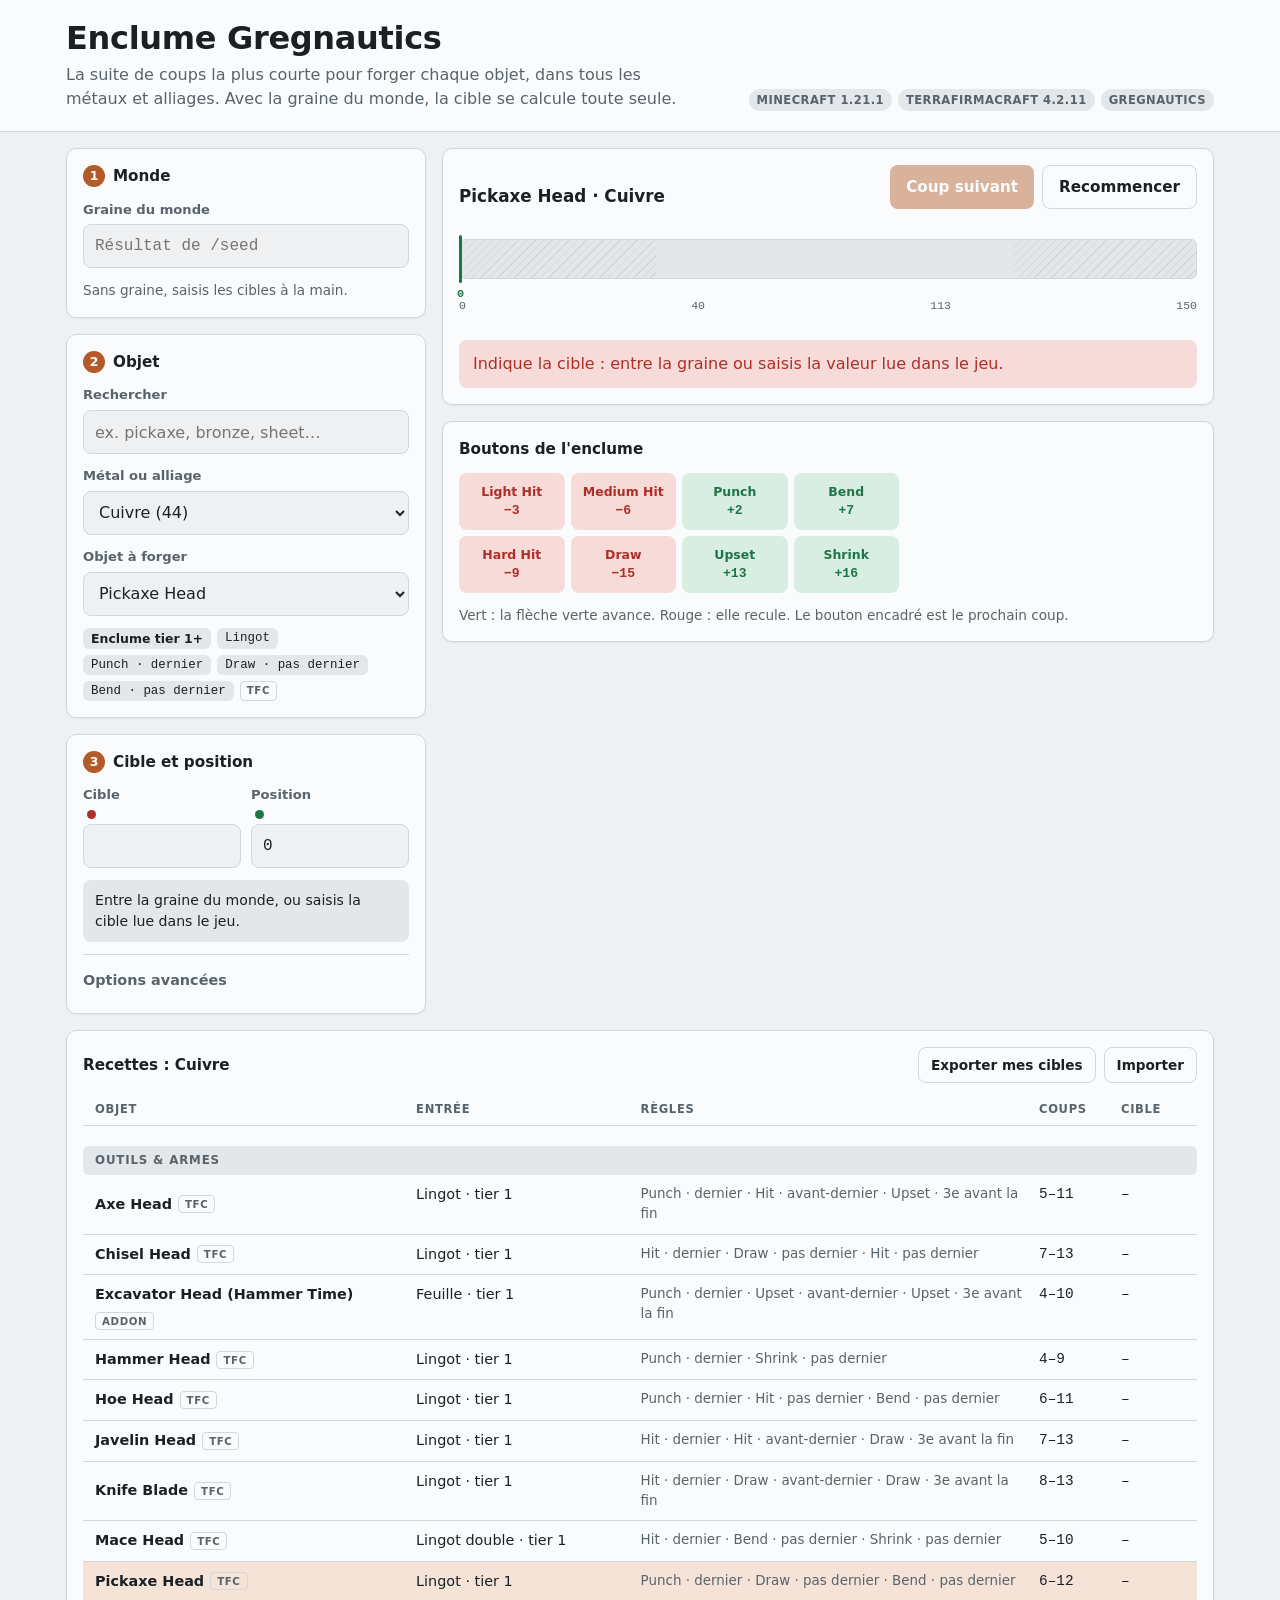
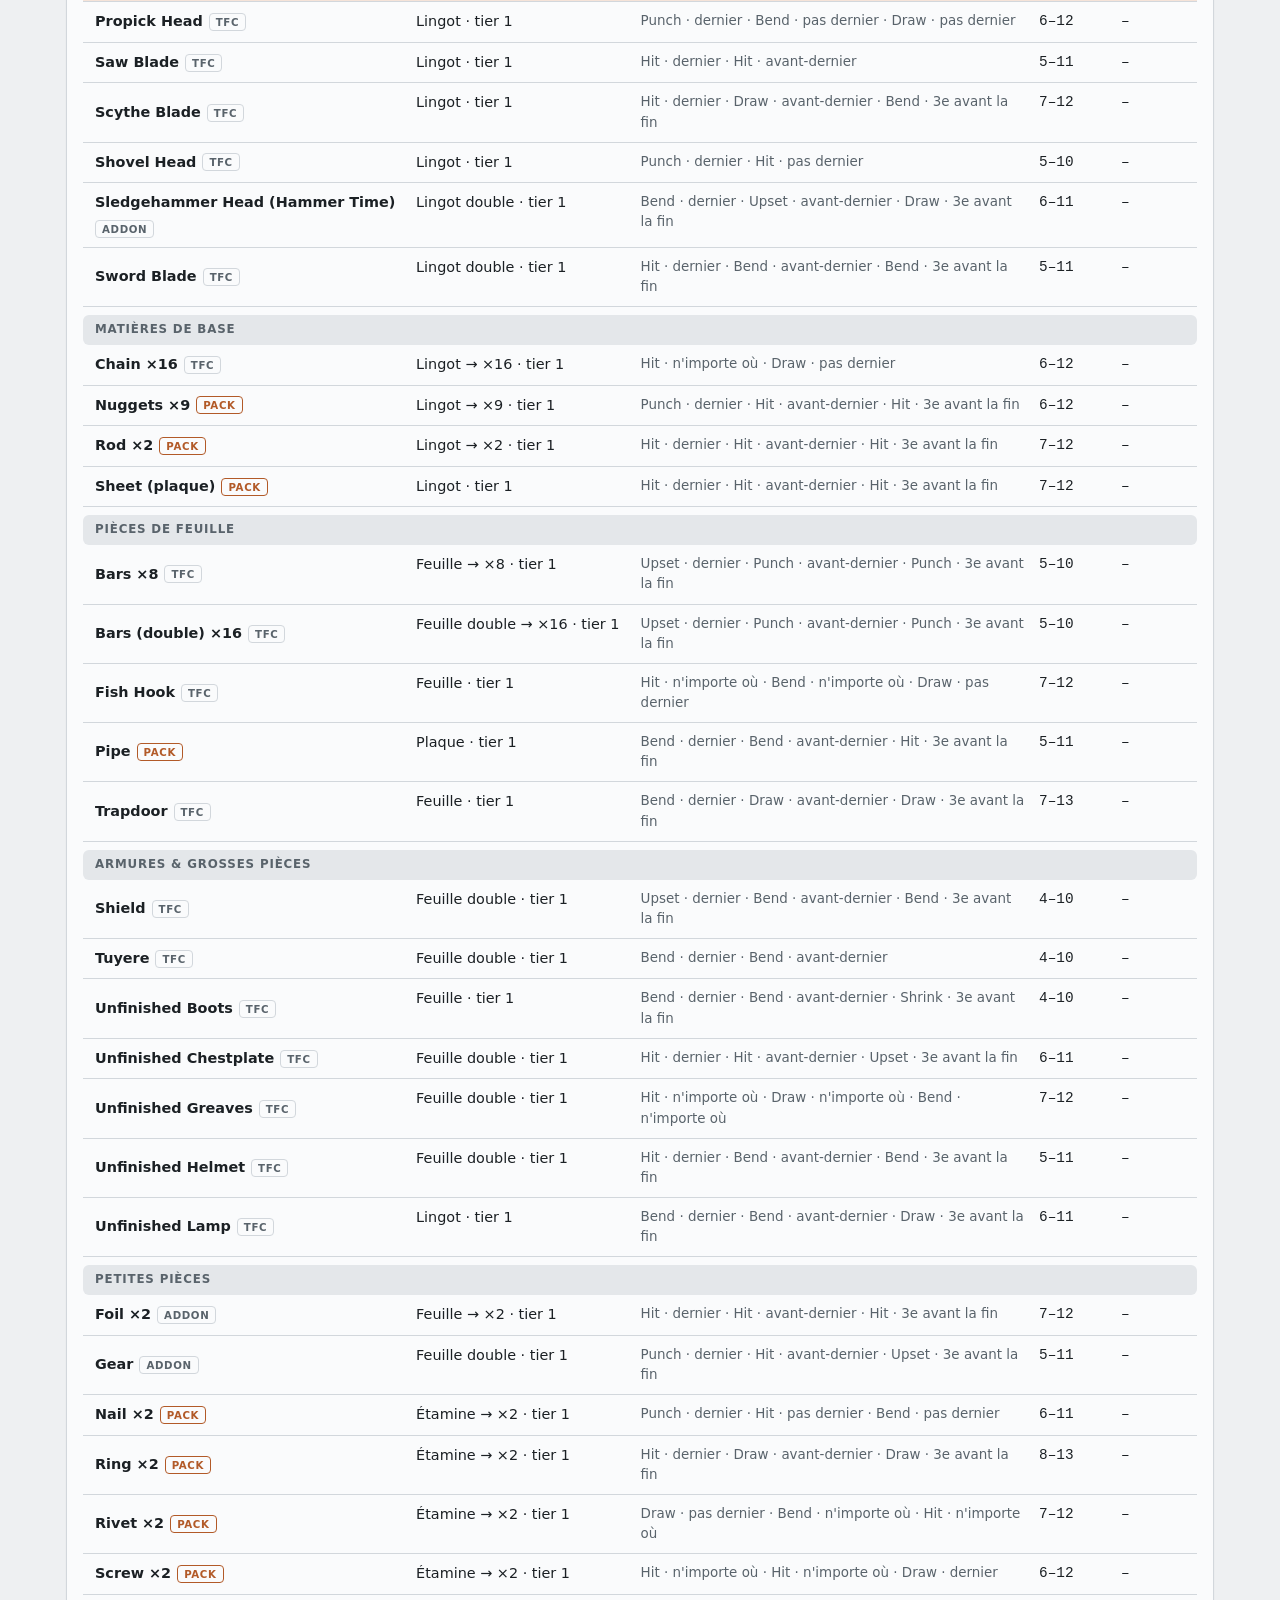
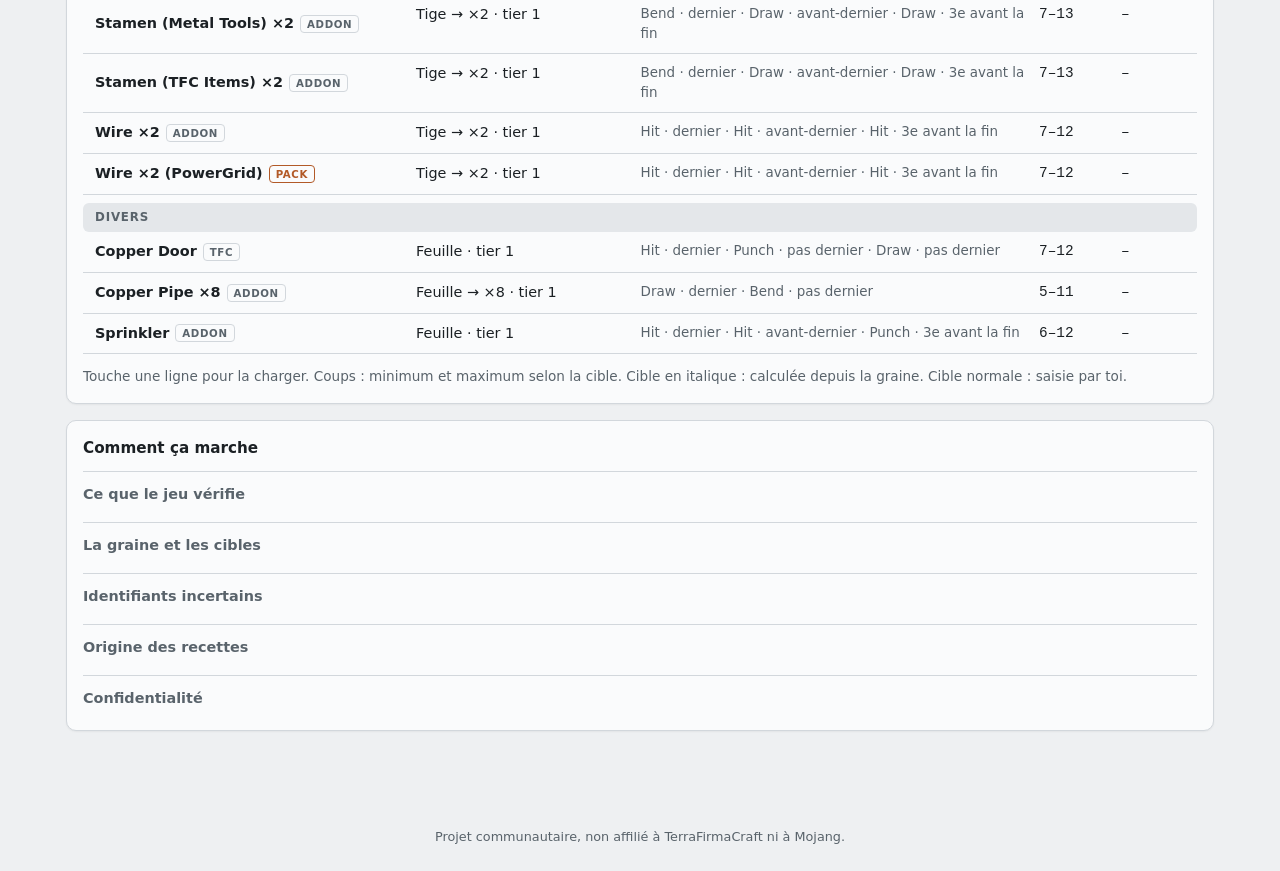
<file: index.html>
<!doctype html>
<html lang="fr">
<head>
<meta charset="utf-8">
<meta http-equiv="Content-Security-Policy" content="default-src 'none'; script-src 'sha256-3DI8mvhgyrDv4e8jlQ5Dl5FwI76dTf72u/x7l6EbR8A='; style-src 'sha256-6a3skwcVI7uVSmTIZd13gYfg9ciqVgvKWnaHYf7mocw='; img-src data:; base-uri 'none'; form-action 'none'; object-src 'none'; require-trusted-types-for 'script'">
<meta name="referrer" content="no-referrer">
<meta name="viewport" content="width=device-width, initial-scale=1, viewport-fit=cover">
<meta name="color-scheme" content="light dark">
<meta name="theme-color" content="#b25a28">
<meta name="description" content="Calculateur d'enclume TerraFirmaCraft pour le modpack Gregnautics : séquence de coups la plus courte et cible calculée depuis la graine du monde.">
<title>Enclume Gregnautics</title>
<link rel="icon" href="data:image/svg+xml,%3Csvg xmlns='http://www.w3.org/2000/svg' viewBox='0 0 32 32'%3E%3Cpath fill='%23b25a28' d='M4 9h20c0 4-3 6-7 6v4h4v4H9v-4h4v-4c-5 0-9-2-9-6z'/%3E%3Crect fill='%23b25a28' x='7' y='25' width='18' height='3' rx='1'/%3E%3C/svg%3E">
<style>:root{
  --bg:#eef0f2; --surface:#fafbfc; --surface2:#e4e7ea; --fg:#1b2024; --muted:#59636b; --line:#d2d7dc;
  --accent:#b25a28; --accent-ink:#fff; --accent-soft:#f5e3d8;
  --pos:#1d7548; --pos-bg:#d8eee2; --neg:#ad2f28; --neg-bg:#f6dbd8; --warn:#8a5a00; --warn-bg:#fbefd2;
  --radius:10px; --shadow:0 1px 2px rgba(0,0,0,.05);
  --font:system-ui,-apple-system,"Segoe UI",Roboto,"Helvetica Neue",Arial,sans-serif;
  --mono:ui-monospace,"SF Mono","Cascadia Mono",Consolas,"Liberation Mono",monospace;
  color-scheme:light;
}
@media (prefers-color-scheme:dark){:root{
  --bg:#121518; --surface:#1b2024; --surface2:#252b30; --fg:#e8ebed; --muted:#9aa5ad; --line:#323a40;
  --accent:#e0874f; --accent-ink:#1b1209; --accent-soft:#3a2416;
  --pos:#6fd09b; --pos-bg:#173326; --neg:#f2918a; --neg-bg:#3d1f1c; --warn:#f0c46a; --warn-bg:#3a2e12;
  --shadow:none; color-scheme:dark}}
*{box-sizing:border-box}
[hidden]{display:none!important}
html{-webkit-text-size-adjust:100%}
body{margin:0;background:var(--bg);color:var(--fg);font:16px/1.5 var(--font)}
.skip{position:absolute;left:-9999px}
.skip:focus{left:12px;top:12px;z-index:10;background:var(--surface);padding:8px 12px;border-radius:6px}
h1,h2,p{margin:0}
code{font-family:var(--mono);font-size:.9em;background:var(--surface2);padding:1px 5px;border-radius:4px}
.top{background:var(--surface);border-bottom:1px solid var(--line)}
.top-in{max-width:1180px;margin:0 auto;padding:20px 16px;display:flex;flex-wrap:wrap;gap:12px 24px;align-items:flex-end;justify-content:space-between}
h1{font-size:clamp(1.5rem,4vw,2rem);line-height:1.15;letter-spacing:-.01em}
.lede{color:var(--muted);max-width:62ch;margin-top:6px}
.badges{display:flex;flex-wrap:wrap;gap:6px}
.badges span{font:600 .72rem var(--font);letter-spacing:.04em;text-transform:uppercase;padding:4px 8px;border-radius:999px;background:var(--surface2);color:var(--muted)}
.wrap{max-width:1180px;margin:0 auto;padding:16px 16px 96px;display:flex;flex-direction:column;gap:16px}
.layout{display:grid;grid-template-columns:minmax(0,360px) minmax(0,1fr);gap:16px;align-items:start}
@media (max-width:860px){.layout{grid-template-columns:minmax(0,1fr)}}
.side,.result{display:flex;flex-direction:column;gap:16px;min-width:0}
.card{background:var(--surface);border:1px solid var(--line);border-radius:var(--radius);box-shadow:var(--shadow);padding:16px;display:flex;flex-direction:column;gap:12px;min-width:0}
.card-t{font-size:.95rem;font-weight:700;display:flex;align-items:center;gap:8px}
.num{display:inline-grid;place-items:center;width:22px;height:22px;border-radius:50%;background:var(--accent);color:var(--accent-ink);font-size:.78rem}
.fld{display:flex;flex-direction:column;gap:5px;font-size:.82rem;font-weight:600;color:var(--muted)}
.dot{display:inline-block;width:9px;height:9px;border-radius:50%;margin-left:4px;vertical-align:middle}
.dot.red{background:var(--neg)} .dot.green{background:var(--pos)}
input,select{font:500 1rem var(--font);color:var(--fg);background:var(--bg);border:1px solid var(--line);border-radius:8px;padding:10px 11px;width:100%;min-width:0;min-height:44px}
input[type=number],#seed,#oidcustom{font-family:var(--mono)}
input:focus-visible,select:focus-visible,button:focus-visible,summary:focus-visible,.row-btn:focus-visible,.filebtn:focus-within{outline:2px solid var(--accent);outline-offset:2px}
.row2{display:grid;grid-template-columns:1fr 1fr;gap:10px}
.row3{display:grid;grid-template-columns:repeat(3,1fr);gap:8px}
@media (max-width:420px){.row3{grid-template-columns:1fr}}
.hint{font-size:.85rem;color:var(--muted)}
.hint.ok{color:var(--pos)} .hint.bad{color:var(--neg)}
.sub{font-size:.82rem;font-weight:700;color:var(--muted);margin-top:4px}
.chips{display:flex;flex-wrap:wrap;gap:6px}
.chip{font:500 .78rem var(--mono);background:var(--surface2);border-radius:6px;padding:3px 8px}
.chip.tier{font-family:var(--font);font-weight:600}
.src{font:700 .64rem var(--font);letter-spacing:.06em;text-transform:uppercase;padding:2px 6px;border-radius:4px;border:1px solid var(--line);color:var(--muted);white-space:nowrap}
.src.pack{border-color:var(--accent);color:var(--accent)}
.results{list-style:none;margin:0;padding:4px;border:1px solid var(--line);border-radius:8px;max-height:260px;overflow:auto;background:var(--bg)}
.results button{all:unset;box-sizing:border-box;display:flex;justify-content:space-between;gap:8px;width:100%;padding:8px 10px;border-radius:6px;cursor:pointer;font-size:.92rem}
.results button:hover,.results button:focus-visible{background:var(--surface2);outline:none}
.results small{color:var(--muted)}
.status{display:flex;flex-direction:column;gap:8px;padding:10px 12px;border-radius:8px;background:var(--surface2);font-size:.88rem}
.status.ok{background:var(--pos-bg);color:var(--pos)}
.status.warn{background:var(--warn-bg);color:var(--warn)}
.status .btn{align-self:flex-start}
details.adv{border-top:1px solid var(--line);padding-top:10px;display:flex;flex-direction:column;gap:10px}
details.adv[open]{display:flex}
details.adv>*:not(summary){margin-top:10px}
summary{cursor:pointer;font-size:.9rem;font-weight:600;color:var(--muted);min-height:32px;display:flex;align-items:center}
.btn{font:600 .95rem var(--font);background:var(--accent);color:var(--accent-ink);border:0;border-radius:8px;padding:10px 16px;min-height:44px;cursor:pointer;display:inline-flex;align-items:center;justify-content:center;gap:6px}
.btn:disabled{opacity:.45;cursor:default}
.btn.ghost{background:transparent;color:var(--fg);border:1px solid var(--line)}
.btn.sm{padding:6px 12px;min-height:36px;font-size:.85rem}
.filebtn{position:relative;overflow:hidden}
.filebtn input{position:absolute;inset:0;opacity:0;cursor:pointer;min-height:0;padding:0}
.actions{display:flex;flex-wrap:wrap;gap:8px}
.res-head{display:flex;flex-wrap:wrap;gap:12px;align-items:flex-end;justify-content:space-between}
.item-title{font-weight:700;font-size:1.05rem}
.count{font-size:2.2rem;font-weight:800;line-height:1.1}
.count small{font-size:.95rem;font-weight:500;color:var(--muted);margin-left:6px}
.barwrap{padding:18px 0 4px}
.bar{position:relative;height:40px;background:var(--surface2);border:1px solid var(--line);border-radius:6px}
.zone{position:absolute;top:0;bottom:0;background:repeating-linear-gradient(135deg,transparent 0 5px,var(--line) 5px 6px)}
.zl{left:0;width:26.667%;border-radius:5px 0 0 5px} .zr{right:0;width:24.667%;border-radius:0 5px 5px 0}
.mk{position:absolute;top:-5px;bottom:-5px;width:3px;margin-left:-1px;border-radius:2px}
.mk span{position:absolute;left:50%;transform:translateX(-50%);font:700 .74rem var(--mono);white-space:nowrap}
.mk.t{background:var(--neg)} .mk.t span{top:-18px;color:var(--neg)}
.mk.c{background:var(--pos);transition:left .25s ease} .mk.c span{bottom:-18px;color:var(--pos)}
.scale{display:flex;justify-content:space-between;font:500 .72rem var(--mono);color:var(--muted);margin-top:20px}
.steps{list-style:none;margin:0;padding:0;display:grid;grid-template-columns:repeat(auto-fill,minmax(190px,1fr));gap:8px}
.step{display:flex;align-items:center;gap:10px;width:100%;text-align:left;background:var(--bg);border:1px solid var(--line);border-radius:8px;padding:9px 10px;min-height:48px;cursor:pointer;color:var(--fg);font:inherit}
.step .n{font:600 .8rem var(--mono);color:var(--muted);min-width:1.6em}
.step .nm{font-weight:600;flex:1;min-width:0}
.step .d{font:700 .85rem var(--mono);padding:2px 7px;border-radius:5px}
.step.pos .d{background:var(--pos-bg);color:var(--pos)} .step.neg .d{background:var(--neg-bg);color:var(--neg)}
.step .at{font:500 .78rem var(--mono);color:var(--muted)}
.step.done{opacity:.45}
.step.done .nm{text-decoration:line-through}
.step.next{border-color:var(--accent);box-shadow:0 0 0 2px var(--accent)}
.msg{padding:12px 14px;border-radius:8px;background:var(--neg-bg);color:var(--neg);font-weight:500}
.grid{display:grid;grid-template-columns:repeat(4,1fr);gap:6px;max-width:440px}
.key{border:2px solid transparent;border-radius:8px;padding:10px 4px;text-align:center;font-weight:700;font-size:.78rem;line-height:1.2}
.key b{display:block;font:700 .82rem var(--mono);margin-top:3px}
.key.pos{background:var(--pos-bg);color:var(--pos)} .key.neg{background:var(--neg-bg);color:var(--neg)}
.key.on{border-color:var(--fg);box-shadow:0 0 0 3px var(--accent)}
.list-head{display:flex;flex-wrap:wrap;gap:10px;align-items:center;justify-content:space-between}
.rows-head,.row-btn{display:grid;grid-template-columns:minmax(0,1.6fr) minmax(0,1.1fr) minmax(0,2fr) 70px 64px;gap:12px;align-items:start}
.rows-head{font-size:.72rem;font-weight:700;letter-spacing:.06em;text-transform:uppercase;color:var(--muted);padding:6px 12px;border-bottom:1px solid var(--line)}
.rows{list-style:none;margin:0;padding:0}
.grp{font-size:.74rem;font-weight:700;letter-spacing:.07em;text-transform:uppercase;color:var(--muted);background:var(--surface2);padding:6px 12px;border-radius:6px;margin-top:8px}
.row-btn{all:unset;box-sizing:border-box;display:grid;grid-template-columns:minmax(0,1.6fr) minmax(0,1.1fr) minmax(0,2fr) 70px 64px;gap:12px;width:100%;padding:9px 12px;border-bottom:1px solid var(--line);cursor:pointer;font-size:.9rem}
.row-btn:hover{background:var(--surface2)}
.row-btn.sel{background:var(--accent-soft)}
.row-btn .nm{font-weight:600;display:flex;flex-wrap:wrap;gap:6px;align-items:center}
.row-btn .ru{color:var(--muted);font-size:.84rem}
.row-btn .mm,.row-btn .tg{font-family:var(--mono)}
.tg.calc{font-style:italic;color:var(--muted)}
.tg.warn{color:var(--warn)}
@media (max-width:700px){
  .rows-head{display:none}
  .row-btn{grid-template-columns:minmax(0,1fr) auto;grid-template-areas:"nm tg" "in mm" "ru ru";gap:2px 12px}
  .row-btn .nm{grid-area:nm} .row-btn .in{grid-area:in;color:var(--muted);font-size:.84rem}
  .row-btn .ru{grid-area:ru} .row-btn .mm{grid-area:mm;text-align:right;font-size:.84rem;color:var(--muted)}
  .row-btn .tg{grid-area:tg;text-align:right;font-weight:700}
  .row-btn .mm::after{content:" coups"}
}
.notes details{border-top:1px solid var(--line);padding-top:6px}
.notes details p{color:var(--muted);font-size:.92rem;margin:6px 0 10px;max-width:80ch}
.notes b{color:var(--fg)}
.nextbar{position:fixed;left:0;right:0;bottom:0;z-index:5;display:flex;align-items:center;gap:12px;padding:10px 16px calc(10px + env(safe-area-inset-bottom));background:var(--surface);border-top:1px solid var(--line);box-shadow:0 -4px 16px rgba(0,0,0,.12)}
.nextbar p{flex:1;min-width:0;font-weight:600}
.nextbar .pos{color:var(--pos)} .nextbar .neg{color:var(--neg)}
@media (min-width:861px){.nextbar{display:none}}
.nextbar[hidden]{display:none}
.foot{text-align:center;color:var(--muted);font-size:.8rem;padding:0 16px 96px}
@media (min-width:861px){.foot{padding-bottom:24px}}
@media (prefers-reduced-motion:reduce){.mk.c{transition:none}}
</style>
</head>
<body>
<a class="skip" href="#app">Aller au calculateur</a>
<header class="top">
  <div class="top-in">
    <div>
      <h1>Enclume Gregnautics</h1>
      <p class="lede">La suite de coups la plus courte pour forger chaque objet, dans tous les métaux et alliages. Avec la graine du monde, la cible se calcule toute seule.</p>
    </div>
    <p class="badges"><span>Minecraft 1.21.1</span><span>TerraFirmaCraft 4.2.11</span><span>Gregnautics</span></p>
  </div>
</header>

<main id="app" class="wrap">
  <div class="layout">
    <aside class="side" aria-label="Réglages">
      <section class="card">
        <h2 class="card-t"><span class="num">1</span>Monde</h2>
        <label class="fld" for="seed">Graine du monde
          <input id="seed" type="text" maxlength="40" autocomplete="off" autocapitalize="off" spellcheck="false" inputmode="numeric" placeholder="Résultat de /seed">
        </label>
        <p class="hint" id="seedinfo"></p>
      </section>

      <section class="card">
        <h2 class="card-t"><span class="num">2</span>Objet</h2>
        <label class="fld" for="search">Rechercher
          <input id="search" type="search" maxlength="40" autocomplete="off" spellcheck="false" placeholder="ex. pickaxe, bronze, sheet…">
        </label>
        <ul id="results" class="results" hidden></ul>
        <label class="fld" for="metal">Métal ou alliage
          <select id="metal"></select>
        </label>
        <label class="fld" for="item">Objet à forger
          <select id="item"></select>
        </label>
        <div id="meta" class="chips" aria-live="polite"></div>
      </section>

      <section class="card">
        <h2 class="card-t"><span class="num">3</span>Cible et position</h2>
        <div class="row2">
          <label class="fld" for="target">Cible <span class="dot red" aria-hidden="true"></span>
            <input id="target" type="number" min="40" max="113" step="1" inputmode="numeric">
          </label>
          <label class="fld" for="cur">Position <span class="dot green" aria-hidden="true"></span>
            <input id="cur" type="number" min="0" max="150" step="1" value="0" inputmode="numeric">
          </label>
        </div>
        <div class="status" id="status" aria-live="polite">
          <p id="statustext"></p>
          <button class="btn ghost sm" id="forget" type="button" hidden>Revenir au calcul</button>
        </div>
        <details class="adv" id="adv">
          <summary>Options avancées</summary>
          <label class="fld" for="oid">Identifiant de l'objet produit
            <select id="oid"></select>
          </label>
          <input id="oidcustom" type="text" maxlength="100" autocomplete="off" autocapitalize="off" spellcheck="false" placeholder="ex. gtceu:copper_plate" aria-label="Identifiant personnalisé" hidden>
          <p class="hint">La cible dépend de cet identifiant. Change-le seulement si la cible calculée ne correspond pas au jeu.</p>
          <p class="sub">Lingot déjà frappé</p>
          <div class="row3">
            <label class="fld" for="h1">Dernier coup <select id="h1"></select></label>
            <label class="fld" for="h2">Avant-dernier <select id="h2"></select></label>
            <label class="fld" for="h3">Avant encore <select id="h3"></select></label>
          </div>
        </details>
      </section>
    </aside>

    <section class="result" aria-label="Séquence de coups">
      <div class="card res-card">
        <div class="res-head">
          <div>
            <p class="item-title" id="itemtitle"></p>
            <p class="count" id="count" aria-live="polite"></p>
          </div>
          <div class="actions">
            <button class="btn" id="next" type="button">Coup suivant</button>
            <button class="btn ghost" id="reset" type="button">Recommencer</button>
          </div>
        </div>
        <div class="barwrap">
          <div class="bar" id="bar" role="img" aria-label="Barre de l'enclume">
            <div class="zone zl"></div><div class="zone zr"></div>
            <div class="mk t" id="mt"><span id="mtl"></span></div>
            <div class="mk c" id="mc"><span id="mcl"></span></div>
          </div>
          <div class="scale" aria-hidden="true"><span>0</span><span>40</span><span>113</span><span>150</span></div>
        </div>
        <ol class="steps" id="steps"></ol>
        <p class="msg" id="msg" hidden></p>
      </div>

      <div class="card">
        <h2 class="card-t">Boutons de l'enclume</h2>
        <div class="grid" id="grid"></div>
        <p class="hint">Vert : la flèche verte avance. Rouge : elle recule. Le bouton encadré est le prochain coup.</p>
      </div>
    </section>
  </div>

  <section class="card list-card" aria-labelledby="tabtitle">
    <div class="list-head">
      <h2 class="card-t" id="tabtitle">Recettes</h2>
      <div class="actions">
        <button class="btn ghost sm" id="export" type="button">Exporter mes cibles</button>
        <label class="btn ghost sm filebtn" for="import">Importer
          <input id="import" type="file" accept="application/json,.json">
        </label>
      </div>
    </div>
    <div class="rows-head" aria-hidden="true"><span>Objet</span><span>Entrée</span><span>Règles</span><span>Coups</span><span>Cible</span></div>
    <ul class="rows" id="rows"></ul>
    <p class="hint">Touche une ligne pour la charger. Coups : minimum et maximum selon la cible. Cible en italique : calculée depuis la graine. Cible normale : saisie par toi.</p>
  </section>

  <section class="card notes">
    <h2 class="card-t">Comment ça marche</h2>
    <details><summary>Ce que le jeu vérifie</summary>
      <p>Après chaque coup, TerraFirmaCraft vérifie deux choses : la flèche verte est exactement sur la flèche rouge, et les trois derniers coups respectent toutes les règles de la recette. Dès que c'est le cas, l'objet sort.</p>
      <p>La barre va de 0 à 150. En sortir détruit le lingot ; le calculateur ne le fait jamais. Light, Medium et Hard Hit comptent tous comme « Hit » pour les règles.</p>
    </details>
    <details><summary>La graine et les cibles</summary>
      <p>La cible d'un objet dépend uniquement de la graine du monde et de l'identifiant de l'objet produit. Elle ne change ni avec l'enclume, ni avec le lingot, ni avec le joueur. La commande <code>/seed</code> donne la graine.</p>
      <p>Si tu saisis une cible vue en jeu, elle remplace le calcul pour cet objet. Si elle diffère du calcul, un avertissement s'affiche : la graine ou l'identifiant est probablement faux.</p>
    </details>
    <details><summary>Identifiants incertains</summary>
      <p>Dans Gregnautics, beaucoup de plaques, tiges, anneaux et vis sortent en objets GregTech. Quand l'identifiant exact ne se lit pas dans les scripts du pack, plusieurs candidats sont proposés dans les options avancées. Celui qui donne la cible vue en jeu est le bon.</p>
    </details>
    <details><summary>Origine des recettes</summary>
      <p><b>TFC</b> : recette de TerraFirmaCraft. <b>Addon</b> : mod ajouté au pack (Firmalife, TFC Items, Hammer Time…). <b>Pack</b> : recette réécrite ou ajoutée par les scripts KubeJS de Gregnautics.</p>
    </details>
    <details><summary>Confidentialité</summary>
      <p>La page fonctionne hors ligne et n'envoie rien sur Internet. La graine et tes cibles restent dans ton navigateur. Utilise « Exporter » puis « Importer » pour les passer d'un appareil à l'autre.</p>
    </details>
  </section>
</main>

<div class="nextbar" id="nextbar" hidden>
  <p id="nexttext"></p>
  <button class="btn" id="next2" type="button">Fait</button>
</div>
<footer class="foot">Projet communautaire, non affilié à TerraFirmaCraft ni à Mojang.</footer>

<script id="data" type="application/json">{"metals":[{"key":"copper","name":"Cuivre","kind":"pur"},{"key":"bismuth","name":"Bismuth","kind":"pur"},{"key":"tin","name":"Étain","kind":"pur"},{"key":"zinc","name":"Zinc","kind":"pur"},{"key":"gold","name":"Or","kind":"pur"},{"key":"silver","name":"Argent","kind":"pur"},{"key":"nickel","name":"Nickel","kind":"pur"},{"key":"lead","name":"Plomb","kind":"pur"},{"key":"aluminum","name":"Aluminium","kind":"pur"},{"key":"chromium","name":"Chrome","kind":"pur"},{"key":"uranium","name":"Uranium","kind":"pur"},{"key":"wrought_iron","name":"Fer forgé","kind":"pur"},{"key":"cast_iron","name":"Fonte","kind":"pur"},{"key":"cobalt","name":"Cobalt","kind":"pur"},{"key":"platinum","name":"Platine","kind":"pur"},{"key":"bronze","name":"Bronze","kind":"all"},{"key":"bismuth_bronze","name":"Bronze au bismuth","kind":"all"},{"key":"black_bronze","name":"Bronze noir","kind":"all"},{"key":"brass","name":"Laiton","kind":"all"},{"key":"rose_gold","name":"Or rose","kind":"all"},{"key":"sterling_silver","name":"Argent sterling","kind":"all"},{"key":"constantan","name":"Constantan","kind":"all"},{"key":"electrum","name":"Électrum","kind":"all"},{"key":"cupronickel","name":"Cupronickel","kind":"all"},{"key":"invar","name":"Invar","kind":"all"},{"key":"cobalt_brass","name":"Laiton au cobalt","kind":"all"},{"key":"steel","name":"Acier","kind":"all"},{"key":"black_steel","name":"Acier noir","kind":"all"},{"key":"blue_steel","name":"Acier bleu","kind":"all"},{"key":"red_steel","name":"Acier rouge","kind":"all"},{"key":"stainless_steel","name":"Acier inoxydable","kind":"all"},{"key":"misc","name":"Divers (sans métal)","kind":"misc"}],"recipes":[{"key":"tfc:anvil/metal/axe_head/copper","metal":"copper","label":"Axe Head","group":"Outils & armes","input":"Lingot","count":1,"rules":["punch_last","hit_second_last","upset_third_last"],"tier":1,"ids":["tfc:metal/axe_head/copper"],"sure":true,"src":"TFC","min":5,"max":11},{"key":"tfc:anvil/metal/chisel_head/copper","metal":"copper","label":"Chisel Head","group":"Outils & armes","input":"Lingot","count":1,"rules":["hit_last","draw_not_last","hit_not_last"],"tier":1,"ids":["tfc:metal/chisel_head/copper"],"sure":true,"src":"TFC","min":7,"max":13},{"key":"tfc_hammer_time:anvil/metal/excavator_head/copper","metal":"copper","label":"Excavator Head (Hammer Time)","group":"Outils & armes","input":"Feuille","count":1,"rules":["punch_last","upset_second_last","upset_third_last"],"tier":1,"ids":["tfc_hammer_time:metal/excavator_head/copper"],"sure":true,"src":"Addon","min":4,"max":10},{"key":"tfc:anvil/metal/hammer_head/copper","metal":"copper","label":"Hammer Head","group":"Outils & armes","input":"Lingot","count":1,"rules":["punch_last","shrink_not_last"],"tier":1,"ids":["tfc:metal/hammer_head/copper"],"sure":true,"src":"TFC","min":4,"max":9},{"key":"tfc:anvil/metal/hoe_head/copper","metal":"copper","label":"Hoe Head","group":"Outils & armes","input":"Lingot","count":1,"rules":["punch_last","hit_not_last","bend_not_last"],"tier":1,"ids":["tfc:metal/hoe_head/copper"],"sure":true,"src":"TFC","min":6,"max":11},{"key":"tfc:anvil/metal/javelin_head/copper","metal":"copper","label":"Javelin Head","group":"Outils & armes","input":"Lingot","count":1,"rules":["hit_last","hit_second_last","draw_third_last"],"tier":1,"ids":["tfc:metal/javelin_head/copper"],"sure":true,"src":"TFC","min":7,"max":13},{"key":"tfc:anvil/metal/knife_blade/copper","metal":"copper","label":"Knife Blade","group":"Outils & armes","input":"Lingot","count":1,"rules":["hit_last","draw_second_last","draw_third_last"],"tier":1,"ids":["tfc:metal/knife_blade/copper"],"sure":true,"src":"TFC","min":8,"max":13},{"key":"tfc:anvil/metal/mace_head/copper","metal":"copper","label":"Mace Head","group":"Outils & armes","input":"Lingot double","count":1,"rules":["hit_last","bend_not_last","shrink_not_last"],"tier":1,"ids":["tfc:metal/mace_head/copper"],"sure":true,"src":"TFC","min":5,"max":10},{"key":"tfc:anvil/metal/pickaxe_head/copper","metal":"copper","label":"Pickaxe Head","group":"Outils & armes","input":"Lingot","count":1,"rules":["punch_last","draw_not_last","bend_not_last"],"tier":1,"ids":["tfc:metal/pickaxe_head/copper"],"sure":true,"src":"TFC","min":6,"max":12},{"key":"tfc:anvil/metal/propick_head/copper","metal":"copper","label":"Propick Head","group":"Outils & armes","input":"Lingot","count":1,"rules":["punch_last","bend_not_last","draw_not_last"],"tier":1,"ids":["tfc:metal/propick_head/copper"],"sure":true,"src":"TFC","min":6,"max":12},{"key":"tfc:anvil/metal/saw_blade/copper","metal":"copper","label":"Saw Blade","group":"Outils & armes","input":"Lingot","count":1,"rules":["hit_last","hit_second_last"],"tier":1,"ids":["tfc:metal/saw_blade/copper"],"sure":true,"src":"TFC","min":5,"max":11},{"key":"tfc:anvil/metal/scythe_blade/copper","metal":"copper","label":"Scythe Blade","group":"Outils & armes","input":"Lingot","count":1,"rules":["hit_last","draw_second_last","bend_third_last"],"tier":1,"ids":["tfc:metal/scythe_blade/copper"],"sure":true,"src":"TFC","min":7,"max":12},{"key":"tfc:anvil/metal/shovel_head/copper","metal":"copper","label":"Shovel Head","group":"Outils & armes","input":"Lingot","count":1,"rules":["punch_last","hit_not_last"],"tier":1,"ids":["tfc:metal/shovel_head/copper"],"sure":true,"src":"TFC","min":5,"max":10},{"key":"tfc_hammer_time:anvil/metal/sledgehammer_head/copper","metal":"copper","label":"Sledgehammer Head (Hammer Time)","group":"Outils & armes","input":"Lingot double","count":1,"rules":["bend_last","upset_second_last","draw_third_last"],"tier":1,"ids":["tfc_hammer_time:metal/sledgehammer_head/copper"],"sure":true,"src":"Addon","min":6,"max":11},{"key":"tfc:anvil/metal/sword_blade/copper","metal":"copper","label":"Sword Blade","group":"Outils & armes","input":"Lingot double","count":1,"rules":["hit_last","bend_second_last","bend_third_last"],"tier":1,"ids":["tfc:metal/sword_blade/copper"],"sure":true,"src":"TFC","min":5,"max":11},{"key":"tfc:anvil/metal/chain/copper","metal":"copper","label":"Chain","group":"Matières de base","input":"Lingot","count":16,"rules":["hit_any","draw_not_last"],"tier":1,"ids":["tfc:metal/chain/copper"],"sure":true,"src":"TFC","min":6,"max":12},{"key":"gregnautics:tfc/anvil/copper_nuggets_from_ingot","metal":"copper","label":"Nuggets ×9","group":"Matières de base","input":"Lingot","count":9,"rules":["punch_last","hit_second_last","hit_third_last"],"tier":1,"ids":["gtceu:copper_nugget"],"sure":true,"src":"Pack","min":6,"max":12},{"key":"tfc:anvil/metal/rod/copper","metal":"copper","label":"Rod","group":"Matières de base","input":"Lingot","count":2,"rules":["hit_last","hit_second_last","hit_third_last"],"tier":1,"ids":["gtceu:copper_rod","tfc:metal/rod/copper"],"sure":false,"src":"Pack","min":7,"max":12},{"key":"tfc:anvil/metal/sheet/copper","metal":"copper","label":"Sheet (plaque)","group":"Matières de base","input":"Lingot","count":1,"rules":["hit_last","hit_second_last","hit_third_last"],"tier":1,"ids":["gtceu:copper_plate","tfc:metal/sheet/copper"],"sure":false,"src":"Pack","min":7,"max":12},{"key":"tfc:anvil/metal/bars/copper","metal":"copper","label":"Bars","group":"Pièces de feuille","input":"Feuille","count":8,"rules":["upset_last","punch_second_last","punch_third_last"],"tier":1,"ids":["tfc:metal/bars/copper"],"sure":true,"src":"TFC","min":5,"max":10},{"key":"tfc:anvil/metal/bars/copper_double","metal":"copper","label":"Bars (double)","group":"Pièces de feuille","input":"Feuille double","count":16,"rules":["upset_last","punch_second_last","punch_third_last"],"tier":1,"ids":["tfc:metal/bars/copper"],"sure":true,"src":"TFC","min":5,"max":10},{"key":"tfc:anvil/metal/fish_hook/copper","metal":"copper","label":"Fish Hook","group":"Pièces de feuille","input":"Feuille","count":1,"rules":["hit_any","bend_any","draw_not_last"],"tier":1,"ids":["tfc:metal/fish_hook/copper"],"sure":true,"src":"TFC","min":7,"max":12},{"key":"gregnautics:tfc/anvil/pipe/create_fluid_pipe","metal":"copper","label":"Pipe","group":"Pièces de feuille","input":"Plaque","count":1,"rules":["bend_last","bend_second_last","hit_third_last"],"tier":1,"ids":["create:fluid_pipe"],"sure":true,"src":"Pack","min":5,"max":11},{"key":"tfc:anvil/metal/trapdoor/copper","metal":"copper","label":"Trapdoor","group":"Pièces de feuille","input":"Feuille","count":1,"rules":["bend_last","draw_second_last","draw_third_last"],"tier":1,"ids":["tfc:metal/trapdoor/copper"],"sure":true,"src":"TFC","min":7,"max":13},{"key":"tfc:anvil/metal/shield/copper","metal":"copper","label":"Shield","group":"Armures & grosses pièces","input":"Feuille double","count":1,"rules":["upset_last","bend_second_last","bend_third_last"],"tier":1,"ids":["tfc:metal/shield/copper"],"sure":true,"src":"TFC","min":4,"max":10},{"key":"tfc:anvil/metal/tuyere/copper","metal":"copper","label":"Tuyere","group":"Armures & grosses pièces","input":"Feuille double","count":1,"rules":["bend_last","bend_second_last"],"tier":1,"ids":["tfc:metal/tuyere/copper"],"sure":true,"src":"TFC","min":4,"max":10},{"key":"tfc:anvil/metal/unfinished_boots/copper","metal":"copper","label":"Unfinished Boots","group":"Armures & grosses pièces","input":"Feuille","count":1,"rules":["bend_last","bend_second_last","shrink_third_last"],"tier":1,"ids":["tfc:metal/unfinished_boots/copper"],"sure":true,"src":"TFC","min":4,"max":10},{"key":"tfc:anvil/metal/unfinished_chestplate/copper","metal":"copper","label":"Unfinished Chestplate","group":"Armures & grosses pièces","input":"Feuille double","count":1,"rules":["hit_last","hit_second_last","upset_third_last"],"tier":1,"ids":["tfc:metal/unfinished_chestplate/copper"],"sure":true,"src":"TFC","min":6,"max":11},{"key":"tfc:anvil/metal/unfinished_greaves/copper","metal":"copper","label":"Unfinished Greaves","group":"Armures & grosses pièces","input":"Feuille double","count":1,"rules":["hit_any","draw_any","bend_any"],"tier":1,"ids":["tfc:metal/unfinished_greaves/copper"],"sure":true,"src":"TFC","min":7,"max":12},{"key":"tfc:anvil/metal/unfinished_helmet/copper","metal":"copper","label":"Unfinished Helmet","group":"Armures & grosses pièces","input":"Feuille double","count":1,"rules":["hit_last","bend_second_last","bend_third_last"],"tier":1,"ids":["tfc:metal/unfinished_helmet/copper"],"sure":true,"src":"TFC","min":5,"max":11},{"key":"tfc:anvil/metal/unfinished_lamp/copper","metal":"copper","label":"Unfinished Lamp","group":"Armures & grosses pièces","input":"Lingot","count":1,"rules":["bend_last","bend_second_last","draw_third_last"],"tier":1,"ids":["tfc:metal/unfinished_lamp/copper"],"sure":true,"src":"TFC","min":6,"max":11},{"key":"tfc_items:anvil/copper_foil","metal":"copper","label":"Foil","group":"Petites pièces","input":"Feuille","count":2,"rules":["hit_last","hit_second_last","hit_third_last"],"tier":1,"ids":["tfc_items:copper_foil"],"sure":true,"src":"Addon","min":7,"max":12},{"key":"tfc_items:anvil/copper_gear","metal":"copper","label":"Gear","group":"Petites pièces","input":"Feuille double","count":1,"rules":["punch_last","hit_second_last","upset_third_last"],"tier":1,"ids":["tfc_items:copper_gear"],"sure":true,"src":"Addon","min":5,"max":11},{"key":"tfc_items:anvil/copper_nail","metal":"copper","label":"Nail ×2","group":"Petites pièces","input":"Étamine","count":2,"rules":["punch_last","hit_not_last","bend_not_last"],"tier":1,"ids":["tfc_items:copper_nail","gtceu:copper_nail"],"sure":false,"src":"Pack","min":6,"max":11},{"key":"tfc_items:anvil/copper_ring","metal":"copper","label":"Ring ×2","group":"Petites pièces","input":"Étamine","count":2,"rules":["hit_last","draw_second_last","draw_third_last"],"tier":1,"ids":["gtceu:copper_ring","tfc_items:copper_ring"],"sure":false,"src":"Pack","min":8,"max":13},{"key":"tfc_items:anvil/copper_rivet","metal":"copper","label":"Rivet ×2","group":"Petites pièces","input":"Étamine","count":2,"rules":["draw_not_last","bend_any","hit_any"],"tier":1,"ids":["tfc_items:copper_rivet","gtceu:copper_rivet"],"sure":false,"src":"Pack","min":7,"max":12},{"key":"tfc_items:anvil/copper_screw","metal":"copper","label":"Screw ×2","group":"Petites pièces","input":"Étamine","count":2,"rules":["hit_any","hit_any","draw_last"],"tier":1,"ids":["gtceu:copper_screw","tfc_items:copper_screw"],"sure":false,"src":"Pack","min":6,"max":12},{"key":"tfc_metal_tools:anvil/copper_stamen","metal":"copper","label":"Stamen (Metal Tools)","group":"Petites pièces","input":"Tige","count":2,"rules":["bend_last","draw_second_last","draw_third_last"],"tier":1,"ids":["tfc_metal_tools:copper_crossguard"],"sure":true,"src":"Addon","min":7,"max":13},{"key":"tfc_items:anvil/copper_stamen","metal":"copper","label":"Stamen (TFC Items)","group":"Petites pièces","input":"Tige","count":2,"rules":["bend_last","draw_second_last","draw_third_last"],"tier":1,"ids":["tfc_items:copper_stamen"],"sure":true,"src":"Addon","min":7,"max":13},{"key":"tfc_items:anvil/copper_wire","metal":"copper","label":"Wire","group":"Petites pièces","input":"Tige","count":2,"rules":["hit_last","hit_second_last","hit_third_last"],"tier":1,"ids":["tfc_items:copper_wire"],"sure":true,"src":"Addon","min":7,"max":12},{"key":"gregnautics:tfc/anvil/copper_wire_from_copper_rod","metal":"copper","label":"Wire ×2 (PowerGrid)","group":"Petites pièces","input":"Tige","count":2,"rules":["hit_last","hit_second_last","hit_third_last"],"tier":1,"ids":["powergrid:wire"],"sure":true,"src":"Pack","min":7,"max":12},{"key":"tfc:anvil/copper_door","metal":"copper","label":"Copper Door","group":"Divers","input":"Feuille","count":1,"rules":["hit_last","punch_not_last","draw_not_last"],"tier":1,"ids":["minecraft:copper_door"],"sure":true,"src":"TFC","min":7,"max":12},{"key":"firmalife:anvil/copper_pipe","metal":"copper","label":"Copper Pipe","group":"Divers","input":"Feuille","count":8,"rules":["draw_last","bend_not_last"],"tier":1,"ids":["firmalife:copper_pipe"],"sure":true,"src":"Addon","min":5,"max":11},{"key":"firmalife:anvil/sprinkler","metal":"copper","label":"Sprinkler","group":"Divers","input":"Feuille","count":1,"rules":["hit_last","hit_second_last","punch_third_last"],"tier":1,"ids":["firmalife:sprinkler"],"sure":true,"src":"Addon","min":6,"max":12},{"key":"gregnautics:tfc/anvil/bismuth_nuggets_from_ingot","metal":"bismuth","label":"Nuggets ×9","group":"Matières de base","input":"Lingot","count":9,"rules":["punch_last","hit_second_last","hit_third_last"],"tier":1,"ids":["gtceu:bismuth_nugget"],"sure":true,"src":"Pack","min":6,"max":12},{"key":"tfc:anvil/metal/rod/bismuth","metal":"bismuth","label":"Rod","group":"Matières de base","input":"Lingot","count":2,"rules":["hit_last","hit_second_last","hit_third_last"],"tier":1,"ids":["gtceu:bismuth_rod","tfc:metal/rod/bismuth"],"sure":false,"src":"Pack","min":7,"max":12},{"key":"tfc:anvil/metal/sheet/bismuth","metal":"bismuth","label":"Sheet (plaque)","group":"Matières de base","input":"Lingot","count":1,"rules":["hit_last","hit_second_last","hit_third_last"],"tier":1,"ids":["gtceu:bismuth_plate","tfc:metal/sheet/bismuth"],"sure":false,"src":"Pack","min":7,"max":12},{"key":"tfc_items:anvil/bismuth_foil","metal":"bismuth","label":"Foil","group":"Petites pièces","input":"Feuille","count":2,"rules":["hit_last","hit_second_last","hit_third_last"],"tier":1,"ids":["tfc_items:bismuth_foil"],"sure":true,"src":"Addon","min":7,"max":12},{"key":"tfc_items:anvil/bismuth_gear","metal":"bismuth","label":"Gear","group":"Petites pièces","input":"Feuille double","count":1,"rules":["punch_last","hit_second_last","upset_third_last"],"tier":1,"ids":["tfc_items:bismuth_gear"],"sure":true,"src":"Addon","min":5,"max":11},{"key":"tfc_items:anvil/bismuth_nail","metal":"bismuth","label":"Nail ×2","group":"Petites pièces","input":"Étamine","count":2,"rules":["punch_last","hit_not_last","bend_not_last"],"tier":1,"ids":["tfc_items:bismuth_nail","gtceu:bismuth_nail"],"sure":false,"src":"Pack","min":6,"max":11},{"key":"tfc_items:anvil/bismuth_ring","metal":"bismuth","label":"Ring ×2","group":"Petites pièces","input":"Étamine","count":2,"rules":["hit_last","draw_second_last","draw_third_last"],"tier":1,"ids":["gtceu:bismuth_ring","tfc_items:bismuth_ring"],"sure":false,"src":"Pack","min":8,"max":13},{"key":"tfc_items:anvil/bismuth_rivet","metal":"bismuth","label":"Rivet ×2","group":"Petites pièces","input":"Étamine","count":2,"rules":["draw_not_last","bend_any","hit_any"],"tier":1,"ids":["tfc_items:bismuth_rivet","gtceu:bismuth_rivet"],"sure":false,"src":"Pack","min":7,"max":12},{"key":"tfc_items:anvil/bismuth_screw","metal":"bismuth","label":"Screw ×2","group":"Petites pièces","input":"Étamine","count":2,"rules":["hit_any","hit_any","draw_last"],"tier":1,"ids":["gtceu:bismuth_screw","tfc_items:bismuth_screw"],"sure":false,"src":"Pack","min":6,"max":12},{"key":"tfc_items:anvil/bismuth_stamen","metal":"bismuth","label":"Stamen","group":"Petites pièces","input":"Tige","count":2,"rules":["bend_last","draw_second_last","draw_third_last"],"tier":1,"ids":["tfc_items:bismuth_stamen"],"sure":true,"src":"Addon","min":7,"max":13},{"key":"tfc_items:anvil/bismuth_wire","metal":"bismuth","label":"Wire","group":"Petites pièces","input":"Tige","count":2,"rules":["hit_last","hit_second_last","hit_third_last"],"tier":1,"ids":["tfc_items:bismuth_wire"],"sure":true,"src":"Addon","min":7,"max":12},{"key":"gregnautics:tfc/anvil/tin_nuggets_from_ingot","metal":"tin","label":"Nuggets ×9","group":"Matières de base","input":"Lingot","count":9,"rules":["punch_last","hit_second_last","hit_third_last"],"tier":1,"ids":["gtceu:tin_nugget"],"sure":true,"src":"Pack","min":6,"max":12},{"key":"tfc:anvil/metal/rod/tin","metal":"tin","label":"Rod","group":"Matières de base","input":"Lingot","count":2,"rules":["hit_last","hit_second_last","hit_third_last"],"tier":1,"ids":["gtceu:tin_rod","tfc:metal/rod/tin"],"sure":false,"src":"Pack","min":7,"max":12},{"key":"tfc:anvil/metal/sheet/tin","metal":"tin","label":"Sheet (plaque)","group":"Matières de base","input":"Lingot","count":1,"rules":["hit_last","hit_second_last","hit_third_last"],"tier":1,"ids":["gtceu:tin_plate","tfc:metal/sheet/tin"],"sure":false,"src":"Pack","min":7,"max":12},{"key":"tfc_items:anvil/tin_foil","metal":"tin","label":"Foil","group":"Petites pièces","input":"Feuille","count":2,"rules":["hit_last","hit_second_last","hit_third_last"],"tier":1,"ids":["tfc_items:tin_foil"],"sure":true,"src":"Addon","min":7,"max":12},{"key":"tfc_items:anvil/tin_gear","metal":"tin","label":"Gear","group":"Petites pièces","input":"Feuille double","count":1,"rules":["punch_last","hit_second_last","upset_third_last"],"tier":1,"ids":["tfc_items:tin_gear"],"sure":true,"src":"Addon","min":5,"max":11},{"key":"tfc_items:anvil/tin_nail","metal":"tin","label":"Nail ×2","group":"Petites pièces","input":"Étamine","count":2,"rules":["punch_last","hit_not_last","bend_not_last"],"tier":1,"ids":["tfc_items:tin_nail","gtceu:tin_nail"],"sure":false,"src":"Pack","min":6,"max":11},{"key":"tfc_items:anvil/tin_ring","metal":"tin","label":"Ring ×2","group":"Petites pièces","input":"Étamine","count":2,"rules":["hit_last","draw_second_last","draw_third_last"],"tier":1,"ids":["gtceu:tin_ring","tfc_items:tin_ring"],"sure":false,"src":"Pack","min":8,"max":13},{"key":"tfc_items:anvil/tin_rivet","metal":"tin","label":"Rivet ×2","group":"Petites pièces","input":"Étamine","count":2,"rules":["draw_not_last","bend_any","hit_any"],"tier":1,"ids":["tfc_items:tin_rivet","gtceu:tin_rivet"],"sure":false,"src":"Pack","min":7,"max":12},{"key":"tfc_items:anvil/tin_screw","metal":"tin","label":"Screw ×2","group":"Petites pièces","input":"Étamine","count":2,"rules":["hit_any","hit_any","draw_last"],"tier":1,"ids":["gtceu:tin_screw","tfc_items:tin_screw"],"sure":false,"src":"Pack","min":6,"max":12},{"key":"tfc_items:anvil/tin_stamen","metal":"tin","label":"Stamen","group":"Petites pièces","input":"Tige","count":2,"rules":["bend_last","draw_second_last","draw_third_last"],"tier":1,"ids":["tfc_items:tin_stamen"],"sure":true,"src":"Addon","min":7,"max":13},{"key":"tfc_items:anvil/tin_wire","metal":"tin","label":"Wire","group":"Petites pièces","input":"Tige","count":2,"rules":["hit_last","hit_second_last","hit_third_last"],"tier":1,"ids":["tfc_items:tin_wire"],"sure":true,"src":"Addon","min":7,"max":12},{"key":"tfc:anvil/jar_lid","metal":"tin","label":"Jar Lid","group":"Divers","input":"Lingot","count":16,"rules":["hit_last","hit_second_last","punch_third_last"],"tier":null,"ids":["tfc:jar_lid"],"sure":true,"src":"TFC","min":6,"max":12},{"key":"gregnautics:tfc/anvil/zinc_nuggets_from_ingot","metal":"zinc","label":"Nuggets ×9","group":"Matières de base","input":"Lingot","count":9,"rules":["punch_last","hit_second_last","hit_third_last"],"tier":1,"ids":["gtceu:zinc_nugget"],"sure":true,"src":"Pack","min":6,"max":12},{"key":"tfc:anvil/metal/rod/zinc","metal":"zinc","label":"Rod","group":"Matières de base","input":"Lingot","count":2,"rules":["hit_last","hit_second_last","hit_third_last"],"tier":1,"ids":["gtceu:zinc_rod","tfc:metal/rod/zinc"],"sure":false,"src":"Pack","min":7,"max":12},{"key":"tfc:anvil/metal/sheet/zinc","metal":"zinc","label":"Sheet (plaque)","group":"Matières de base","input":"Lingot","count":1,"rules":["hit_last","hit_second_last","hit_third_last"],"tier":1,"ids":["gtceu:zinc_plate","tfc:metal/sheet/zinc"],"sure":false,"src":"Pack","min":7,"max":12},{"key":"tfc_items:anvil/zinc_foil","metal":"zinc","label":"Foil","group":"Petites pièces","input":"Feuille","count":2,"rules":["hit_last","hit_second_last","hit_third_last"],"tier":1,"ids":["tfc_items:zinc_foil"],"sure":true,"src":"Addon","min":7,"max":12},{"key":"tfc_items:anvil/zinc_gear","metal":"zinc","label":"Gear","group":"Petites pièces","input":"Feuille double","count":1,"rules":["punch_last","hit_second_last","upset_third_last"],"tier":1,"ids":["tfc_items:zinc_gear"],"sure":true,"src":"Addon","min":5,"max":11},{"key":"tfc_items:anvil/zinc_nail","metal":"zinc","label":"Nail ×2","group":"Petites pièces","input":"Étamine","count":2,"rules":["punch_last","hit_not_last","bend_not_last"],"tier":1,"ids":["tfc_items:zinc_nail","gtceu:zinc_nail"],"sure":false,"src":"Pack","min":6,"max":11},{"key":"tfc_items:anvil/zinc_ring","metal":"zinc","label":"Ring ×2","group":"Petites pièces","input":"Étamine","count":2,"rules":["hit_last","draw_second_last","draw_third_last"],"tier":1,"ids":["gtceu:zinc_ring","tfc_items:zinc_ring"],"sure":false,"src":"Pack","min":8,"max":13},{"key":"tfc_items:anvil/zinc_rivet","metal":"zinc","label":"Rivet ×2","group":"Petites pièces","input":"Étamine","count":2,"rules":["draw_not_last","bend_any","hit_any"],"tier":1,"ids":["tfc_items:zinc_rivet","gtceu:zinc_rivet"],"sure":false,"src":"Pack","min":7,"max":12},{"key":"tfc_items:anvil/zinc_screw","metal":"zinc","label":"Screw ×2","group":"Petites pièces","input":"Étamine","count":2,"rules":["hit_any","hit_any","draw_last"],"tier":1,"ids":["gtceu:zinc_screw","tfc_items:zinc_screw"],"sure":false,"src":"Pack","min":6,"max":12},{"key":"tfc_items:anvil/zinc_stamen","metal":"zinc","label":"Stamen","group":"Petites pièces","input":"Tige","count":2,"rules":["bend_last","draw_second_last","draw_third_last"],"tier":1,"ids":["tfc_items:zinc_stamen"],"sure":true,"src":"Addon","min":7,"max":13},{"key":"tfc_items:anvil/zinc_wire","metal":"zinc","label":"Wire","group":"Petites pièces","input":"Tige","count":2,"rules":["hit_last","hit_second_last","hit_third_last"],"tier":1,"ids":["tfc_items:zinc_wire"],"sure":true,"src":"Addon","min":7,"max":12},{"key":"gregnautics:tfc/anvil/gold_nuggets_from_ingot","metal":"gold","label":"Nuggets ×9","group":"Matières de base","input":"Lingot","count":9,"rules":["punch_last","hit_second_last","hit_third_last"],"tier":1,"ids":["minecraft:gold_nugget"],"sure":true,"src":"Pack","min":6,"max":12},{"key":"tfc:anvil/metal/rod/gold","metal":"gold","label":"Rod","group":"Matières de base","input":"Lingot","count":2,"rules":["hit_last","hit_second_last","hit_third_last"],"tier":1,"ids":["gtceu:gold_rod","tfc:metal/rod/gold"],"sure":false,"src":"Pack","min":7,"max":12},{"key":"tfc:anvil/metal/sheet/gold","metal":"gold","label":"Sheet (plaque)","group":"Matières de base","input":"Lingot","count":1,"rules":["hit_last","hit_second_last","hit_third_last"],"tier":1,"ids":["gtceu:gold_plate","tfc:metal/sheet/gold"],"sure":false,"src":"Pack","min":7,"max":12},{"key":"tfc_items:anvil/gold_foil","metal":"gold","label":"Foil","group":"Petites pièces","input":"Feuille","count":2,"rules":["hit_last","hit_second_last","hit_third_last"],"tier":1,"ids":["tfc_items:gold_foil"],"sure":true,"src":"Addon","min":7,"max":12},{"key":"tfc_items:anvil/gold_gear","metal":"gold","label":"Gear","group":"Petites pièces","input":"Feuille double","count":1,"rules":["punch_last","hit_second_last","upset_third_last"],"tier":1,"ids":["tfc_items:gold_gear"],"sure":true,"src":"Addon","min":5,"max":11},{"key":"tfc_items:anvil/gold_nail","metal":"gold","label":"Nail ×2","group":"Petites pièces","input":"Étamine","count":2,"rules":["punch_last","hit_not_last","bend_not_last"],"tier":1,"ids":["tfc_items:gold_nail","gtceu:gold_nail"],"sure":false,"src":"Pack","min":6,"max":11},{"key":"tfc_items:anvil/gold_ring","metal":"gold","label":"Ring ×2","group":"Petites pièces","input":"Étamine","count":2,"rules":["hit_last","draw_second_last","draw_third_last"],"tier":1,"ids":["gtceu:gold_ring","tfc_items:gold_ring"],"sure":false,"src":"Pack","min":8,"max":13},{"key":"tfc_items:anvil/gold_rivet","metal":"gold","label":"Rivet ×2","group":"Petites pièces","input":"Étamine","count":2,"rules":["draw_not_last","bend_any","hit_any"],"tier":1,"ids":["tfc_items:gold_rivet","gtceu:gold_rivet"],"sure":false,"src":"Pack","min":7,"max":12},{"key":"tfc_items:anvil/gold_screw","metal":"gold","label":"Screw ×2","group":"Petites pièces","input":"Étamine","count":2,"rules":["hit_any","hit_any","draw_last"],"tier":1,"ids":["gtceu:gold_screw","tfc_items:gold_screw"],"sure":false,"src":"Pack","min":6,"max":12},{"key":"tfc_items:anvil/gold_stamen","metal":"gold","label":"Stamen","group":"Petites pièces","input":"Tige","count":2,"rules":["bend_last","draw_second_last","draw_third_last"],"tier":1,"ids":["tfc_items:gold_stamen"],"sure":true,"src":"Addon","min":7,"max":13},{"key":"tfc_items:anvil/gold_wire","metal":"gold","label":"Wire","group":"Petites pièces","input":"Tige","count":2,"rules":["hit_last","hit_second_last","hit_third_last"],"tier":1,"ids":["tfc_items:gold_wire"],"sure":true,"src":"Addon","min":7,"max":12},{"key":"gregnautics:tfc/anvil/gold_wire_from_gold_rod","metal":"gold","label":"Wire ×2 (PowerGrid)","group":"Petites pièces","input":"Tige","count":2,"rules":["hit_last","hit_second_last","hit_third_last"],"tier":1,"ids":["powergrid:golden_wire"],"sure":true,"src":"Pack","min":7,"max":12},{"key":"gregnautics:tfc/anvil/silver_nuggets_from_ingot","metal":"silver","label":"Nuggets ×9","group":"Matières de base","input":"Lingot","count":9,"rules":["punch_last","hit_second_last","hit_third_last"],"tier":1,"ids":["gtceu:silver_nugget"],"sure":true,"src":"Pack","min":6,"max":12},{"key":"tfc:anvil/metal/rod/silver","metal":"silver","label":"Rod","group":"Matières de base","input":"Lingot","count":2,"rules":["hit_last","hit_second_last","hit_third_last"],"tier":1,"ids":["gtceu:silver_rod","tfc:metal/rod/silver"],"sure":false,"src":"Pack","min":7,"max":12},{"key":"tfc:anvil/metal/sheet/silver","metal":"silver","label":"Sheet (plaque)","group":"Matières de base","input":"Lingot","count":1,"rules":["hit_last","hit_second_last","hit_third_last"],"tier":1,"ids":["gtceu:silver_plate","tfc:metal/sheet/silver"],"sure":false,"src":"Pack","min":7,"max":12},{"key":"tfc_items:anvil/silver_foil","metal":"silver","label":"Foil","group":"Petites pièces","input":"Feuille","count":2,"rules":["hit_last","hit_second_last","hit_third_last"],"tier":1,"ids":["tfc_items:silver_foil"],"sure":true,"src":"Addon","min":7,"max":12},{"key":"tfc_items:anvil/silver_gear","metal":"silver","label":"Gear","group":"Petites pièces","input":"Feuille double","count":1,"rules":["punch_last","hit_second_last","upset_third_last"],"tier":1,"ids":["tfc_items:silver_gear"],"sure":true,"src":"Addon","min":5,"max":11},{"key":"tfc_items:anvil/silver_nail","metal":"silver","label":"Nail ×2","group":"Petites pièces","input":"Étamine","count":2,"rules":["punch_last","hit_not_last","bend_not_last"],"tier":1,"ids":["tfc_items:silver_nail","gtceu:silver_nail"],"sure":false,"src":"Pack","min":6,"max":11},{"key":"tfc_items:anvil/silver_ring","metal":"silver","label":"Ring ×2","group":"Petites pièces","input":"Étamine","count":2,"rules":["hit_last","draw_second_last","draw_third_last"],"tier":1,"ids":["gtceu:silver_ring","tfc_items:silver_ring"],"sure":false,"src":"Pack","min":8,"max":13},{"key":"tfc_items:anvil/silver_rivet","metal":"silver","label":"Rivet ×2","group":"Petites pièces","input":"Étamine","count":2,"rules":["draw_not_last","bend_any","hit_any"],"tier":1,"ids":["tfc_items:silver_rivet","gtceu:silver_rivet"],"sure":false,"src":"Pack","min":7,"max":12},{"key":"tfc_items:anvil/silver_screw","metal":"silver","label":"Screw ×2","group":"Petites pièces","input":"Étamine","count":2,"rules":["hit_any","hit_any","draw_last"],"tier":1,"ids":["gtceu:silver_screw","tfc_items:silver_screw"],"sure":false,"src":"Pack","min":6,"max":12},{"key":"tfc_items:anvil/silver_stamen","metal":"silver","label":"Stamen","group":"Petites pièces","input":"Tige","count":2,"rules":["bend_last","draw_second_last","draw_third_last"],"tier":1,"ids":["tfc_items:silver_stamen"],"sure":true,"src":"Addon","min":7,"max":13},{"key":"tfc_items:anvil/silver_wire","metal":"silver","label":"Wire","group":"Petites pièces","input":"Tige","count":2,"rules":["hit_last","hit_second_last","hit_third_last"],"tier":1,"ids":["tfc_items:silver_wire"],"sure":true,"src":"Addon","min":7,"max":12},{"key":"gregnautics:tfc/anvil/nickel_nuggets_from_ingot","metal":"nickel","label":"Nuggets ×9","group":"Matières de base","input":"Lingot","count":9,"rules":["punch_last","hit_second_last","hit_third_last"],"tier":1,"ids":["gtceu:nickel_nugget"],"sure":true,"src":"Pack","min":6,"max":12},{"key":"tfc:anvil/metal/rod/nickel","metal":"nickel","label":"Rod","group":"Matières de base","input":"Lingot","count":2,"rules":["hit_last","hit_second_last","hit_third_last"],"tier":1,"ids":["gtceu:nickel_rod","tfc:metal/rod/nickel"],"sure":false,"src":"Pack","min":7,"max":12},{"key":"tfc:anvil/metal/sheet/nickel","metal":"nickel","label":"Sheet (plaque)","group":"Matières de base","input":"Lingot","count":1,"rules":["hit_last","hit_second_last","hit_third_last"],"tier":1,"ids":["gtceu:nickel_plate","tfc:metal/sheet/nickel"],"sure":false,"src":"Pack","min":7,"max":12},{"key":"tfc_items:anvil/nickel_foil","metal":"nickel","label":"Foil","group":"Petites pièces","input":"Feuille","count":2,"rules":["hit_last","hit_second_last","hit_third_last"],"tier":1,"ids":["tfc_items:nickel_foil"],"sure":true,"src":"Addon","min":7,"max":12},{"key":"tfc_items:anvil/nickel_gear","metal":"nickel","label":"Gear","group":"Petites pièces","input":"Feuille double","count":1,"rules":["punch_last","hit_second_last","upset_third_last"],"tier":1,"ids":["tfc_items:nickel_gear"],"sure":true,"src":"Addon","min":5,"max":11},{"key":"tfc_items:anvil/nickel_nail","metal":"nickel","label":"Nail ×2","group":"Petites pièces","input":"Étamine","count":2,"rules":["punch_last","hit_not_last","bend_not_last"],"tier":1,"ids":["tfc_items:nickel_nail","gtceu:nickel_nail"],"sure":false,"src":"Pack","min":6,"max":11},{"key":"tfc_items:anvil/nickel_ring","metal":"nickel","label":"Ring ×2","group":"Petites pièces","input":"Étamine","count":2,"rules":["hit_last","draw_second_last","draw_third_last"],"tier":1,"ids":["gtceu:nickel_ring","tfc_items:nickel_ring"],"sure":false,"src":"Pack","min":8,"max":13},{"key":"tfc_items:anvil/nickel_rivet","metal":"nickel","label":"Rivet ×2","group":"Petites pièces","input":"Étamine","count":2,"rules":["draw_not_last","bend_any","hit_any"],"tier":1,"ids":["tfc_items:nickel_rivet","gtceu:nickel_rivet"],"sure":false,"src":"Pack","min":7,"max":12},{"key":"tfc_items:anvil/nickel_screw","metal":"nickel","label":"Screw ×2","group":"Petites pièces","input":"Étamine","count":2,"rules":["hit_any","hit_any","draw_last"],"tier":1,"ids":["gtceu:nickel_screw","tfc_items:nickel_screw"],"sure":false,"src":"Pack","min":6,"max":12},{"key":"tfc_items:anvil/nickel_stamen","metal":"nickel","label":"Stamen","group":"Petites pièces","input":"Tige","count":2,"rules":["bend_last","draw_second_last","draw_third_last"],"tier":1,"ids":["tfc_items:nickel_stamen"],"sure":true,"src":"Addon","min":7,"max":13},{"key":"tfc_items:anvil/nickel_wire","metal":"nickel","label":"Wire","group":"Petites pièces","input":"Tige","count":2,"rules":["hit_last","hit_second_last","hit_third_last"],"tier":1,"ids":["tfc_items:nickel_wire"],"sure":true,"src":"Addon","min":7,"max":12},{"key":"gregnautics:tfc/anvil/lead_nuggets_from_ingot","metal":"lead","label":"Nuggets ×9","group":"Matières de base","input":"Lingot","count":9,"rules":["punch_last","hit_second_last","hit_third_last"],"tier":1,"ids":["gtceu:lead_nugget"],"sure":true,"src":"Pack","min":6,"max":12},{"key":"tfc_items:anvil/lead_rod","metal":"lead","label":"Rod","group":"Matières de base","input":"Lingot","count":2,"rules":["hit_last","hit_second_last","hit_third_last"],"tier":2,"ids":["tfc_items:lead_rod"],"sure":true,"src":"Addon","min":7,"max":12},{"key":"tfc_items:anvil/lead_foil","metal":"lead","label":"Foil","group":"Petites pièces","input":"Feuille","count":2,"rules":["hit_last","hit_second_last","hit_third_last"],"tier":2,"ids":["tfc_items:lead_foil"],"sure":true,"src":"Addon","min":7,"max":12},{"key":"tfc_items:anvil/lead_gear","metal":"lead","label":"Gear","group":"Petites pièces","input":"Feuille double","count":1,"rules":["punch_last","hit_second_last","upset_third_last"],"tier":2,"ids":["tfc_items:lead_gear"],"sure":true,"src":"Addon","min":5,"max":11},{"key":"tfc_items:anvil/lead_nail","metal":"lead","label":"Nail","group":"Petites pièces","input":"Étamine","count":5,"rules":["punch_last","hit_not_last","bend_not_last"],"tier":2,"ids":["tfc_items:lead_nail"],"sure":true,"src":"Addon","min":6,"max":11},{"key":"tfc_items:anvil/lead_ring","metal":"lead","label":"Ring","group":"Petites pièces","input":"Étamine","count":2,"rules":["hit_last","draw_second_last","draw_third_last"],"tier":2,"ids":["tfc_items:lead_ring"],"sure":true,"src":"Addon","min":8,"max":13},{"key":"tfc_items:anvil/lead_rivet","metal":"lead","label":"Rivet","group":"Petites pièces","input":"Étamine","count":5,"rules":["draw_not_last","bend_any","hit_any"],"tier":2,"ids":["tfc_items:lead_rivet"],"sure":true,"src":"Addon","min":7,"max":12},{"key":"tfc_items:anvil/lead_screw","metal":"lead","label":"Screw","group":"Petites pièces","input":"Étamine","count":5,"rules":["hit_any","hit_any","draw_last"],"tier":2,"ids":["tfc_items:lead_screw"],"sure":true,"src":"Addon","min":6,"max":12},{"key":"tfc_items:anvil/lead_stamen","metal":"lead","label":"Stamen","group":"Petites pièces","input":"Tige","count":2,"rules":["bend_last","draw_second_last","draw_third_last"],"tier":2,"ids":["tfc_items:lead_stamen"],"sure":true,"src":"Addon","min":7,"max":13},{"key":"tfc_items:anvil/lead_wire","metal":"lead","label":"Wire","group":"Petites pièces","input":"Tige","count":2,"rules":["hit_last","hit_second_last","hit_third_last"],"tier":2,"ids":["tfc_items:lead_wire"],"sure":true,"src":"Addon","min":7,"max":12},{"key":"gregnautics:tfc/anvil/aluminium_nuggets_from_ingot","metal":"aluminum","label":"Nuggets ×9","group":"Matières de base","input":"Lingot","count":9,"rules":["punch_last","hit_second_last","hit_third_last"],"tier":2,"ids":["gtceu:aluminium_nugget"],"sure":true,"src":"Pack","min":6,"max":12},{"key":"tfc_items:anvil/aluminum_rod","metal":"aluminum","label":"Rod","group":"Matières de base","input":"Lingot","count":2,"rules":["hit_last","hit_second_last","hit_third_last"],"tier":1,"ids":["tfc_items:aluminum_rod"],"sure":true,"src":"Addon","min":7,"max":12},{"key":"gregnautics:tfc/anvil/pipe/tfmg_aluminum_pipe","metal":"aluminum","label":"Pipe","group":"Pièces de feuille","input":"Plaque","count":1,"rules":["bend_last","bend_second_last","hit_third_last"],"tier":2,"ids":["tfmg:aluminum_pipe"],"sure":true,"src":"Pack","min":5,"max":11},{"key":"tfc_items:anvil/aluminum_foil","metal":"aluminum","label":"Foil","group":"Petites pièces","input":"Feuille","count":2,"rules":["hit_last","hit_second_last","hit_third_last"],"tier":1,"ids":["tfc_items:aluminum_foil"],"sure":true,"src":"Addon","min":7,"max":12},{"key":"tfc_items:anvil/aluminum_gear","metal":"aluminum","label":"Gear","group":"Petites pièces","input":"Feuille double","count":1,"rules":["punch_last","hit_second_last","upset_third_last"],"tier":1,"ids":["tfc_items:aluminum_gear"],"sure":true,"src":"Addon","min":5,"max":11},{"key":"tfc_items:anvil/aluminum_nail","metal":"aluminum","label":"Nail","group":"Petites pièces","input":"Étamine","count":5,"rules":["punch_last","hit_not_last","bend_not_last"],"tier":1,"ids":["tfc_items:aluminum_nail"],"sure":true,"src":"Addon","min":6,"max":11},{"key":"tfc_items:anvil/aluminum_ring","metal":"aluminum","label":"Ring","group":"Petites pièces","input":"Étamine","count":2,"rules":["hit_last","draw_second_last","draw_third_last"],"tier":1,"ids":["tfc_items:aluminum_ring"],"sure":true,"src":"Addon","min":8,"max":13},{"key":"tfc_items:anvil/aluminum_rivet","metal":"aluminum","label":"Rivet","group":"Petites pièces","input":"Étamine","count":5,"rules":["draw_not_last","bend_any","hit_any"],"tier":1,"ids":["tfc_items:aluminum_rivet"],"sure":true,"src":"Addon","min":7,"max":12},{"key":"tfc_items:anvil/aluminum_screw","metal":"aluminum","label":"Screw","group":"Petites pièces","input":"Étamine","count":5,"rules":["hit_any","hit_any","draw_last"],"tier":1,"ids":["tfc_items:aluminum_screw"],"sure":true,"src":"Addon","min":6,"max":12},{"key":"tfc_items:anvil/aluminum_stamen","metal":"aluminum","label":"Stamen","group":"Petites pièces","input":"Tige","count":2,"rules":["bend_last","draw_second_last","draw_third_last"],"tier":1,"ids":["tfc_items:aluminum_stamen"],"sure":true,"src":"Addon","min":7,"max":13},{"key":"tfc_items:anvil/aluminum_wire","metal":"aluminum","label":"Wire","group":"Petites pièces","input":"Tige","count":2,"rules":["hit_last","hit_second_last","hit_third_last"],"tier":1,"ids":["tfc_items:aluminum_wire"],"sure":true,"src":"Addon","min":7,"max":12},{"key":"tfc_cans:anvil/empty_aluminum_can","metal":"aluminum","label":"Empty Aluminum Can","group":"Divers","input":"tfc_ie_addon:metal/sheet/aluminum","count":64,"rules":["punch_not_last","punch_not_last","punch_last"],"tier":3,"ids":["tfc_cans:empty_aluminum_can"],"sure":true,"src":"Addon","min":5,"max":10},{"key":"firmalife:anvil/metal/rod/chromium","metal":"chromium","label":"Rod","group":"Matières de base","input":"Lingot","count":2,"rules":["bend_last","draw_second_last","draw_third_last"],"tier":4,"ids":["gtceu:chromium_rod"],"sure":true,"src":"Pack","min":7,"max":13},{"key":"firmalife:anvil/metal/sheet/chromium","metal":"chromium","label":"Sheet (plaque)","group":"Matières de base","input":"Lingot double","count":1,"rules":["hit_last","hit_second_last","hit_third_last"],"tier":4,"ids":["gtceu:chromium_plate"],"sure":true,"src":"Pack","min":7,"max":12},{"key":"tfc_items:anvil/chromium_foil","metal":"chromium","label":"Foil","group":"Petites pièces","input":"Feuille","count":2,"rules":["hit_last","hit_second_last","hit_third_last"],"tier":4,"ids":["tfc_items:chromium_foil"],"sure":true,"src":"Addon","min":7,"max":12},{"key":"tfc_items:anvil/chromium_gear","metal":"chromium","label":"Gear","group":"Petites pièces","input":"Feuille double","count":1,"rules":["punch_last","hit_second_last","upset_third_last"],"tier":4,"ids":["tfc_items:chromium_gear"],"sure":true,"src":"Addon","min":5,"max":11},{"key":"tfc_items:anvil/chromium_nail","metal":"chromium","label":"Nail ×2","group":"Petites pièces","input":"Étamine","count":2,"rules":["punch_last","hit_not_last","bend_not_last"],"tier":4,"ids":["tfc_items:chromium_nail","gtceu:chromium_nail"],"sure":false,"src":"Pack","min":6,"max":11},{"key":"tfc_items:anvil/chromium_ring","metal":"chromium","label":"Ring ×2","group":"Petites pièces","input":"Étamine","count":2,"rules":["hit_last","draw_second_last","draw_third_last"],"tier":4,"ids":["gtceu:chromium_ring","tfc_items:chromium_ring"],"sure":false,"src":"Pack","min":8,"max":13},{"key":"tfc_items:anvil/chromium_rivet","metal":"chromium","label":"Rivet ×2","group":"Petites pièces","input":"Étamine","count":2,"rules":["draw_not_last","bend_any","hit_any"],"tier":4,"ids":["tfc_items:chromium_rivet","gtceu:chromium_rivet"],"sure":false,"src":"Pack","min":7,"max":12},{"key":"tfc_items:anvil/chromium_screw","metal":"chromium","label":"Screw ×2","group":"Petites pièces","input":"Étamine","count":2,"rules":["hit_any","hit_any","draw_last"],"tier":4,"ids":["gtceu:chromium_screw","tfc_items:chromium_screw"],"sure":false,"src":"Pack","min":6,"max":12},{"key":"tfc_items:anvil/chromium_stamen","metal":"chromium","label":"Stamen","group":"Petites pièces","input":"Tige","count":2,"rules":["bend_last","draw_second_last","draw_third_last"],"tier":4,"ids":["tfc_items:chromium_stamen"],"sure":true,"src":"Addon","min":7,"max":13},{"key":"tfc_items:anvil/chromium_wire","metal":"chromium","label":"Wire","group":"Petites pièces","input":"Tige","count":2,"rules":["hit_last","hit_second_last","hit_third_last"],"tier":4,"ids":["tfc_items:chromium_wire"],"sure":true,"src":"Addon","min":7,"max":12},{"key":"tfc_items:anvil/uranium_rod","metal":"uranium","label":"Rod","group":"Matières de base","input":"Lingot","count":2,"rules":["hit_last","hit_second_last","hit_third_last"],"tier":3,"ids":["tfc_items:uranium_rod"],"sure":true,"src":"Addon","min":7,"max":12},{"key":"tfc_items:anvil/uranium_foil","metal":"uranium","label":"Foil","group":"Petites pièces","input":"Feuille","count":2,"rules":["hit_last","hit_second_last","hit_third_last"],"tier":3,"ids":["tfc_items:uranium_foil"],"sure":true,"src":"Addon","min":7,"max":12},{"key":"tfc_items:anvil/uranium_gear","metal":"uranium","label":"Gear","group":"Petites pièces","input":"Feuille double","count":1,"rules":["punch_last","hit_second_last","upset_third_last"],"tier":3,"ids":["tfc_items:uranium_gear"],"sure":true,"src":"Addon","min":5,"max":11},{"key":"tfc_items:anvil/uranium_nail","metal":"uranium","label":"Nail ×2","group":"Petites pièces","input":"Étamine","count":2,"rules":["punch_last","hit_not_last","bend_not_last"],"tier":3,"ids":["tfc_items:uranium_nail","gtceu:uranium_nail"],"sure":false,"src":"Pack","min":6,"max":11},{"key":"tfc_items:anvil/uranium_ring","metal":"uranium","label":"Ring ×2","group":"Petites pièces","input":"Étamine","count":2,"rules":["hit_last","draw_second_last","draw_third_last"],"tier":3,"ids":["gtceu:uranium_ring","tfc_items:uranium_ring"],"sure":false,"src":"Pack","min":8,"max":13},{"key":"tfc_items:anvil/uranium_rivet","metal":"uranium","label":"Rivet ×2","group":"Petites pièces","input":"Étamine","count":2,"rules":["draw_not_last","bend_any","hit_any"],"tier":3,"ids":["tfc_items:uranium_rivet","gtceu:uranium_rivet"],"sure":false,"src":"Pack","min":7,"max":12},{"key":"tfc_items:anvil/uranium_screw","metal":"uranium","label":"Screw ×2","group":"Petites pièces","input":"Étamine","count":2,"rules":["hit_any","hit_any","draw_last"],"tier":3,"ids":["gtceu:uranium_screw","tfc_items:uranium_screw"],"sure":false,"src":"Pack","min":6,"max":12},{"key":"tfc_items:anvil/uranium_stamen","metal":"uranium","label":"Stamen","group":"Petites pièces","input":"Tige","count":2,"rules":["bend_last","draw_second_last","draw_third_last"],"tier":3,"ids":["tfc_items:uranium_stamen"],"sure":true,"src":"Addon","min":7,"max":13},{"key":"tfc_items:anvil/uranium_wire","metal":"uranium","label":"Wire","group":"Petites pièces","input":"Tige","count":2,"rules":["hit_last","hit_second_last","hit_third_last"],"tier":3,"ids":["tfc_items:uranium_wire"],"sure":true,"src":"Addon","min":7,"max":12},{"key":"tfc:anvil/metal/axe_head/wrought_iron","metal":"wrought_iron","label":"Axe Head","group":"Outils & armes","input":"Lingot","count":1,"rules":["punch_last","hit_second_last","upset_third_last"],"tier":3,"ids":["tfc:metal/axe_head/wrought_iron"],"sure":true,"src":"TFC","min":5,"max":11},{"key":"tfc:anvil/metal/chisel_head/wrought_iron","metal":"wrought_iron","label":"Chisel Head","group":"Outils & armes","input":"Lingot","count":1,"rules":["hit_last","draw_not_last","hit_not_last"],"tier":3,"ids":["tfc:metal/chisel_head/wrought_iron"],"sure":true,"src":"TFC","min":7,"max":13},{"key":"tfc_hammer_time:anvil/metal/excavator_head/wrought_iron","metal":"wrought_iron","label":"Excavator Head (Hammer Time)","group":"Outils & armes","input":"Feuille","count":1,"rules":["bend_last","upset_second_last","draw_third_last"],"tier":3,"ids":["tfc_hammer_time:metal/excavator_head/wrought_iron"],"sure":true,"src":"Addon","min":6,"max":11},{"key":"tfc:anvil/metal/hammer_head/wrought_iron","metal":"wrought_iron","label":"Hammer Head","group":"Outils & armes","input":"Lingot","count":1,"rules":["punch_last","shrink_not_last"],"tier":3,"ids":["tfc:metal/hammer_head/wrought_iron"],"sure":true,"src":"TFC","min":4,"max":9},{"key":"tfc:anvil/metal/hoe_head/wrought_iron","metal":"wrought_iron","label":"Hoe Head","group":"Outils & armes","input":"Lingot","count":1,"rules":["punch_last","hit_not_last","bend_not_last"],"tier":3,"ids":["tfc:metal/hoe_head/wrought_iron"],"sure":true,"src":"TFC","min":6,"max":11},{"key":"tfc:anvil/metal/javelin_head/wrought_iron","metal":"wrought_iron","label":"Javelin Head","group":"Outils & armes","input":"Lingot","count":1,"rules":["hit_last","hit_second_last","draw_third_last"],"tier":3,"ids":["tfc:metal/javelin_head/wrought_iron"],"sure":true,"src":"TFC","min":7,"max":13},{"key":"tfc:anvil/metal/knife_blade/wrought_iron","metal":"wrought_iron","label":"Knife Blade","group":"Outils & armes","input":"Lingot","count":1,"rules":["hit_last","draw_second_last","draw_third_last"],"tier":3,"ids":["tfc:metal/knife_blade/wrought_iron"],"sure":true,"src":"TFC","min":8,"max":13},{"key":"tfc:anvil/metal/mace_head/wrought_iron","metal":"wrought_iron","label":"Mace Head","group":"Outils & armes","input":"Lingot double","count":1,"rules":["hit_last","bend_not_last","shrink_not_last"],"tier":3,"ids":["tfc:metal/mace_head/wrought_iron"],"sure":true,"src":"TFC","min":5,"max":10},{"key":"tfc:anvil/metal/pickaxe_head/wrought_iron","metal":"wrought_iron","label":"Pickaxe Head","group":"Outils & armes","input":"Lingot","count":1,"rules":["punch_last","draw_not_last","bend_not_last"],"tier":3,"ids":["tfc:metal/pickaxe_head/wrought_iron"],"sure":true,"src":"TFC","min":6,"max":12},{"key":"tfc:anvil/metal/propick_head/wrought_iron","metal":"wrought_iron","label":"Propick Head","group":"Outils & armes","input":"Lingot","count":1,"rules":["punch_last","bend_not_last","draw_not_last"],"tier":3,"ids":["tfc:metal/propick_head/wrought_iron"],"sure":true,"src":"TFC","min":6,"max":12},{"key":"tfc:anvil/metal/saw_blade/wrought_iron","metal":"wrought_iron","label":"Saw Blade","group":"Outils & armes","input":"Lingot","count":1,"rules":["hit_last","hit_second_last"],"tier":3,"ids":["tfc:metal/saw_blade/wrought_iron"],"sure":true,"src":"TFC","min":5,"max":11},{"key":"tfc:anvil/metal/scythe_blade/wrought_iron","metal":"wrought_iron","label":"Scythe Blade","group":"Outils & armes","input":"Lingot","count":1,"rules":["hit_last","draw_second_last","bend_third_last"],"tier":3,"ids":["tfc:metal/scythe_blade/wrought_iron"],"sure":true,"src":"TFC","min":7,"max":12},{"key":"tfc:anvil/metal/shovel_head/wrought_iron","metal":"wrought_iron","label":"Shovel Head","group":"Outils & armes","input":"Lingot","count":1,"rules":["punch_last","hit_not_last"],"tier":3,"ids":["tfc:metal/shovel_head/wrought_iron"],"sure":true,"src":"TFC","min":5,"max":10},{"key":"tfc_hammer_time:anvil/metal/sledgehammer_head/wrought_iron","metal":"wrought_iron","label":"Sledgehammer Head (Hammer Time)","group":"Outils & armes","input":"Lingot double","count":1,"rules":["punch_last","upset_second_last","upset_third_last"],"tier":3,"ids":["tfc_hammer_time:metal/sledgehammer_head/wrought_iron"],"sure":true,"src":"Addon","min":4,"max":10},{"key":"tfc:anvil/metal/sword_blade/wrought_iron","metal":"wrought_iron","label":"Sword Blade","group":"Outils & armes","input":"Lingot double","count":1,"rules":["hit_last","bend_second_last","bend_third_last"],"tier":3,"ids":["tfc:metal/sword_blade/wrought_iron"],"sure":true,"src":"TFC","min":5,"max":11},{"key":"tfc:anvil/metal/chain/wrought_iron","metal":"wrought_iron","label":"Chain","group":"Matières de base","input":"Lingot","count":16,"rules":["hit_any","draw_not_last"],"tier":3,"ids":["tfc:metal/chain/wrought_iron"],"sure":true,"src":"TFC","min":6,"max":12},{"key":"tfc:anvil/metal/ingot/wrought_iron","metal":"wrought_iron","label":"Ingot ← tfc:refined_iron_bloom","group":"Matières de base","input":"tfc:refined_iron_bloom","count":1,"rules":["hit_last","hit_second_last","hit_third_last"],"tier":2,"ids":["tfc:metal/ingot/wrought_iron"],"sure":true,"src":"TFC","min":7,"max":12},{"key":"gregnautics:tfc/anvil/wrought_iron_nuggets_from_ingot","metal":"wrought_iron","label":"Nuggets ×9","group":"Matières de base","input":"Lingot","count":9,"rules":["punch_last","hit_second_last","hit_third_last"],"tier":3,"ids":["gtceu:wrought_iron_nugget"],"sure":true,"src":"Pack","min":6,"max":12},{"key":"tfc:anvil/metal/rod/wrought_iron","metal":"wrought_iron","label":"Rod","group":"Matières de base","input":"Lingot","count":2,"rules":["hit_last","hit_second_last","hit_third_last"],"tier":3,"ids":["gtceu:wrought_iron_rod","tfc:metal/rod/wrought_iron"],"sure":false,"src":"Pack","min":7,"max":12},{"key":"tfc:anvil/metal/sheet/wrought_iron","metal":"wrought_iron","label":"Sheet (plaque)","group":"Matières de base","input":"Lingot","count":1,"rules":["hit_last","hit_second_last","hit_third_last"],"tier":3,"ids":["gtceu:wrought_iron_plate","tfc:metal/sheet/wrought_iron"],"sure":false,"src":"Pack","min":7,"max":12},{"key":"tfc:anvil/metal/bars/wrought_iron","metal":"wrought_iron","label":"Bars","group":"Pièces de feuille","input":"Feuille","count":8,"rules":["upset_last","punch_second_last","punch_third_last"],"tier":3,"ids":["tfc:metal/bars/wrought_iron"],"sure":true,"src":"TFC","min":5,"max":10},{"key":"tfc:anvil/metal/bars/wrought_iron_double","metal":"wrought_iron","label":"Bars (double)","group":"Pièces de feuille","input":"Feuille double","count":16,"rules":["upset_last","punch_second_last","punch_third_last"],"tier":3,"ids":["tfc:metal/bars/wrought_iron"],"sure":true,"src":"TFC","min":5,"max":10},{"key":"tfc:anvil/metal/fish_hook/wrought_iron","metal":"wrought_iron","label":"Fish Hook","group":"Pièces de feuille","input":"Feuille","count":1,"rules":["hit_any","bend_any","draw_not_last"],"tier":3,"ids":["tfc:metal/fish_hook/wrought_iron"],"sure":true,"src":"TFC","min":7,"max":12},{"key":"tfc:anvil/metal/trapdoor/wrought_iron","metal":"wrought_iron","label":"Trapdoor","group":"Pièces de feuille","input":"Feuille","count":1,"rules":["bend_last","draw_second_last","draw_third_last"],"tier":3,"ids":["tfc:metal/trapdoor/wrought_iron"],"sure":true,"src":"TFC","min":7,"max":13},{"key":"tfc:anvil/metal/shield/wrought_iron","metal":"wrought_iron","label":"Shield","group":"Armures & grosses pièces","input":"Feuille double","count":1,"rules":["upset_last","bend_second_last","bend_third_last"],"tier":3,"ids":["tfc:metal/shield/wrought_iron"],"sure":true,"src":"TFC","min":4,"max":10},{"key":"tfc:anvil/metal/tuyere/wrought_iron","metal":"wrought_iron","label":"Tuyere","group":"Armures & grosses pièces","input":"Feuille double","count":1,"rules":["bend_last","bend_second_last"],"tier":3,"ids":["tfc:metal/tuyere/wrought_iron"],"sure":true,"src":"TFC","min":4,"max":10},{"key":"tfc:anvil/metal/unfinished_boots/wrought_iron","metal":"wrought_iron","label":"Unfinished Boots","group":"Armures & grosses pièces","input":"Feuille","count":1,"rules":["bend_last","bend_second_last","shrink_third_last"],"tier":3,"ids":["tfc:metal/unfinished_boots/wrought_iron"],"sure":true,"src":"TFC","min":4,"max":10},{"key":"tfc:anvil/metal/unfinished_chestplate/wrought_iron","metal":"wrought_iron","label":"Unfinished Chestplate","group":"Armures & grosses pièces","input":"Feuille double","count":1,"rules":["hit_last","hit_second_last","upset_third_last"],"tier":3,"ids":["tfc:metal/unfinished_chestplate/wrought_iron"],"sure":true,"src":"TFC","min":6,"max":11},{"key":"tfc:anvil/metal/unfinished_greaves/wrought_iron","metal":"wrought_iron","label":"Unfinished Greaves","group":"Armures & grosses pièces","input":"Feuille double","count":1,"rules":["hit_any","draw_any","bend_any"],"tier":3,"ids":["tfc:metal/unfinished_greaves/wrought_iron"],"sure":true,"src":"TFC","min":7,"max":12},{"key":"tfc:anvil/metal/unfinished_helmet/wrought_iron","metal":"wrought_iron","label":"Unfinished Helmet","group":"Armures & grosses pièces","input":"Feuille double","count":1,"rules":["hit_last","bend_second_last","bend_third_last"],"tier":3,"ids":["tfc:metal/unfinished_helmet/wrought_iron"],"sure":true,"src":"TFC","min":5,"max":11},{"key":"tfc:anvil/metal/unfinished_lamp/wrought_iron","metal":"wrought_iron","label":"Unfinished Lamp","group":"Armures & grosses pièces","input":"Lingot","count":1,"rules":["bend_last","bend_second_last","draw_third_last"],"tier":3,"ids":["tfc:metal/unfinished_lamp/wrought_iron"],"sure":true,"src":"TFC","min":6,"max":11},{"key":"tfc_items:anvil/wrought_iron_foil","metal":"wrought_iron","label":"Foil","group":"Petites pièces","input":"Feuille","count":2,"rules":["hit_last","hit_second_last","hit_third_last"],"tier":3,"ids":["tfc_items:wrought_iron_foil"],"sure":true,"src":"Addon","min":7,"max":12},{"key":"tfc_items:anvil/wrought_iron_gear","metal":"wrought_iron","label":"Gear","group":"Petites pièces","input":"Feuille double","count":1,"rules":["punch_last","hit_second_last","upset_third_last"],"tier":3,"ids":["tfc_items:wrought_iron_gear"],"sure":true,"src":"Addon","min":5,"max":11},{"key":"tfc_items:anvil/wrought_iron_nail","metal":"wrought_iron","label":"Nail ×2","group":"Petites pièces","input":"Étamine","count":2,"rules":["punch_last","hit_not_last","bend_not_last"],"tier":3,"ids":["tfc_items:wrought_iron_nail","gtceu:wrought_iron_nail"],"sure":false,"src":"Pack","min":6,"max":11},{"key":"tfc_items:anvil/wrought_iron_ring","metal":"wrought_iron","label":"Ring ×2","group":"Petites pièces","input":"Étamine","count":2,"rules":["hit_last","draw_second_last","draw_third_last"],"tier":3,"ids":["gtceu:wrought_iron_ring","tfc_items:wrought_iron_ring"],"sure":false,"src":"Pack","min":8,"max":13},{"key":"tfc_items:anvil/wrought_iron_rivet","metal":"wrought_iron","label":"Rivet ×2","group":"Petites pièces","input":"Étamine","count":2,"rules":["draw_not_last","bend_any","hit_any"],"tier":3,"ids":["tfc_items:wrought_iron_rivet","gtceu:wrought_iron_rivet"],"sure":false,"src":"Pack","min":7,"max":12},{"key":"tfc_items:anvil/wrought_iron_screw","metal":"wrought_iron","label":"Screw ×2","group":"Petites pièces","input":"Étamine","count":2,"rules":["hit_any","hit_any","draw_last"],"tier":3,"ids":["gtceu:wrought_iron_screw","tfc_items:wrought_iron_screw"],"sure":false,"src":"Pack","min":6,"max":12},{"key":"tfc_metal_tools:anvil/wrought_iron_stamen","metal":"wrought_iron","label":"Stamen (Metal Tools)","group":"Petites pièces","input":"Tige","count":2,"rules":["bend_last","draw_second_last","draw_third_last"],"tier":3,"ids":["tfc_metal_tools:wrought_iron_crossguard"],"sure":true,"src":"Addon","min":7,"max":13},{"key":"tfc_items:anvil/wrought_iron_stamen","metal":"wrought_iron","label":"Stamen (TFC Items)","group":"Petites pièces","input":"Tige","count":2,"rules":["bend_last","draw_second_last","draw_third_last"],"tier":3,"ids":["tfc_items:wrought_iron_stamen"],"sure":true,"src":"Addon","min":7,"max":13},{"key":"tfc_items:anvil/wrought_iron_wire","metal":"wrought_iron","label":"Wire","group":"Petites pièces","input":"Tige","count":2,"rules":["hit_last","hit_second_last","hit_third_last"],"tier":3,"ids":["tfc_items:wrought_iron_wire"],"sure":true,"src":"Addon","min":7,"max":12},{"key":"gregnautics:tfc/anvil/iron_wire_from_iron_rod","metal":"wrought_iron","label":"Wire ×2 (PowerGrid, fer)","group":"Petites pièces","input":"Tige","count":2,"rules":["hit_last","hit_second_last","hit_third_last"],"tier":3,"ids":["powergrid:iron_wire"],"sure":true,"src":"Pack","min":7,"max":12},{"key":"tfc_items:anvil/arrow_head","metal":"wrought_iron","label":"Arrow Head","group":"Divers","input":"Tige","count":5,"rules":["upset_third_last","hit_second_last","punch_last"],"tier":3,"ids":["tfc_items:iron_arrow_head"],"sure":true,"src":"Addon","min":5,"max":11},{"key":"tfc:anvil/iron_door","metal":"wrought_iron","label":"Iron Door","group":"Divers","input":"Feuille","count":1,"rules":["hit_last","punch_not_last","draw_not_last"],"tier":3,"ids":["minecraft:iron_door"],"sure":true,"src":"TFC","min":7,"max":12},{"key":"tfc:anvil/minecart_wrought_iron","metal":"wrought_iron","label":"Minecart Wrought Iron","group":"Divers","input":"Feuille double","count":1,"rules":["hit_not_last","hit_not_last","bend_last"],"tier":3,"ids":["minecraft:minecart"],"sure":true,"src":"TFC","min":5,"max":10},{"key":"tfc_items:anvil/needle_metal","metal":"wrought_iron","label":"Needle Metal","group":"Divers","input":"tfc_items:wrought_iron_nail","count":1,"rules":["punch_last","hit_not_last","bend_not_last"],"tier":3,"ids":["tfc_items:needle_metal"],"sure":true,"src":"Addon","min":6,"max":11},{"key":"tfc:anvil/wrought_iron_grill","metal":"wrought_iron","label":"Wrought Iron Grill","group":"Divers","input":"Feuille double","count":1,"rules":["punch_last","draw_any","punch_not_last"],"tier":3,"ids":["tfc:wrought_iron_grill"],"sure":true,"src":"TFC","min":7,"max":12},{"key":"tfc:anvil/metal/rod/cast_iron","metal":"cast_iron","label":"Rod","group":"Matières de base","input":"Lingot","count":2,"rules":["hit_last","hit_second_last","hit_third_last"],"tier":1,"ids":["gtceu:cast_iron_rod","tfc:metal/rod/cast_iron"],"sure":false,"src":"Pack","min":7,"max":12},{"key":"tfc:anvil/metal/sheet/cast_iron","metal":"cast_iron","label":"Sheet (plaque)","group":"Matières de base","input":"Lingot","count":1,"rules":["hit_last","hit_second_last","hit_third_last"],"tier":1,"ids":["gtceu:cast_iron_plate","tfc:metal/sheet/cast_iron"],"sure":false,"src":"Pack","min":7,"max":12},{"key":"gregnautics:tfc/anvil/pipe/tfmg_cast_iron_pipe","metal":"cast_iron","label":"Pipe","group":"Pièces de feuille","input":"Plaque","count":1,"rules":["bend_last","bend_second_last","hit_third_last"],"tier":3,"ids":["tfmg:cast_iron_pipe"],"sure":true,"src":"Pack","min":5,"max":11},{"key":"tfc_items:anvil/cast_iron_foil","metal":"cast_iron","label":"Foil","group":"Petites pièces","input":"Feuille","count":2,"rules":["hit_last","hit_second_last","hit_third_last"],"tier":1,"ids":["tfc_items:cast_iron_foil"],"sure":true,"src":"Addon","min":7,"max":12},{"key":"tfc_items:anvil/cast_iron_gear","metal":"cast_iron","label":"Gear","group":"Petites pièces","input":"Feuille double","count":1,"rules":["punch_last","hit_second_last","upset_third_last"],"tier":1,"ids":["tfc_items:cast_iron_gear"],"sure":true,"src":"Addon","min":5,"max":11},{"key":"tfc_items:anvil/cast_iron_nail","metal":"cast_iron","label":"Nail ×2","group":"Petites pièces","input":"Étamine","count":2,"rules":["punch_last","hit_not_last","bend_not_last"],"tier":1,"ids":["tfc_items:cast_iron_nail","gtceu:cast_iron_nail"],"sure":false,"src":"Pack","min":6,"max":11},{"key":"tfc_items:anvil/cast_iron_ring","metal":"cast_iron","label":"Ring ×2","group":"Petites pièces","input":"Étamine","count":2,"rules":["hit_last","draw_second_last","draw_third_last"],"tier":1,"ids":["gtceu:cast_iron_ring","tfc_items:cast_iron_ring"],"sure":false,"src":"Pack","min":8,"max":13},{"key":"tfc_items:anvil/cast_iron_rivet","metal":"cast_iron","label":"Rivet ×2","group":"Petites pièces","input":"Étamine","count":2,"rules":["draw_not_last","bend_any","hit_any"],"tier":1,"ids":["tfc_items:cast_iron_rivet","gtceu:cast_iron_rivet"],"sure":false,"src":"Pack","min":7,"max":12},{"key":"tfc_items:anvil/cast_iron_screw","metal":"cast_iron","label":"Screw ×2","group":"Petites pièces","input":"Étamine","count":2,"rules":["hit_any","hit_any","draw_last"],"tier":1,"ids":["gtceu:cast_iron_screw","tfc_items:cast_iron_screw"],"sure":false,"src":"Pack","min":6,"max":12},{"key":"tfc_items:anvil/cast_iron_stamen","metal":"cast_iron","label":"Stamen","group":"Petites pièces","input":"Tige","count":2,"rules":["bend_last","draw_second_last","draw_third_last"],"tier":1,"ids":["tfc_items:cast_iron_stamen"],"sure":true,"src":"Addon","min":7,"max":13},{"key":"tfc_items:anvil/cast_iron_wire","metal":"cast_iron","label":"Wire","group":"Petites pièces","input":"Tige","count":2,"rules":["hit_last","hit_second_last","hit_third_last"],"tier":1,"ids":["tfc_items:cast_iron_wire"],"sure":true,"src":"Addon","min":7,"max":12},{"key":"firmalife:anvil/pie_pan","metal":"cast_iron","label":"Pie Pan","group":"Divers","input":"Feuille","count":4,"rules":["hit_last","hit_second_last","draw_third_last"],"tier":1,"ids":["firmalife:pie_pan"],"sure":true,"src":"Addon","min":7,"max":13},{"key":"gregnautics:tfc/anvil/cobalt_nuggets_from_ingot","metal":"cobalt","label":"Nuggets ×9","group":"Matières de base","input":"Lingot","count":9,"rules":["punch_last","hit_second_last","hit_third_last"],"tier":3,"ids":["gtceu:cobalt_nugget"],"sure":true,"src":"Pack","min":6,"max":12},{"key":"gregnautics:tfc/anvil/platinum_nuggets_from_ingot","metal":"platinum","label":"Nuggets ×9","group":"Matières de base","input":"Lingot","count":9,"rules":["punch_last","hit_second_last","hit_third_last"],"tier":3,"ids":["gtceu:platinum_nugget"],"sure":true,"src":"Pack","min":6,"max":12},{"key":"tfc:anvil/metal/axe_head/bronze","metal":"bronze","label":"Axe Head","group":"Outils & armes","input":"Lingot","count":1,"rules":["punch_last","hit_second_last","upset_third_last"],"tier":2,"ids":["tfc:metal/axe_head/bronze"],"sure":true,"src":"TFC","min":5,"max":11},{"key":"tfc:anvil/metal/chisel_head/bronze","metal":"bronze","label":"Chisel Head","group":"Outils & armes","input":"Lingot","count":1,"rules":["hit_last","draw_not_last","hit_not_last"],"tier":2,"ids":["tfc:metal/chisel_head/bronze"],"sure":true,"src":"TFC","min":7,"max":13},{"key":"tfc_hammer_time:anvil/metal/excavator_head/bronze","metal":"bronze","label":"Excavator Head (Hammer Time)","group":"Outils & armes","input":"Feuille","count":1,"rules":["punch_last","upset_second_last","upset_third_last"],"tier":2,"ids":["tfc_hammer_time:metal/excavator_head/bronze"],"sure":true,"src":"Addon","min":4,"max":10},{"key":"tfc:anvil/metal/hammer_head/bronze","metal":"bronze","label":"Hammer Head","group":"Outils & armes","input":"Lingot","count":1,"rules":["punch_last","shrink_not_last"],"tier":2,"ids":["tfc:metal/hammer_head/bronze"],"sure":true,"src":"TFC","min":4,"max":9},{"key":"tfc:anvil/metal/hoe_head/bronze","metal":"bronze","label":"Hoe Head","group":"Outils & armes","input":"Lingot","count":1,"rules":["punch_last","hit_not_last","bend_not_last"],"tier":2,"ids":["tfc:metal/hoe_head/bronze"],"sure":true,"src":"TFC","min":6,"max":11},{"key":"tfc:anvil/metal/javelin_head/bronze","metal":"bronze","label":"Javelin Head","group":"Outils & armes","input":"Lingot","count":1,"rules":["hit_last","hit_second_last","draw_third_last"],"tier":2,"ids":["tfc:metal/javelin_head/bronze"],"sure":true,"src":"TFC","min":7,"max":13},{"key":"tfc:anvil/metal/knife_blade/bronze","metal":"bronze","label":"Knife Blade","group":"Outils & armes","input":"Lingot","count":1,"rules":["hit_last","draw_second_last","draw_third_last"],"tier":2,"ids":["tfc:metal/knife_blade/bronze"],"sure":true,"src":"TFC","min":8,"max":13},{"key":"tfc:anvil/metal/mace_head/bronze","metal":"bronze","label":"Mace Head","group":"Outils & armes","input":"Lingot double","count":1,"rules":["hit_last","bend_not_last","shrink_not_last"],"tier":2,"ids":["tfc:metal/mace_head/bronze"],"sure":true,"src":"TFC","min":5,"max":10},{"key":"tfc:anvil/metal/pickaxe_head/bronze","metal":"bronze","label":"Pickaxe Head","group":"Outils & armes","input":"Lingot","count":1,"rules":["punch_last","draw_not_last","bend_not_last"],"tier":2,"ids":["tfc:metal/pickaxe_head/bronze"],"sure":true,"src":"TFC","min":6,"max":12},{"key":"tfc:anvil/metal/propick_head/bronze","metal":"bronze","label":"Propick Head","group":"Outils & armes","input":"Lingot","count":1,"rules":["punch_last","bend_not_last","draw_not_last"],"tier":2,"ids":["tfc:metal/propick_head/bronze"],"sure":true,"src":"TFC","min":6,"max":12},{"key":"tfc:anvil/metal/saw_blade/bronze","metal":"bronze","label":"Saw Blade","group":"Outils & armes","input":"Lingot","count":1,"rules":["hit_last","hit_second_last"],"tier":2,"ids":["tfc:metal/saw_blade/bronze"],"sure":true,"src":"TFC","min":5,"max":11},{"key":"tfc:anvil/metal/scythe_blade/bronze","metal":"bronze","label":"Scythe Blade","group":"Outils & armes","input":"Lingot","count":1,"rules":["hit_last","draw_second_last","bend_third_last"],"tier":2,"ids":["tfc:metal/scythe_blade/bronze"],"sure":true,"src":"TFC","min":7,"max":12},{"key":"tfc:anvil/metal/shovel_head/bronze","metal":"bronze","label":"Shovel Head","group":"Outils & armes","input":"Lingot","count":1,"rules":["punch_last","hit_not_last"],"tier":2,"ids":["tfc:metal/shovel_head/bronze"],"sure":true,"src":"TFC","min":5,"max":10},{"key":"tfc_hammer_time:anvil/metal/sledgehammer_head/bronze","metal":"bronze","label":"Sledgehammer Head (Hammer Time)","group":"Outils & armes","input":"Lingot double","count":1,"rules":["bend_last","upset_second_last","draw_third_last"],"tier":2,"ids":["tfc_hammer_time:metal/sledgehammer_head/bronze"],"sure":true,"src":"Addon","min":6,"max":11},{"key":"tfc:anvil/metal/sword_blade/bronze","metal":"bronze","label":"Sword Blade","group":"Outils & armes","input":"Lingot double","count":1,"rules":["hit_last","bend_second_last","bend_third_last"],"tier":2,"ids":["tfc:metal/sword_blade/bronze"],"sure":true,"src":"TFC","min":5,"max":11},{"key":"tfc:anvil/metal/chain/bronze","metal":"bronze","label":"Chain","group":"Matières de base","input":"Lingot","count":16,"rules":["hit_any","draw_not_last"],"tier":2,"ids":["tfc:metal/chain/bronze"],"sure":true,"src":"TFC","min":6,"max":12},{"key":"gregnautics:tfc/anvil/bronze_nuggets_from_ingot","metal":"bronze","label":"Nuggets ×9","group":"Matières de base","input":"Lingot","count":9,"rules":["punch_last","hit_second_last","hit_third_last"],"tier":2,"ids":["gtceu:bronze_nugget"],"sure":true,"src":"Pack","min":6,"max":12},{"key":"tfc:anvil/metal/rod/bronze","metal":"bronze","label":"Rod","group":"Matières de base","input":"Lingot","count":2,"rules":["hit_last","hit_second_last","hit_third_last"],"tier":2,"ids":["gtceu:bronze_rod","tfc:metal/rod/bronze"],"sure":false,"src":"Pack","min":7,"max":12},{"key":"tfc:anvil/metal/sheet/bronze","metal":"bronze","label":"Sheet (plaque)","group":"Matières de base","input":"Lingot","count":1,"rules":["hit_last","hit_second_last","hit_third_last"],"tier":2,"ids":["gtceu:bronze_plate","tfc:metal/sheet/bronze"],"sure":false,"src":"Pack","min":7,"max":12},{"key":"tfc:anvil/metal/bars/bronze","metal":"bronze","label":"Bars","group":"Pièces de feuille","input":"Feuille","count":8,"rules":["upset_last","punch_second_last","punch_third_last"],"tier":2,"ids":["tfc:metal/bars/bronze"],"sure":true,"src":"TFC","min":5,"max":10},{"key":"tfc:anvil/metal/bars/bronze_double","metal":"bronze","label":"Bars (double)","group":"Pièces de feuille","input":"Feuille double","count":16,"rules":["upset_last","punch_second_last","punch_third_last"],"tier":2,"ids":["tfc:metal/bars/bronze"],"sure":true,"src":"TFC","min":5,"max":10},{"key":"tfc:anvil/metal/fish_hook/bronze","metal":"bronze","label":"Fish Hook","group":"Pièces de feuille","input":"Feuille","count":1,"rules":["hit_any","bend_any","draw_not_last"],"tier":2,"ids":["tfc:metal/fish_hook/bronze"],"sure":true,"src":"TFC","min":7,"max":12},{"key":"tfc:anvil/metal/trapdoor/bronze","metal":"bronze","label":"Trapdoor","group":"Pièces de feuille","input":"Feuille","count":1,"rules":["bend_last","draw_second_last","draw_third_last"],"tier":2,"ids":["tfc:metal/trapdoor/bronze"],"sure":true,"src":"TFC","min":7,"max":13},{"key":"tfc:anvil/metal/shield/bronze","metal":"bronze","label":"Shield","group":"Armures & grosses pièces","input":"Feuille double","count":1,"rules":["upset_last","bend_second_last","bend_third_last"],"tier":2,"ids":["tfc:metal/shield/bronze"],"sure":true,"src":"TFC","min":4,"max":10},{"key":"tfc:anvil/metal/tuyere/bronze","metal":"bronze","label":"Tuyere","group":"Armures & grosses pièces","input":"Feuille double","count":1,"rules":["bend_last","bend_second_last"],"tier":2,"ids":["tfc:metal/tuyere/bronze"],"sure":true,"src":"TFC","min":4,"max":10},{"key":"tfc:anvil/metal/unfinished_boots/bronze","metal":"bronze","label":"Unfinished Boots","group":"Armures & grosses pièces","input":"Feuille","count":1,"rules":["bend_last","bend_second_last","shrink_third_last"],"tier":2,"ids":["tfc:metal/unfinished_boots/bronze"],"sure":true,"src":"TFC","min":4,"max":10},{"key":"tfc:anvil/metal/unfinished_chestplate/bronze","metal":"bronze","label":"Unfinished Chestplate","group":"Armures & grosses pièces","input":"Feuille double","count":1,"rules":["hit_last","hit_second_last","upset_third_last"],"tier":2,"ids":["tfc:metal/unfinished_chestplate/bronze"],"sure":true,"src":"TFC","min":6,"max":11},{"key":"tfc:anvil/metal/unfinished_greaves/bronze","metal":"bronze","label":"Unfinished Greaves","group":"Armures & grosses pièces","input":"Feuille double","count":1,"rules":["hit_any","draw_any","bend_any"],"tier":2,"ids":["tfc:metal/unfinished_greaves/bronze"],"sure":true,"src":"TFC","min":7,"max":12},{"key":"tfc:anvil/metal/unfinished_helmet/bronze","metal":"bronze","label":"Unfinished Helmet","group":"Armures & grosses pièces","input":"Feuille double","count":1,"rules":["hit_last","bend_second_last","bend_third_last"],"tier":2,"ids":["tfc:metal/unfinished_helmet/bronze"],"sure":true,"src":"TFC","min":5,"max":11},{"key":"tfc:anvil/metal/unfinished_lamp/bronze","metal":"bronze","label":"Unfinished Lamp","group":"Armures & grosses pièces","input":"Lingot","count":1,"rules":["bend_last","bend_second_last","draw_third_last"],"tier":2,"ids":["tfc:metal/unfinished_lamp/bronze"],"sure":true,"src":"TFC","min":6,"max":11},{"key":"tfc_items:anvil/bronze_foil","metal":"bronze","label":"Foil","group":"Petites pièces","input":"Feuille","count":2,"rules":["hit_last","hit_second_last","hit_third_last"],"tier":2,"ids":["tfc_items:bronze_foil"],"sure":true,"src":"Addon","min":7,"max":12},{"key":"tfc_items:anvil/bronze_gear","metal":"bronze","label":"Gear","group":"Petites pièces","input":"Feuille double","count":1,"rules":["punch_last","hit_second_last","upset_third_last"],"tier":2,"ids":["tfc_items:bronze_gear"],"sure":true,"src":"Addon","min":5,"max":11},{"key":"tfc_items:anvil/bronze_nail","metal":"bronze","label":"Nail ×2","group":"Petites pièces","input":"Étamine","count":2,"rules":["punch_last","hit_not_last","bend_not_last"],"tier":2,"ids":["tfc_items:bronze_nail","gtceu:bronze_nail"],"sure":false,"src":"Pack","min":6,"max":11},{"key":"tfc_items:anvil/bronze_ring","metal":"bronze","label":"Ring ×2","group":"Petites pièces","input":"Étamine","count":2,"rules":["hit_last","draw_second_last","draw_third_last"],"tier":2,"ids":["gtceu:bronze_ring","tfc_items:bronze_ring"],"sure":false,"src":"Pack","min":8,"max":13},{"key":"tfc_items:anvil/bronze_rivet","metal":"bronze","label":"Rivet ×2","group":"Petites pièces","input":"Étamine","count":2,"rules":["draw_not_last","bend_any","hit_any"],"tier":2,"ids":["tfc_items:bronze_rivet","gtceu:bronze_rivet"],"sure":false,"src":"Pack","min":7,"max":12},{"key":"tfc_items:anvil/bronze_screw","metal":"bronze","label":"Screw ×2","group":"Petites pièces","input":"Étamine","count":2,"rules":["hit_any","hit_any","draw_last"],"tier":2,"ids":["gtceu:bronze_screw","tfc_items:bronze_screw"],"sure":false,"src":"Pack","min":6,"max":12},{"key":"tfc_metal_tools:anvil/bronze_stamen","metal":"bronze","label":"Stamen (Metal Tools)","group":"Petites pièces","input":"Tige","count":2,"rules":["bend_last","draw_second_last","draw_third_last"],"tier":2,"ids":["tfc_metal_tools:bronze_crossguard"],"sure":true,"src":"Addon","min":7,"max":13},{"key":"tfc_items:anvil/bronze_stamen","metal":"bronze","label":"Stamen (TFC Items)","group":"Petites pièces","input":"Tige","count":2,"rules":["bend_last","draw_second_last","draw_third_last"],"tier":2,"ids":["tfc_items:bronze_stamen"],"sure":true,"src":"Addon","min":7,"max":13},{"key":"tfc_items:anvil/bronze_wire","metal":"bronze","label":"Wire","group":"Petites pièces","input":"Tige","count":2,"rules":["hit_last","hit_second_last","hit_third_last"],"tier":2,"ids":["tfc_items:bronze_wire"],"sure":true,"src":"Addon","min":7,"max":12},{"key":"tfc:anvil/metal/axe_head/bismuth_bronze","metal":"bismuth_bronze","label":"Axe Head","group":"Outils & armes","input":"Lingot","count":1,"rules":["punch_last","hit_second_last","upset_third_last"],"tier":2,"ids":["tfc:metal/axe_head/bismuth_bronze"],"sure":true,"src":"TFC","min":5,"max":11},{"key":"tfc:anvil/metal/chisel_head/bismuth_bronze","metal":"bismuth_bronze","label":"Chisel Head","group":"Outils & armes","input":"Lingot","count":1,"rules":["hit_last","draw_not_last","hit_not_last"],"tier":2,"ids":["tfc:metal/chisel_head/bismuth_bronze"],"sure":true,"src":"TFC","min":7,"max":13},{"key":"tfc_hammer_time:anvil/metal/excavator_head/bismuth_bronze","metal":"bismuth_bronze","label":"Excavator Head (Hammer Time)","group":"Outils & armes","input":"Feuille","count":1,"rules":["punch_last","upset_second_last","upset_third_last"],"tier":2,"ids":["tfc_hammer_time:metal/excavator_head/bismuth_bronze"],"sure":true,"src":"Addon","min":4,"max":10},{"key":"tfc:anvil/metal/hammer_head/bismuth_bronze","metal":"bismuth_bronze","label":"Hammer Head","group":"Outils & armes","input":"Lingot","count":1,"rules":["punch_last","shrink_not_last"],"tier":2,"ids":["tfc:metal/hammer_head/bismuth_bronze"],"sure":true,"src":"TFC","min":4,"max":9},{"key":"tfc:anvil/metal/hoe_head/bismuth_bronze","metal":"bismuth_bronze","label":"Hoe Head","group":"Outils & armes","input":"Lingot","count":1,"rules":["punch_last","hit_not_last","bend_not_last"],"tier":2,"ids":["tfc:metal/hoe_head/bismuth_bronze"],"sure":true,"src":"TFC","min":6,"max":11},{"key":"tfc:anvil/metal/javelin_head/bismuth_bronze","metal":"bismuth_bronze","label":"Javelin Head","group":"Outils & armes","input":"Lingot","count":1,"rules":["hit_last","hit_second_last","draw_third_last"],"tier":2,"ids":["tfc:metal/javelin_head/bismuth_bronze"],"sure":true,"src":"TFC","min":7,"max":13},{"key":"tfc:anvil/metal/knife_blade/bismuth_bronze","metal":"bismuth_bronze","label":"Knife Blade","group":"Outils & armes","input":"Lingot","count":1,"rules":["hit_last","draw_second_last","draw_third_last"],"tier":2,"ids":["tfc:metal/knife_blade/bismuth_bronze"],"sure":true,"src":"TFC","min":8,"max":13},{"key":"tfc:anvil/metal/mace_head/bismuth_bronze","metal":"bismuth_bronze","label":"Mace Head","group":"Outils & armes","input":"Lingot double","count":1,"rules":["hit_last","bend_not_last","shrink_not_last"],"tier":2,"ids":["tfc:metal/mace_head/bismuth_bronze"],"sure":true,"src":"TFC","min":5,"max":10},{"key":"tfc:anvil/metal/pickaxe_head/bismuth_bronze","metal":"bismuth_bronze","label":"Pickaxe Head","group":"Outils & armes","input":"Lingot","count":1,"rules":["punch_last","draw_not_last","bend_not_last"],"tier":2,"ids":["tfc:metal/pickaxe_head/bismuth_bronze"],"sure":true,"src":"TFC","min":6,"max":12},{"key":"tfc:anvil/metal/propick_head/bismuth_bronze","metal":"bismuth_bronze","label":"Propick Head","group":"Outils & armes","input":"Lingot","count":1,"rules":["punch_last","bend_not_last","draw_not_last"],"tier":2,"ids":["tfc:metal/propick_head/bismuth_bronze"],"sure":true,"src":"TFC","min":6,"max":12},{"key":"tfc:anvil/metal/saw_blade/bismuth_bronze","metal":"bismuth_bronze","label":"Saw Blade","group":"Outils & armes","input":"Lingot","count":1,"rules":["hit_last","hit_second_last"],"tier":2,"ids":["tfc:metal/saw_blade/bismuth_bronze"],"sure":true,"src":"TFC","min":5,"max":11},{"key":"tfc:anvil/metal/scythe_blade/bismuth_bronze","metal":"bismuth_bronze","label":"Scythe Blade","group":"Outils & armes","input":"Lingot","count":1,"rules":["hit_last","draw_second_last","bend_third_last"],"tier":2,"ids":["tfc:metal/scythe_blade/bismuth_bronze"],"sure":true,"src":"TFC","min":7,"max":12},{"key":"tfc:anvil/metal/shovel_head/bismuth_bronze","metal":"bismuth_bronze","label":"Shovel Head","group":"Outils & armes","input":"Lingot","count":1,"rules":["punch_last","hit_not_last"],"tier":2,"ids":["tfc:metal/shovel_head/bismuth_bronze"],"sure":true,"src":"TFC","min":5,"max":10},{"key":"tfc_hammer_time:anvil/metal/sledgehammer_head/bismuth_bronze","metal":"bismuth_bronze","label":"Sledgehammer Head (Hammer Time)","group":"Outils & armes","input":"Lingot double","count":1,"rules":["bend_last","upset_second_last","draw_third_last"],"tier":2,"ids":["tfc_hammer_time:metal/sledgehammer_head/bismuth_bronze"],"sure":true,"src":"Addon","min":6,"max":11},{"key":"tfc:anvil/metal/sword_blade/bismuth_bronze","metal":"bismuth_bronze","label":"Sword Blade","group":"Outils & armes","input":"Lingot double","count":1,"rules":["hit_last","bend_second_last","bend_third_last"],"tier":2,"ids":["tfc:metal/sword_blade/bismuth_bronze"],"sure":true,"src":"TFC","min":5,"max":11},{"key":"tfc:anvil/metal/chain/bismuth_bronze","metal":"bismuth_bronze","label":"Chain","group":"Matières de base","input":"Lingot","count":16,"rules":["hit_any","draw_not_last"],"tier":2,"ids":["tfc:metal/chain/bismuth_bronze"],"sure":true,"src":"TFC","min":6,"max":12},{"key":"gregnautics:tfc/anvil/bismuth_bronze_nuggets_from_ingot","metal":"bismuth_bronze","label":"Nuggets ×9","group":"Matières de base","input":"Lingot","count":9,"rules":["punch_last","hit_second_last","hit_third_last"],"tier":2,"ids":["gtceu:bismuth_bronze_nugget"],"sure":true,"src":"Pack","min":6,"max":12},{"key":"tfc:anvil/metal/rod/bismuth_bronze","metal":"bismuth_bronze","label":"Rod","group":"Matières de base","input":"Lingot","count":2,"rules":["hit_last","hit_second_last","hit_third_last"],"tier":2,"ids":["gtceu:bismuth_bronze_rod","tfc:metal/rod/bismuth_bronze"],"sure":false,"src":"Pack","min":7,"max":12},{"key":"tfc:anvil/metal/sheet/bismuth_bronze","metal":"bismuth_bronze","label":"Sheet (plaque)","group":"Matières de base","input":"Lingot","count":1,"rules":["hit_last","hit_second_last","hit_third_last"],"tier":2,"ids":["gtceu:bismuth_bronze_plate","tfc:metal/sheet/bismuth_bronze"],"sure":false,"src":"Pack","min":7,"max":12},{"key":"tfc:anvil/metal/bars/bismuth_bronze","metal":"bismuth_bronze","label":"Bars","group":"Pièces de feuille","input":"Feuille","count":8,"rules":["upset_last","punch_second_last","punch_third_last"],"tier":2,"ids":["tfc:metal/bars/bismuth_bronze"],"sure":true,"src":"TFC","min":5,"max":10},{"key":"tfc:anvil/metal/bars/bismuth_bronze_double","metal":"bismuth_bronze","label":"Bars (double)","group":"Pièces de feuille","input":"Feuille double","count":16,"rules":["upset_last","punch_second_last","punch_third_last"],"tier":2,"ids":["tfc:metal/bars/bismuth_bronze"],"sure":true,"src":"TFC","min":5,"max":10},{"key":"tfc:anvil/metal/fish_hook/bismuth_bronze","metal":"bismuth_bronze","label":"Fish Hook","group":"Pièces de feuille","input":"Feuille","count":1,"rules":["hit_any","bend_any","draw_not_last"],"tier":2,"ids":["tfc:metal/fish_hook/bismuth_bronze"],"sure":true,"src":"TFC","min":7,"max":12},{"key":"tfc:anvil/metal/trapdoor/bismuth_bronze","metal":"bismuth_bronze","label":"Trapdoor","group":"Pièces de feuille","input":"Feuille","count":1,"rules":["bend_last","draw_second_last","draw_third_last"],"tier":2,"ids":["tfc:metal/trapdoor/bismuth_bronze"],"sure":true,"src":"TFC","min":7,"max":13},{"key":"tfc:anvil/metal/shield/bismuth_bronze","metal":"bismuth_bronze","label":"Shield","group":"Armures & grosses pièces","input":"Feuille double","count":1,"rules":["upset_last","bend_second_last","bend_third_last"],"tier":2,"ids":["tfc:metal/shield/bismuth_bronze"],"sure":true,"src":"TFC","min":4,"max":10},{"key":"tfc:anvil/metal/tuyere/bismuth_bronze","metal":"bismuth_bronze","label":"Tuyere","group":"Armures & grosses pièces","input":"Feuille double","count":1,"rules":["bend_last","bend_second_last"],"tier":2,"ids":["tfc:metal/tuyere/bismuth_bronze"],"sure":true,"src":"TFC","min":4,"max":10},{"key":"tfc:anvil/metal/unfinished_boots/bismuth_bronze","metal":"bismuth_bronze","label":"Unfinished Boots","group":"Armures & grosses pièces","input":"Feuille","count":1,"rules":["bend_last","bend_second_last","shrink_third_last"],"tier":2,"ids":["tfc:metal/unfinished_boots/bismuth_bronze"],"sure":true,"src":"TFC","min":4,"max":10},{"key":"tfc:anvil/metal/unfinished_chestplate/bismuth_bronze","metal":"bismuth_bronze","label":"Unfinished Chestplate","group":"Armures & grosses pièces","input":"Feuille double","count":1,"rules":["hit_last","hit_second_last","upset_third_last"],"tier":2,"ids":["tfc:metal/unfinished_chestplate/bismuth_bronze"],"sure":true,"src":"TFC","min":6,"max":11},{"key":"tfc:anvil/metal/unfinished_greaves/bismuth_bronze","metal":"bismuth_bronze","label":"Unfinished Greaves","group":"Armures & grosses pièces","input":"Feuille double","count":1,"rules":["hit_any","draw_any","bend_any"],"tier":2,"ids":["tfc:metal/unfinished_greaves/bismuth_bronze"],"sure":true,"src":"TFC","min":7,"max":12},{"key":"tfc:anvil/metal/unfinished_helmet/bismuth_bronze","metal":"bismuth_bronze","label":"Unfinished Helmet","group":"Armures & grosses pièces","input":"Feuille double","count":1,"rules":["hit_last","bend_second_last","bend_third_last"],"tier":2,"ids":["tfc:metal/unfinished_helmet/bismuth_bronze"],"sure":true,"src":"TFC","min":5,"max":11},{"key":"tfc:anvil/metal/unfinished_lamp/bismuth_bronze","metal":"bismuth_bronze","label":"Unfinished Lamp","group":"Armures & grosses pièces","input":"Lingot","count":1,"rules":["bend_last","bend_second_last","draw_third_last"],"tier":2,"ids":["tfc:metal/unfinished_lamp/bismuth_bronze"],"sure":true,"src":"TFC","min":6,"max":11},{"key":"tfc_items:anvil/bismuth_bronze_foil","metal":"bismuth_bronze","label":"Foil","group":"Petites pièces","input":"Feuille","count":2,"rules":["hit_last","hit_second_last","hit_third_last"],"tier":2,"ids":["tfc_items:bismuth_bronze_foil"],"sure":true,"src":"Addon","min":7,"max":12},{"key":"tfc_items:anvil/bismuth_bronze_gear","metal":"bismuth_bronze","label":"Gear","group":"Petites pièces","input":"Feuille double","count":1,"rules":["punch_last","hit_second_last","upset_third_last"],"tier":2,"ids":["tfc_items:bismuth_bronze_gear"],"sure":true,"src":"Addon","min":5,"max":11},{"key":"tfc_items:anvil/bismuth_bronze_nail","metal":"bismuth_bronze","label":"Nail ×2","group":"Petites pièces","input":"Étamine","count":2,"rules":["punch_last","hit_not_last","bend_not_last"],"tier":2,"ids":["tfc_items:bismuth_bronze_nail","gtceu:bismuth_bronze_nail"],"sure":false,"src":"Pack","min":6,"max":11},{"key":"tfc_items:anvil/bismuth_bronze_ring","metal":"bismuth_bronze","label":"Ring ×2","group":"Petites pièces","input":"Étamine","count":2,"rules":["hit_last","draw_second_last","draw_third_last"],"tier":2,"ids":["gtceu:bismuth_bronze_ring","tfc_items:bismuth_bronze_ring"],"sure":false,"src":"Pack","min":8,"max":13},{"key":"tfc_items:anvil/bismuth_bronze_rivet","metal":"bismuth_bronze","label":"Rivet ×2","group":"Petites pièces","input":"Étamine","count":2,"rules":["draw_not_last","bend_any","hit_any"],"tier":2,"ids":["tfc_items:bismuth_bronze_rivet","gtceu:bismuth_bronze_rivet"],"sure":false,"src":"Pack","min":7,"max":12},{"key":"tfc_items:anvil/bismuth_bronze_screw","metal":"bismuth_bronze","label":"Screw ×2","group":"Petites pièces","input":"Étamine","count":2,"rules":["hit_any","hit_any","draw_last"],"tier":2,"ids":["gtceu:bismuth_bronze_screw","tfc_items:bismuth_bronze_screw"],"sure":false,"src":"Pack","min":6,"max":12},{"key":"tfc_metal_tools:anvil/bismuth_bronze_stamen","metal":"bismuth_bronze","label":"Stamen (Metal Tools)","group":"Petites pièces","input":"Tige","count":2,"rules":["bend_last","draw_second_last","draw_third_last"],"tier":2,"ids":["tfc_metal_tools:bismuth_bronze_crossguard"],"sure":true,"src":"Addon","min":7,"max":13},{"key":"tfc_items:anvil/bismuth_bronze_stamen","metal":"bismuth_bronze","label":"Stamen (TFC Items)","group":"Petites pièces","input":"Tige","count":2,"rules":["bend_last","draw_second_last","draw_third_last"],"tier":2,"ids":["tfc_items:bismuth_bronze_stamen"],"sure":true,"src":"Addon","min":7,"max":13},{"key":"tfc_items:anvil/bismuth_bronze_wire","metal":"bismuth_bronze","label":"Wire","group":"Petites pièces","input":"Tige","count":2,"rules":["hit_last","hit_second_last","hit_third_last"],"tier":2,"ids":["tfc_items:bismuth_bronze_wire"],"sure":true,"src":"Addon","min":7,"max":12},{"key":"tfc:anvil/metal/axe_head/black_bronze","metal":"black_bronze","label":"Axe Head","group":"Outils & armes","input":"Lingot","count":1,"rules":["punch_last","hit_second_last","upset_third_last"],"tier":2,"ids":["tfc:metal/axe_head/black_bronze"],"sure":true,"src":"TFC","min":5,"max":11},{"key":"tfc:anvil/metal/chisel_head/black_bronze","metal":"black_bronze","label":"Chisel Head","group":"Outils & armes","input":"Lingot","count":1,"rules":["hit_last","draw_not_last","hit_not_last"],"tier":2,"ids":["tfc:metal/chisel_head/black_bronze"],"sure":true,"src":"TFC","min":7,"max":13},{"key":"tfc_hammer_time:anvil/metal/excavator_head/black_bronze","metal":"black_bronze","label":"Excavator Head (Hammer Time)","group":"Outils & armes","input":"Feuille","count":1,"rules":["punch_last","upset_second_last","upset_third_last"],"tier":2,"ids":["tfc_hammer_time:metal/excavator_head/black_bronze"],"sure":true,"src":"Addon","min":4,"max":10},{"key":"tfc:anvil/metal/hammer_head/black_bronze","metal":"black_bronze","label":"Hammer Head","group":"Outils & armes","input":"Lingot","count":1,"rules":["punch_last","shrink_not_last"],"tier":2,"ids":["tfc:metal/hammer_head/black_bronze"],"sure":true,"src":"TFC","min":4,"max":9},{"key":"tfc:anvil/metal/hoe_head/black_bronze","metal":"black_bronze","label":"Hoe Head","group":"Outils & armes","input":"Lingot","count":1,"rules":["punch_last","hit_not_last","bend_not_last"],"tier":2,"ids":["tfc:metal/hoe_head/black_bronze"],"sure":true,"src":"TFC","min":6,"max":11},{"key":"tfc:anvil/metal/javelin_head/black_bronze","metal":"black_bronze","label":"Javelin Head","group":"Outils & armes","input":"Lingot","count":1,"rules":["hit_last","hit_second_last","draw_third_last"],"tier":2,"ids":["tfc:metal/javelin_head/black_bronze"],"sure":true,"src":"TFC","min":7,"max":13},{"key":"tfc:anvil/metal/knife_blade/black_bronze","metal":"black_bronze","label":"Knife Blade","group":"Outils & armes","input":"Lingot","count":1,"rules":["hit_last","draw_second_last","draw_third_last"],"tier":2,"ids":["tfc:metal/knife_blade/black_bronze"],"sure":true,"src":"TFC","min":8,"max":13},{"key":"tfc:anvil/metal/mace_head/black_bronze","metal":"black_bronze","label":"Mace Head","group":"Outils & armes","input":"Lingot double","count":1,"rules":["hit_last","bend_not_last","shrink_not_last"],"tier":2,"ids":["tfc:metal/mace_head/black_bronze"],"sure":true,"src":"TFC","min":5,"max":10},{"key":"tfc:anvil/metal/pickaxe_head/black_bronze","metal":"black_bronze","label":"Pickaxe Head","group":"Outils & armes","input":"Lingot","count":1,"rules":["punch_last","draw_not_last","bend_not_last"],"tier":2,"ids":["tfc:metal/pickaxe_head/black_bronze"],"sure":true,"src":"TFC","min":6,"max":12},{"key":"tfc:anvil/metal/propick_head/black_bronze","metal":"black_bronze","label":"Propick Head","group":"Outils & armes","input":"Lingot","count":1,"rules":["punch_last","bend_not_last","draw_not_last"],"tier":2,"ids":["tfc:metal/propick_head/black_bronze"],"sure":true,"src":"TFC","min":6,"max":12},{"key":"tfc:anvil/metal/saw_blade/black_bronze","metal":"black_bronze","label":"Saw Blade","group":"Outils & armes","input":"Lingot","count":1,"rules":["hit_last","hit_second_last"],"tier":2,"ids":["tfc:metal/saw_blade/black_bronze"],"sure":true,"src":"TFC","min":5,"max":11},{"key":"tfc:anvil/metal/scythe_blade/black_bronze","metal":"black_bronze","label":"Scythe Blade","group":"Outils & armes","input":"Lingot","count":1,"rules":["hit_last","draw_second_last","bend_third_last"],"tier":2,"ids":["tfc:metal/scythe_blade/black_bronze"],"sure":true,"src":"TFC","min":7,"max":12},{"key":"tfc:anvil/metal/shovel_head/black_bronze","metal":"black_bronze","label":"Shovel Head","group":"Outils & armes","input":"Lingot","count":1,"rules":["punch_last","hit_not_last"],"tier":2,"ids":["tfc:metal/shovel_head/black_bronze"],"sure":true,"src":"TFC","min":5,"max":10},{"key":"tfc_hammer_time:anvil/metal/sledgehammer_head/black_bronze","metal":"black_bronze","label":"Sledgehammer Head (Hammer Time)","group":"Outils & armes","input":"Lingot double","count":1,"rules":["bend_last","upset_second_last","draw_third_last"],"tier":2,"ids":["tfc_hammer_time:metal/sledgehammer_head/black_bronze"],"sure":true,"src":"Addon","min":6,"max":11},{"key":"tfc:anvil/metal/sword_blade/black_bronze","metal":"black_bronze","label":"Sword Blade","group":"Outils & armes","input":"Lingot double","count":1,"rules":["hit_last","bend_second_last","bend_third_last"],"tier":2,"ids":["tfc:metal/sword_blade/black_bronze"],"sure":true,"src":"TFC","min":5,"max":11},{"key":"tfc:anvil/metal/chain/black_bronze","metal":"black_bronze","label":"Chain","group":"Matières de base","input":"Lingot","count":16,"rules":["hit_any","draw_not_last"],"tier":2,"ids":["tfc:metal/chain/black_bronze"],"sure":true,"src":"TFC","min":6,"max":12},{"key":"gregnautics:tfc/anvil/black_bronze_nuggets_from_ingot","metal":"black_bronze","label":"Nuggets ×9","group":"Matières de base","input":"Lingot","count":9,"rules":["punch_last","hit_second_last","hit_third_last"],"tier":2,"ids":["gtceu:black_bronze_nugget"],"sure":true,"src":"Pack","min":6,"max":12},{"key":"tfc:anvil/metal/rod/black_bronze","metal":"black_bronze","label":"Rod","group":"Matières de base","input":"Lingot","count":2,"rules":["hit_last","hit_second_last","hit_third_last"],"tier":2,"ids":["gtceu:black_bronze_rod","tfc:metal/rod/black_bronze"],"sure":false,"src":"Pack","min":7,"max":12},{"key":"tfc:anvil/metal/sheet/black_bronze","metal":"black_bronze","label":"Sheet (plaque)","group":"Matières de base","input":"Lingot","count":1,"rules":["hit_last","hit_second_last","hit_third_last"],"tier":2,"ids":["gtceu:black_bronze_plate","tfc:metal/sheet/black_bronze"],"sure":false,"src":"Pack","min":7,"max":12},{"key":"tfc:anvil/metal/bars/black_bronze","metal":"black_bronze","label":"Bars","group":"Pièces de feuille","input":"Feuille","count":8,"rules":["upset_last","punch_second_last","punch_third_last"],"tier":2,"ids":["tfc:metal/bars/black_bronze"],"sure":true,"src":"TFC","min":5,"max":10},{"key":"tfc:anvil/metal/bars/black_bronze_double","metal":"black_bronze","label":"Bars (double)","group":"Pièces de feuille","input":"Feuille double","count":16,"rules":["upset_last","punch_second_last","punch_third_last"],"tier":2,"ids":["tfc:metal/bars/black_bronze"],"sure":true,"src":"TFC","min":5,"max":10},{"key":"tfc:anvil/metal/fish_hook/black_bronze","metal":"black_bronze","label":"Fish Hook","group":"Pièces de feuille","input":"Feuille","count":1,"rules":["hit_any","bend_any","draw_not_last"],"tier":2,"ids":["tfc:metal/fish_hook/black_bronze"],"sure":true,"src":"TFC","min":7,"max":12},{"key":"tfc:anvil/metal/trapdoor/black_bronze","metal":"black_bronze","label":"Trapdoor","group":"Pièces de feuille","input":"Feuille","count":1,"rules":["bend_last","draw_second_last","draw_third_last"],"tier":2,"ids":["tfc:metal/trapdoor/black_bronze"],"sure":true,"src":"TFC","min":7,"max":13},{"key":"tfc:anvil/metal/shield/black_bronze","metal":"black_bronze","label":"Shield","group":"Armures & grosses pièces","input":"Feuille double","count":1,"rules":["upset_last","bend_second_last","bend_third_last"],"tier":2,"ids":["tfc:metal/shield/black_bronze"],"sure":true,"src":"TFC","min":4,"max":10},{"key":"tfc:anvil/metal/tuyere/black_bronze","metal":"black_bronze","label":"Tuyere","group":"Armures & grosses pièces","input":"Feuille double","count":1,"rules":["bend_last","bend_second_last"],"tier":2,"ids":["tfc:metal/tuyere/black_bronze"],"sure":true,"src":"TFC","min":4,"max":10},{"key":"tfc:anvil/metal/unfinished_boots/black_bronze","metal":"black_bronze","label":"Unfinished Boots","group":"Armures & grosses pièces","input":"Feuille","count":1,"rules":["bend_last","bend_second_last","shrink_third_last"],"tier":2,"ids":["tfc:metal/unfinished_boots/black_bronze"],"sure":true,"src":"TFC","min":4,"max":10},{"key":"tfc:anvil/metal/unfinished_chestplate/black_bronze","metal":"black_bronze","label":"Unfinished Chestplate","group":"Armures & grosses pièces","input":"Feuille double","count":1,"rules":["hit_last","hit_second_last","upset_third_last"],"tier":2,"ids":["tfc:metal/unfinished_chestplate/black_bronze"],"sure":true,"src":"TFC","min":6,"max":11},{"key":"tfc:anvil/metal/unfinished_greaves/black_bronze","metal":"black_bronze","label":"Unfinished Greaves","group":"Armures & grosses pièces","input":"Feuille double","count":1,"rules":["hit_any","draw_any","bend_any"],"tier":2,"ids":["tfc:metal/unfinished_greaves/black_bronze"],"sure":true,"src":"TFC","min":7,"max":12},{"key":"tfc:anvil/metal/unfinished_helmet/black_bronze","metal":"black_bronze","label":"Unfinished Helmet","group":"Armures & grosses pièces","input":"Feuille double","count":1,"rules":["hit_last","bend_second_last","bend_third_last"],"tier":2,"ids":["tfc:metal/unfinished_helmet/black_bronze"],"sure":true,"src":"TFC","min":5,"max":11},{"key":"tfc:anvil/metal/unfinished_lamp/black_bronze","metal":"black_bronze","label":"Unfinished Lamp","group":"Armures & grosses pièces","input":"Lingot","count":1,"rules":["bend_last","bend_second_last","draw_third_last"],"tier":2,"ids":["tfc:metal/unfinished_lamp/black_bronze"],"sure":true,"src":"TFC","min":6,"max":11},{"key":"tfc_items:anvil/black_bronze_foil","metal":"black_bronze","label":"Foil","group":"Petites pièces","input":"Feuille","count":2,"rules":["hit_last","hit_second_last","hit_third_last"],"tier":2,"ids":["tfc_items:black_bronze_foil"],"sure":true,"src":"Addon","min":7,"max":12},{"key":"tfc_items:anvil/black_bronze_gear","metal":"black_bronze","label":"Gear","group":"Petites pièces","input":"Feuille double","count":1,"rules":["punch_last","hit_second_last","upset_third_last"],"tier":2,"ids":["tfc_items:black_bronze_gear"],"sure":true,"src":"Addon","min":5,"max":11},{"key":"tfc_items:anvil/black_bronze_nail","metal":"black_bronze","label":"Nail ×2","group":"Petites pièces","input":"Étamine","count":2,"rules":["punch_last","hit_not_last","bend_not_last"],"tier":2,"ids":["tfc_items:black_bronze_nail","gtceu:black_bronze_nail"],"sure":false,"src":"Pack","min":6,"max":11},{"key":"tfc_items:anvil/black_bronze_ring","metal":"black_bronze","label":"Ring ×2","group":"Petites pièces","input":"Étamine","count":2,"rules":["hit_last","draw_second_last","draw_third_last"],"tier":2,"ids":["gtceu:black_bronze_ring","tfc_items:black_bronze_ring"],"sure":false,"src":"Pack","min":8,"max":13},{"key":"tfc_items:anvil/black_bronze_rivet","metal":"black_bronze","label":"Rivet ×2","group":"Petites pièces","input":"Étamine","count":2,"rules":["draw_not_last","bend_any","hit_any"],"tier":2,"ids":["tfc_items:black_bronze_rivet","gtceu:black_bronze_rivet"],"sure":false,"src":"Pack","min":7,"max":12},{"key":"tfc_items:anvil/black_bronze_screw","metal":"black_bronze","label":"Screw ×2","group":"Petites pièces","input":"Étamine","count":2,"rules":["hit_any","hit_any","draw_last"],"tier":2,"ids":["gtceu:black_bronze_screw","tfc_items:black_bronze_screw"],"sure":false,"src":"Pack","min":6,"max":12},{"key":"tfc_metal_tools:anvil/black_bronze_stamen","metal":"black_bronze","label":"Stamen (Metal Tools)","group":"Petites pièces","input":"Tige","count":2,"rules":["bend_last","draw_second_last","draw_third_last"],"tier":2,"ids":["tfc_metal_tools:black_bronze_crossguard"],"sure":true,"src":"Addon","min":7,"max":13},{"key":"tfc_items:anvil/black_bronze_stamen","metal":"black_bronze","label":"Stamen (TFC Items)","group":"Petites pièces","input":"Tige","count":2,"rules":["bend_last","draw_second_last","draw_third_last"],"tier":2,"ids":["tfc_items:black_bronze_stamen"],"sure":true,"src":"Addon","min":7,"max":13},{"key":"tfc_items:anvil/black_bronze_wire","metal":"black_bronze","label":"Wire","group":"Petites pièces","input":"Tige","count":2,"rules":["hit_last","hit_second_last","hit_third_last"],"tier":2,"ids":["tfc_items:black_bronze_wire"],"sure":true,"src":"Addon","min":7,"max":12},{"key":"gregnautics:tfc/anvil/brass_nuggets_from_ingot","metal":"brass","label":"Nuggets ×9","group":"Matières de base","input":"Lingot","count":9,"rules":["punch_last","hit_second_last","hit_third_last"],"tier":2,"ids":["gtceu:brass_nugget"],"sure":true,"src":"Pack","min":6,"max":12},{"key":"tfc:anvil/metal/rod/brass","metal":"brass","label":"Rod","group":"Matières de base","input":"Lingot","count":2,"rules":["hit_last","hit_second_last","hit_third_last"],"tier":1,"ids":["gtceu:brass_rod","tfc:metal/rod/brass"],"sure":false,"src":"Pack","min":7,"max":12},{"key":"tfc:anvil/metal/sheet/brass","metal":"brass","label":"Sheet (plaque)","group":"Matières de base","input":"Lingot","count":1,"rules":["hit_last","hit_second_last","hit_third_last"],"tier":1,"ids":["gtceu:brass_plate","tfc:metal/sheet/brass"],"sure":false,"src":"Pack","min":7,"max":12},{"key":"gregnautics:tfc/anvil/pipe/tfmg_brass_pipe","metal":"brass","label":"Pipe","group":"Pièces de feuille","input":"Plaque","count":1,"rules":["bend_last","bend_second_last","hit_third_last"],"tier":2,"ids":["tfmg:brass_pipe"],"sure":true,"src":"Pack","min":5,"max":11},{"key":"tfc_items:anvil/brass_foil","metal":"brass","label":"Foil","group":"Petites pièces","input":"Feuille","count":2,"rules":["hit_last","hit_second_last","hit_third_last"],"tier":2,"ids":["tfc_items:brass_foil"],"sure":true,"src":"Addon","min":7,"max":12},{"key":"tfc_items:anvil/brass_gear","metal":"brass","label":"Gear","group":"Petites pièces","input":"Feuille double","count":1,"rules":["punch_last","hit_second_last","upset_third_last"],"tier":2,"ids":["tfc_items:brass_gear"],"sure":true,"src":"Addon","min":5,"max":11},{"key":"tfc_items:anvil/brass_nail","metal":"brass","label":"Nail ×2","group":"Petites pièces","input":"Étamine","count":2,"rules":["punch_last","hit_not_last","bend_not_last"],"tier":2,"ids":["tfc_items:brass_nail","gtceu:brass_nail"],"sure":false,"src":"Pack","min":6,"max":11},{"key":"tfc_items:anvil/brass_ring","metal":"brass","label":"Ring ×2","group":"Petites pièces","input":"Étamine","count":2,"rules":["hit_last","draw_second_last","draw_third_last"],"tier":2,"ids":["gtceu:brass_ring","tfc_items:brass_ring"],"sure":false,"src":"Pack","min":8,"max":13},{"key":"tfc_items:anvil/brass_rivet","metal":"brass","label":"Rivet ×2","group":"Petites pièces","input":"Étamine","count":2,"rules":["draw_not_last","bend_any","hit_any"],"tier":2,"ids":["tfc_items:brass_rivet","gtceu:brass_rivet"],"sure":false,"src":"Pack","min":7,"max":12},{"key":"tfc_items:anvil/brass_screw","metal":"brass","label":"Screw ×2","group":"Petites pièces","input":"Étamine","count":2,"rules":["hit_any","hit_any","draw_last"],"tier":2,"ids":["gtceu:brass_screw","tfc_items:brass_screw"],"sure":false,"src":"Pack","min":6,"max":12},{"key":"tfc_items:anvil/brass_stamen","metal":"brass","label":"Stamen","group":"Petites pièces","input":"Tige","count":2,"rules":["bend_last","draw_second_last","draw_third_last"],"tier":2,"ids":["tfc_items:brass_stamen"],"sure":true,"src":"Addon","min":7,"max":13},{"key":"tfc_items:anvil/brass_wire","metal":"brass","label":"Wire","group":"Petites pièces","input":"Tige","count":2,"rules":["hit_last","hit_second_last","hit_third_last"],"tier":2,"ids":["tfc_items:brass_wire"],"sure":true,"src":"Addon","min":7,"max":12},{"key":"tfc:anvil/blowpipe","metal":"brass","label":"Blowpipe","group":"Divers","input":"Tige","count":1,"rules":["draw_last","draw_second_last","hit_third_last"],"tier":null,"ids":["tfc:blowpipe"],"sure":true,"src":"TFC","min":8,"max":13},{"key":"tfc:anvil/brass_mechanisms","metal":"brass","label":"Brass Mechanisms","group":"Divers","input":"Lingot","count":2,"rules":["punch_last","hit_second_last","punch_third_last"],"tier":null,"ids":["tfc:brass_mechanisms"],"sure":true,"src":"TFC","min":6,"max":11},{"key":"gregnautics:tfc/anvil/rose_gold_nuggets_from_ingot","metal":"rose_gold","label":"Nuggets ×9","group":"Matières de base","input":"Lingot","count":9,"rules":["punch_last","hit_second_last","hit_third_last"],"tier":1,"ids":["gtceu:rose_gold_nugget"],"sure":true,"src":"Pack","min":6,"max":12},{"key":"tfc:anvil/metal/rod/rose_gold","metal":"rose_gold","label":"Rod","group":"Matières de base","input":"Lingot","count":2,"rules":["hit_last","hit_second_last","hit_third_last"],"tier":1,"ids":["gtceu:rose_gold_rod","tfc:metal/rod/rose_gold"],"sure":false,"src":"Pack","min":7,"max":12},{"key":"tfc:anvil/metal/sheet/rose_gold","metal":"rose_gold","label":"Sheet (plaque)","group":"Matières de base","input":"Lingot","count":1,"rules":["hit_last","hit_second_last","hit_third_last"],"tier":1,"ids":["gtceu:rose_gold_plate","tfc:metal/sheet/rose_gold"],"sure":false,"src":"Pack","min":7,"max":12},{"key":"tfc_items:anvil/rose_gold_foil","metal":"rose_gold","label":"Foil","group":"Petites pièces","input":"Feuille","count":2,"rules":["hit_last","hit_second_last","hit_third_last"],"tier":1,"ids":["tfc_items:rose_gold_foil"],"sure":true,"src":"Addon","min":7,"max":12},{"key":"tfc_items:anvil/rose_gold_gear","metal":"rose_gold","label":"Gear","group":"Petites pièces","input":"Feuille double","count":1,"rules":["punch_last","hit_second_last","upset_third_last"],"tier":1,"ids":["tfc_items:rose_gold_gear"],"sure":true,"src":"Addon","min":5,"max":11},{"key":"tfc_items:anvil/rose_gold_nail","metal":"rose_gold","label":"Nail ×2","group":"Petites pièces","input":"Étamine","count":2,"rules":["punch_last","hit_not_last","bend_not_last"],"tier":1,"ids":["tfc_items:rose_gold_nail","gtceu:rose_gold_nail"],"sure":false,"src":"Pack","min":6,"max":11},{"key":"tfc_items:anvil/rose_gold_ring","metal":"rose_gold","label":"Ring ×2","group":"Petites pièces","input":"Étamine","count":2,"rules":["hit_last","draw_second_last","draw_third_last"],"tier":1,"ids":["gtceu:rose_gold_ring","tfc_items:rose_gold_ring"],"sure":false,"src":"Pack","min":8,"max":13},{"key":"tfc_items:anvil/rose_gold_rivet","metal":"rose_gold","label":"Rivet ×2","group":"Petites pièces","input":"Étamine","count":2,"rules":["draw_not_last","bend_any","hit_any"],"tier":1,"ids":["tfc_items:rose_gold_rivet","gtceu:rose_gold_rivet"],"sure":false,"src":"Pack","min":7,"max":12},{"key":"tfc_items:anvil/rose_gold_screw","metal":"rose_gold","label":"Screw ×2","group":"Petites pièces","input":"Étamine","count":2,"rules":["hit_any","hit_any","draw_last"],"tier":1,"ids":["gtceu:rose_gold_screw","tfc_items:rose_gold_screw"],"sure":false,"src":"Pack","min":6,"max":12},{"key":"tfc_items:anvil/rose_gold_stamen","metal":"rose_gold","label":"Stamen","group":"Petites pièces","input":"Tige","count":2,"rules":["bend_last","draw_second_last","draw_third_last"],"tier":1,"ids":["tfc_items:rose_gold_stamen"],"sure":true,"src":"Addon","min":7,"max":13},{"key":"tfc_items:anvil/rose_gold_wire","metal":"rose_gold","label":"Wire","group":"Petites pièces","input":"Tige","count":2,"rules":["hit_last","hit_second_last","hit_third_last"],"tier":1,"ids":["tfc_items:rose_gold_wire"],"sure":true,"src":"Addon","min":7,"max":12},{"key":"gregnautics:tfc/anvil/sterling_silver_nuggets_from_ingot","metal":"sterling_silver","label":"Nuggets ×9","group":"Matières de base","input":"Lingot","count":9,"rules":["punch_last","hit_second_last","hit_third_last"],"tier":1,"ids":["gtceu:sterling_silver_nugget"],"sure":true,"src":"Pack","min":6,"max":12},{"key":"tfc:anvil/metal/rod/sterling_silver","metal":"sterling_silver","label":"Rod","group":"Matières de base","input":"Lingot","count":2,"rules":["hit_last","hit_second_last","hit_third_last"],"tier":1,"ids":["gtceu:sterling_silver_rod","tfc:metal/rod/sterling_silver"],"sure":false,"src":"Pack","min":7,"max":12},{"key":"tfc:anvil/metal/sheet/sterling_silver","metal":"sterling_silver","label":"Sheet (plaque)","group":"Matières de base","input":"Lingot","count":1,"rules":["hit_last","hit_second_last","hit_third_last"],"tier":1,"ids":["gtceu:sterling_silver_plate","tfc:metal/sheet/sterling_silver"],"sure":false,"src":"Pack","min":7,"max":12},{"key":"tfc_items:anvil/sterling_silver_foil","metal":"sterling_silver","label":"Foil","group":"Petites pièces","input":"Feuille","count":2,"rules":["hit_last","hit_second_last","hit_third_last"],"tier":1,"ids":["tfc_items:sterling_silver_foil"],"sure":true,"src":"Addon","min":7,"max":12},{"key":"tfc_items:anvil/sterling_silver_gear","metal":"sterling_silver","label":"Gear","group":"Petites pièces","input":"Feuille double","count":1,"rules":["punch_last","hit_second_last","upset_third_last"],"tier":1,"ids":["tfc_items:sterling_silver_gear"],"sure":true,"src":"Addon","min":5,"max":11},{"key":"tfc_items:anvil/sterling_silver_nail","metal":"sterling_silver","label":"Nail ×2","group":"Petites pièces","input":"Étamine","count":2,"rules":["punch_last","hit_not_last","bend_not_last"],"tier":1,"ids":["tfc_items:sterling_silver_nail","gtceu:sterling_silver_nail"],"sure":false,"src":"Pack","min":6,"max":11},{"key":"tfc_items:anvil/sterling_silver_ring","metal":"sterling_silver","label":"Ring ×2","group":"Petites pièces","input":"Étamine","count":2,"rules":["hit_last","draw_second_last","draw_third_last"],"tier":1,"ids":["gtceu:sterling_silver_ring","tfc_items:sterling_silver_ring"],"sure":false,"src":"Pack","min":8,"max":13},{"key":"tfc_items:anvil/sterling_silver_rivet","metal":"sterling_silver","label":"Rivet ×2","group":"Petites pièces","input":"Étamine","count":2,"rules":["draw_not_last","bend_any","hit_any"],"tier":1,"ids":["tfc_items:sterling_silver_rivet","gtceu:sterling_silver_rivet"],"sure":false,"src":"Pack","min":7,"max":12},{"key":"tfc_items:anvil/sterling_silver_screw","metal":"sterling_silver","label":"Screw ×2","group":"Petites pièces","input":"Étamine","count":2,"rules":["hit_any","hit_any","draw_last"],"tier":1,"ids":["gtceu:sterling_silver_screw","tfc_items:sterling_silver_screw"],"sure":false,"src":"Pack","min":6,"max":12},{"key":"tfc_items:anvil/sterling_silver_stamen","metal":"sterling_silver","label":"Stamen","group":"Petites pièces","input":"Tige","count":2,"rules":["bend_last","draw_second_last","draw_third_last"],"tier":1,"ids":["tfc_items:sterling_silver_stamen"],"sure":true,"src":"Addon","min":7,"max":13},{"key":"tfc_items:anvil/sterling_silver_wire","metal":"sterling_silver","label":"Wire","group":"Petites pièces","input":"Tige","count":2,"rules":["hit_last","hit_second_last","hit_third_last"],"tier":1,"ids":["tfc_items:sterling_silver_wire"],"sure":true,"src":"Addon","min":7,"max":12},{"key":"gregnautics:tfc/anvil/constantan_nuggets_from_ingot","metal":"constantan","label":"Nuggets ×9","group":"Matières de base","input":"Lingot","count":9,"rules":["punch_last","hit_second_last","hit_third_last"],"tier":2,"ids":["gtceu:constantan_nugget"],"sure":true,"src":"Pack","min":6,"max":12},{"key":"tfc_items:anvil/constantan_rod","metal":"constantan","label":"Rod","group":"Matières de base","input":"Lingot","count":2,"rules":["hit_last","hit_second_last","hit_third_last"],"tier":2,"ids":["tfc_items:constantan_rod"],"sure":true,"src":"Addon","min":7,"max":12},{"key":"tfc_items:anvil/constantan_foil","metal":"constantan","label":"Foil","group":"Petites pièces","input":"Feuille","count":2,"rules":["hit_last","hit_second_last","hit_third_last"],"tier":2,"ids":["tfc_items:constantan_foil"],"sure":true,"src":"Addon","min":7,"max":12},{"key":"tfc_items:anvil/constantan_gear","metal":"constantan","label":"Gear","group":"Petites pièces","input":"Feuille double","count":1,"rules":["punch_last","hit_second_last","upset_third_last"],"tier":2,"ids":["tfc_items:constantan_gear"],"sure":true,"src":"Addon","min":5,"max":11},{"key":"tfc_items:anvil/constantan_nail","metal":"constantan","label":"Nail","group":"Petites pièces","input":"Étamine","count":5,"rules":["punch_last","hit_not_last","bend_not_last"],"tier":2,"ids":["tfc_items:constantan_nail"],"sure":true,"src":"Addon","min":6,"max":11},{"key":"tfc_items:anvil/constantan_ring","metal":"constantan","label":"Ring","group":"Petites pièces","input":"Étamine","count":2,"rules":["hit_last","draw_second_last","draw_third_last"],"tier":2,"ids":["tfc_items:constantan_ring"],"sure":true,"src":"Addon","min":8,"max":13},{"key":"tfc_items:anvil/constantan_rivet","metal":"constantan","label":"Rivet","group":"Petites pièces","input":"Étamine","count":5,"rules":["draw_not_last","bend_any","hit_any"],"tier":2,"ids":["tfc_items:constantan_rivet"],"sure":true,"src":"Addon","min":7,"max":12},{"key":"tfc_items:anvil/constantan_screw","metal":"constantan","label":"Screw","group":"Petites pièces","input":"Étamine","count":5,"rules":["hit_any","hit_any","draw_last"],"tier":2,"ids":["tfc_items:constantan_screw"],"sure":true,"src":"Addon","min":6,"max":12},{"key":"tfc_items:anvil/constantan_stamen","metal":"constantan","label":"Stamen","group":"Petites pièces","input":"Tige","count":2,"rules":["bend_last","draw_second_last","draw_third_last"],"tier":2,"ids":["tfc_items:constantan_stamen"],"sure":true,"src":"Addon","min":7,"max":13},{"key":"tfc_items:anvil/constantan_wire","metal":"constantan","label":"Wire","group":"Petites pièces","input":"Tige","count":2,"rules":["hit_last","hit_second_last","hit_third_last"],"tier":2,"ids":["tfc_items:constantan_wire"],"sure":true,"src":"Addon","min":7,"max":12},{"key":"gregnautics:tfc/anvil/electrum_nuggets_from_ingot","metal":"electrum","label":"Nuggets ×9","group":"Matières de base","input":"Lingot","count":9,"rules":["punch_last","hit_second_last","hit_third_last"],"tier":1,"ids":["gtceu:electrum_nugget"],"sure":true,"src":"Pack","min":6,"max":12},{"key":"tfc_items:anvil/electrum_rod","metal":"electrum","label":"Rod","group":"Matières de base","input":"Lingot","count":2,"rules":["hit_last","hit_second_last","hit_third_last"],"tier":3,"ids":["tfc_items:electrum_rod"],"sure":true,"src":"Addon","min":7,"max":12},{"key":"tfc_items:anvil/electrum_foil","metal":"electrum","label":"Foil","group":"Petites pièces","input":"Feuille","count":2,"rules":["hit_last","hit_second_last","hit_third_last"],"tier":3,"ids":["tfc_items:electrum_foil"],"sure":true,"src":"Addon","min":7,"max":12},{"key":"tfc_items:anvil/electrum_gear","metal":"electrum","label":"Gear","group":"Petites pièces","input":"Feuille double","count":1,"rules":["punch_last","hit_second_last","upset_third_last"],"tier":3,"ids":["tfc_items:electrum_gear"],"sure":true,"src":"Addon","min":5,"max":11},{"key":"tfc_items:anvil/electrum_nail","metal":"electrum","label":"Nail","group":"Petites pièces","input":"Étamine","count":5,"rules":["punch_last","hit_not_last","bend_not_last"],"tier":3,"ids":["tfc_items:electrum_nail"],"sure":true,"src":"Addon","min":6,"max":11},{"key":"tfc_items:anvil/electrum_ring","metal":"electrum","label":"Ring","group":"Petites pièces","input":"Étamine","count":2,"rules":["hit_last","draw_second_last","draw_third_last"],"tier":3,"ids":["tfc_items:electrum_ring"],"sure":true,"src":"Addon","min":8,"max":13},{"key":"tfc_items:anvil/electrum_rivet","metal":"electrum","label":"Rivet","group":"Petites pièces","input":"Étamine","count":5,"rules":["draw_not_last","bend_any","hit_any"],"tier":3,"ids":["tfc_items:electrum_rivet"],"sure":true,"src":"Addon","min":7,"max":12},{"key":"tfc_items:anvil/electrum_screw","metal":"electrum","label":"Screw","group":"Petites pièces","input":"Étamine","count":5,"rules":["hit_any","hit_any","draw_last"],"tier":3,"ids":["tfc_items:electrum_screw"],"sure":true,"src":"Addon","min":6,"max":12},{"key":"tfc_items:anvil/electrum_stamen","metal":"electrum","label":"Stamen","group":"Petites pièces","input":"Tige","count":2,"rules":["bend_last","draw_second_last","draw_third_last"],"tier":3,"ids":["tfc_items:electrum_stamen"],"sure":true,"src":"Addon","min":7,"max":13},{"key":"tfc_items:anvil/electrum_wire","metal":"electrum","label":"Wire","group":"Petites pièces","input":"Tige","count":2,"rules":["hit_last","hit_second_last","hit_third_last"],"tier":3,"ids":["tfc_items:electrum_wire"],"sure":true,"src":"Addon","min":7,"max":12},{"key":"gregnautics:tfc/anvil/cupronickel_nuggets_from_ingot","metal":"cupronickel","label":"Nuggets ×9","group":"Matières de base","input":"Lingot","count":9,"rules":["punch_last","hit_second_last","hit_third_last"],"tier":2,"ids":["gtceu:cupronickel_nugget"],"sure":true,"src":"Pack","min":6,"max":12},{"key":"gregnautics:tfc/anvil/invar_nuggets_from_ingot","metal":"invar","label":"Nuggets ×9","group":"Matières de base","input":"Lingot","count":9,"rules":["punch_last","hit_second_last","hit_third_last"],"tier":3,"ids":["gtceu:invar_nugget"],"sure":true,"src":"Pack","min":6,"max":12},{"key":"gregnautics:tfc/anvil/cobalt_brass_nuggets_from_ingot","metal":"cobalt_brass","label":"Nuggets ×9","group":"Matières de base","input":"Lingot","count":9,"rules":["punch_last","hit_second_last","hit_third_last"],"tier":3,"ids":["gtceu:cobalt_brass_nugget"],"sure":true,"src":"Pack","min":6,"max":12},{"key":"tfc:anvil/metal/axe_head/steel","metal":"steel","label":"Axe Head","group":"Outils & armes","input":"Lingot","count":1,"rules":["punch_last","hit_second_last","upset_third_last"],"tier":4,"ids":["tfc:metal/axe_head/steel"],"sure":true,"src":"TFC","min":5,"max":11},{"key":"tfc:anvil/metal/chisel_head/steel","metal":"steel","label":"Chisel Head","group":"Outils & armes","input":"Lingot","count":1,"rules":["hit_last","draw_not_last","hit_not_last"],"tier":4,"ids":["tfc:metal/chisel_head/steel"],"sure":true,"src":"TFC","min":7,"max":13},{"key":"tfc_hammer_time:anvil/metal/excavator_head/steel","metal":"steel","label":"Excavator Head (Hammer Time)","group":"Outils & armes","input":"Feuille","count":1,"rules":["punch_last","upset_second_last","upset_third_last"],"tier":4,"ids":["tfc_hammer_time:metal/excavator_head/steel"],"sure":true,"src":"Addon","min":4,"max":10},{"key":"tfc:anvil/metal/hammer_head/steel","metal":"steel","label":"Hammer Head","group":"Outils & armes","input":"Lingot","count":1,"rules":["punch_last","shrink_not_last"],"tier":4,"ids":["tfc:metal/hammer_head/steel"],"sure":true,"src":"TFC","min":4,"max":9},{"key":"tfc:anvil/metal/hoe_head/steel","metal":"steel","label":"Hoe Head","group":"Outils & armes","input":"Lingot","count":1,"rules":["punch_last","hit_not_last","bend_not_last"],"tier":4,"ids":["tfc:metal/hoe_head/steel"],"sure":true,"src":"TFC","min":6,"max":11},{"key":"tfc:anvil/metal/javelin_head/steel","metal":"steel","label":"Javelin Head","group":"Outils & armes","input":"Lingot","count":1,"rules":["hit_last","hit_second_last","draw_third_last"],"tier":4,"ids":["tfc:metal/javelin_head/steel"],"sure":true,"src":"TFC","min":7,"max":13},{"key":"tfc:anvil/metal/knife_blade/steel","metal":"steel","label":"Knife Blade","group":"Outils & armes","input":"Lingot","count":1,"rules":["hit_last","draw_second_last","draw_third_last"],"tier":4,"ids":["tfc:metal/knife_blade/steel"],"sure":true,"src":"TFC","min":8,"max":13},{"key":"tfc:anvil/metal/mace_head/steel","metal":"steel","label":"Mace Head","group":"Outils & armes","input":"Lingot double","count":1,"rules":["hit_last","bend_not_last","shrink_not_last"],"tier":4,"ids":["tfc:metal/mace_head/steel"],"sure":true,"src":"TFC","min":5,"max":10},{"key":"tfc:anvil/metal/pickaxe_head/steel","metal":"steel","label":"Pickaxe Head","group":"Outils & armes","input":"Lingot","count":1,"rules":["punch_last","draw_not_last","bend_not_last"],"tier":4,"ids":["tfc:metal/pickaxe_head/steel"],"sure":true,"src":"TFC","min":6,"max":12},{"key":"tfc:anvil/metal/propick_head/steel","metal":"steel","label":"Propick Head","group":"Outils & armes","input":"Lingot","count":1,"rules":["punch_last","bend_not_last","draw_not_last"],"tier":4,"ids":["tfc:metal/propick_head/steel"],"sure":true,"src":"TFC","min":6,"max":12},{"key":"tfc:anvil/metal/saw_blade/steel","metal":"steel","label":"Saw Blade","group":"Outils & armes","input":"Lingot","count":1,"rules":["hit_last","hit_second_last"],"tier":4,"ids":["tfc:metal/saw_blade/steel"],"sure":true,"src":"TFC","min":5,"max":11},{"key":"tfc:anvil/metal/scythe_blade/steel","metal":"steel","label":"Scythe Blade","group":"Outils & armes","input":"Lingot","count":1,"rules":["hit_last","draw_second_last","bend_third_last"],"tier":4,"ids":["tfc:metal/scythe_blade/steel"],"sure":true,"src":"TFC","min":7,"max":12},{"key":"tfc:anvil/metal/shovel_head/steel","metal":"steel","label":"Shovel Head","group":"Outils & armes","input":"Lingot","count":1,"rules":["punch_last","hit_not_last"],"tier":4,"ids":["tfc:metal/shovel_head/steel"],"sure":true,"src":"TFC","min":5,"max":10},{"key":"tfc_hammer_time:anvil/metal/sledgehammer_head/steel","metal":"steel","label":"Sledgehammer Head (Hammer Time)","group":"Outils & armes","input":"Lingot double","count":1,"rules":["bend_last","upset_second_last","draw_third_last"],"tier":4,"ids":["tfc_hammer_time:metal/sledgehammer_head/steel"],"sure":true,"src":"Addon","min":6,"max":11},{"key":"tfc:anvil/metal/sword_blade/steel","metal":"steel","label":"Sword Blade","group":"Outils & armes","input":"Lingot double","count":1,"rules":["hit_last","bend_second_last","bend_third_last"],"tier":4,"ids":["tfc:metal/sword_blade/steel"],"sure":true,"src":"TFC","min":5,"max":11},{"key":"tfc:anvil/metal/chain/steel","metal":"steel","label":"Chain","group":"Matières de base","input":"Lingot","count":16,"rules":["hit_any","draw_not_last"],"tier":4,"ids":["tfc:metal/chain/steel"],"sure":true,"src":"TFC","min":6,"max":12},{"key":"tfc:anvil/metal/ingot/steel","metal":"steel","label":"Ingot ← high_carbon_steel","group":"Matières de base","input":"Lingot","count":1,"rules":["hit_third_last","hit_second_last","hit_last"],"tier":null,"ids":["tfc:metal/ingot/steel"],"sure":true,"src":"TFC","min":7,"max":12},{"key":"gregnautics:tfc/anvil/steel_nuggets_from_ingot","metal":"steel","label":"Nuggets ×9","group":"Matières de base","input":"Lingot","count":9,"rules":["punch_last","hit_second_last","hit_third_last"],"tier":4,"ids":["gtceu:steel_nugget"],"sure":true,"src":"Pack","min":6,"max":12},{"key":"tfc:anvil/metal/rod/steel","metal":"steel","label":"Rod","group":"Matières de base","input":"Lingot","count":2,"rules":["hit_last","hit_second_last","hit_third_last"],"tier":4,"ids":["gtceu:steel_rod","tfc:metal/rod/steel"],"sure":false,"src":"Pack","min":7,"max":12},{"key":"tfc:anvil/metal/sheet/steel","metal":"steel","label":"Sheet (plaque)","group":"Matières de base","input":"Lingot","count":1,"rules":["hit_last","hit_second_last","hit_third_last"],"tier":4,"ids":["gtceu:steel_plate","tfc:metal/sheet/steel"],"sure":false,"src":"Pack","min":7,"max":12},{"key":"tfc:anvil/metal/bars/steel","metal":"steel","label":"Bars","group":"Pièces de feuille","input":"Feuille","count":8,"rules":["upset_last","punch_second_last","punch_third_last"],"tier":4,"ids":["tfc:metal/bars/steel"],"sure":true,"src":"TFC","min":5,"max":10},{"key":"tfc:anvil/metal/bars/steel_double","metal":"steel","label":"Bars (double)","group":"Pièces de feuille","input":"Feuille double","count":16,"rules":["upset_last","punch_second_last","punch_third_last"],"tier":4,"ids":["tfc:metal/bars/steel"],"sure":true,"src":"TFC","min":5,"max":10},{"key":"tfc:anvil/metal/fish_hook/steel","metal":"steel","label":"Fish Hook","group":"Pièces de feuille","input":"Feuille","count":1,"rules":["hit_any","bend_any","draw_not_last"],"tier":4,"ids":["tfc:metal/fish_hook/steel"],"sure":true,"src":"TFC","min":7,"max":12},{"key":"gregnautics:tfc/anvil/pipe/tfmg_steel_pipe","metal":"steel","label":"Pipe","group":"Pièces de feuille","input":"Plaque","count":1,"rules":["bend_last","bend_second_last","hit_third_last"],"tier":4,"ids":["tfmg:steel_pipe"],"sure":true,"src":"Pack","min":5,"max":11},{"key":"tfc:anvil/metal/trapdoor/steel","metal":"steel","label":"Trapdoor","group":"Pièces de feuille","input":"Feuille","count":1,"rules":["bend_last","draw_second_last","draw_third_last"],"tier":4,"ids":["tfc:metal/trapdoor/steel"],"sure":true,"src":"TFC","min":7,"max":13},{"key":"tfc:anvil/metal/shield/steel","metal":"steel","label":"Shield","group":"Armures & grosses pièces","input":"Feuille double","count":1,"rules":["upset_last","bend_second_last","bend_third_last"],"tier":4,"ids":["tfc:metal/shield/steel"],"sure":true,"src":"TFC","min":4,"max":10},{"key":"tfc:anvil/metal/tuyere/steel","metal":"steel","label":"Tuyere","group":"Armures & grosses pièces","input":"Feuille double","count":1,"rules":["bend_last","bend_second_last"],"tier":4,"ids":["tfc:metal/tuyere/steel"],"sure":true,"src":"TFC","min":4,"max":10},{"key":"tfc:anvil/metal/unfinished_boots/steel","metal":"steel","label":"Unfinished Boots","group":"Armures & grosses pièces","input":"Feuille","count":1,"rules":["bend_last","bend_second_last","shrink_third_last"],"tier":4,"ids":["tfc:metal/unfinished_boots/steel"],"sure":true,"src":"TFC","min":4,"max":10},{"key":"tfc:anvil/metal/unfinished_chestplate/steel","metal":"steel","label":"Unfinished Chestplate","group":"Armures & grosses pièces","input":"Feuille double","count":1,"rules":["hit_last","hit_second_last","upset_third_last"],"tier":4,"ids":["tfc:metal/unfinished_chestplate/steel"],"sure":true,"src":"TFC","min":6,"max":11},{"key":"tfc:anvil/metal/unfinished_greaves/steel","metal":"steel","label":"Unfinished Greaves","group":"Armures & grosses pièces","input":"Feuille double","count":1,"rules":["hit_any","draw_any","bend_any"],"tier":4,"ids":["tfc:metal/unfinished_greaves/steel"],"sure":true,"src":"TFC","min":7,"max":12},{"key":"tfc:anvil/metal/unfinished_helmet/steel","metal":"steel","label":"Unfinished Helmet","group":"Armures & grosses pièces","input":"Feuille double","count":1,"rules":["hit_last","bend_second_last","bend_third_last"],"tier":4,"ids":["tfc:metal/unfinished_helmet/steel"],"sure":true,"src":"TFC","min":5,"max":11},{"key":"tfc:anvil/metal/unfinished_lamp/steel","metal":"steel","label":"Unfinished Lamp","group":"Armures & grosses pièces","input":"Lingot","count":1,"rules":["bend_last","bend_second_last","draw_third_last"],"tier":4,"ids":["tfc:metal/unfinished_lamp/steel"],"sure":true,"src":"TFC","min":6,"max":11},{"key":"tfc_items:anvil/steel_foil","metal":"steel","label":"Foil","group":"Petites pièces","input":"Feuille","count":2,"rules":["hit_last","hit_second_last","hit_third_last"],"tier":4,"ids":["tfc_items:steel_foil"],"sure":true,"src":"Addon","min":7,"max":12},{"key":"tfc_items:anvil/steel_gear","metal":"steel","label":"Gear","group":"Petites pièces","input":"Feuille double","count":1,"rules":["punch_last","hit_second_last","upset_third_last"],"tier":4,"ids":["tfc_items:steel_gear"],"sure":true,"src":"Addon","min":5,"max":11},{"key":"tfc_items:anvil/steel_nail","metal":"steel","label":"Nail ×2","group":"Petites pièces","input":"Étamine","count":2,"rules":["punch_last","hit_not_last","bend_not_last"],"tier":4,"ids":["tfc_items:steel_nail","gtceu:steel_nail"],"sure":false,"src":"Pack","min":6,"max":11},{"key":"tfc_items:anvil/steel_ring","metal":"steel","label":"Ring ×2","group":"Petites pièces","input":"Étamine","count":2,"rules":["hit_last","draw_second_last","draw_third_last"],"tier":4,"ids":["gtceu:steel_ring","tfc_items:steel_ring"],"sure":false,"src":"Pack","min":8,"max":13},{"key":"tfc_items:anvil/steel_rivet","metal":"steel","label":"Rivet ×2","group":"Petites pièces","input":"Étamine","count":2,"rules":["draw_not_last","bend_any","hit_any"],"tier":4,"ids":["tfc_items:steel_rivet","gtceu:steel_rivet"],"sure":false,"src":"Pack","min":7,"max":12},{"key":"tfc_items:anvil/steel_screw","metal":"steel","label":"Screw ×2","group":"Petites pièces","input":"Étamine","count":2,"rules":["hit_any","hit_any","draw_last"],"tier":4,"ids":["gtceu:steel_screw","tfc_items:steel_screw"],"sure":false,"src":"Pack","min":6,"max":12},{"key":"tfc_metal_tools:anvil/steel_stamen","metal":"steel","label":"Stamen (Metal Tools)","group":"Petites pièces","input":"Tige","count":2,"rules":["bend_last","draw_second_last","draw_third_last"],"tier":4,"ids":["tfc_metal_tools:steel_crossguard"],"sure":true,"src":"Addon","min":7,"max":13},{"key":"tfc_items:anvil/steel_stamen","metal":"steel","label":"Stamen (TFC Items)","group":"Petites pièces","input":"Tige","count":2,"rules":["bend_last","draw_second_last","draw_third_last"],"tier":4,"ids":["tfc_items:steel_stamen"],"sure":true,"src":"Addon","min":7,"max":13},{"key":"tfc_items:anvil/steel_wire","metal":"steel","label":"Wire","group":"Petites pièces","input":"Tige","count":2,"rules":["hit_last","hit_second_last","hit_third_last"],"tier":4,"ids":["tfc_items:steel_wire"],"sure":true,"src":"Addon","min":7,"max":12},{"key":"tfc:anvil/minecart_steel","metal":"steel","label":"Minecart Steel","group":"Divers","input":"Feuille","count":1,"rules":["hit_not_last","hit_not_last","bend_last"],"tier":3,"ids":["minecraft:minecart"],"sure":true,"src":"TFC","min":5,"max":10},{"key":"tfc:anvil/steel_pipe","metal":"steel","label":"Steel Pipe","group":"Divers","input":"Feuille","count":8,"rules":["draw_last"],"tier":4,"ids":["tfc:steel_pipe"],"sure":true,"src":"TFC","min":5,"max":10},{"key":"tfc:anvil/metal/axe_head/black_steel","metal":"black_steel","label":"Axe Head","group":"Outils & armes","input":"Lingot","count":1,"rules":["punch_last","hit_second_last","upset_third_last"],"tier":5,"ids":["tfc:metal/axe_head/black_steel"],"sure":true,"src":"TFC","min":5,"max":11},{"key":"tfc:anvil/metal/chisel_head/black_steel","metal":"black_steel","label":"Chisel Head","group":"Outils & armes","input":"Lingot","count":1,"rules":["hit_last","draw_not_last","hit_not_last"],"tier":5,"ids":["tfc:metal/chisel_head/black_steel"],"sure":true,"src":"TFC","min":7,"max":13},{"key":"tfc_hammer_time:anvil/metal/excavator_head/black_steel","metal":"black_steel","label":"Excavator Head (Hammer Time)","group":"Outils & armes","input":"Feuille","count":1,"rules":["punch_last","upset_second_last","upset_third_last"],"tier":5,"ids":["tfc_hammer_time:metal/excavator_head/black_steel"],"sure":true,"src":"Addon","min":4,"max":10},{"key":"tfc:anvil/metal/hammer_head/black_steel","metal":"black_steel","label":"Hammer Head","group":"Outils & armes","input":"Lingot","count":1,"rules":["punch_last","shrink_not_last"],"tier":5,"ids":["tfc:metal/hammer_head/black_steel"],"sure":true,"src":"TFC","min":4,"max":9},{"key":"tfc:anvil/metal/hoe_head/black_steel","metal":"black_steel","label":"Hoe Head","group":"Outils & armes","input":"Lingot","count":1,"rules":["punch_last","hit_not_last","bend_not_last"],"tier":5,"ids":["tfc:metal/hoe_head/black_steel"],"sure":true,"src":"TFC","min":6,"max":11},{"key":"tfc:anvil/metal/javelin_head/black_steel","metal":"black_steel","label":"Javelin Head","group":"Outils & armes","input":"Lingot","count":1,"rules":["hit_last","hit_second_last","draw_third_last"],"tier":5,"ids":["tfc:metal/javelin_head/black_steel"],"sure":true,"src":"TFC","min":7,"max":13},{"key":"tfc:anvil/metal/knife_blade/black_steel","metal":"black_steel","label":"Knife Blade","group":"Outils & armes","input":"Lingot","count":1,"rules":["hit_last","draw_second_last","draw_third_last"],"tier":5,"ids":["tfc:metal/knife_blade/black_steel"],"sure":true,"src":"TFC","min":8,"max":13},{"key":"tfc:anvil/metal/mace_head/black_steel","metal":"black_steel","label":"Mace Head","group":"Outils & armes","input":"Lingot double","count":1,"rules":["hit_last","bend_not_last","shrink_not_last"],"tier":5,"ids":["tfc:metal/mace_head/black_steel"],"sure":true,"src":"TFC","min":5,"max":10},{"key":"tfc:anvil/metal/pickaxe_head/black_steel","metal":"black_steel","label":"Pickaxe Head","group":"Outils & armes","input":"Lingot","count":1,"rules":["punch_last","draw_not_last","bend_not_last"],"tier":5,"ids":["tfc:metal/pickaxe_head/black_steel"],"sure":true,"src":"TFC","min":6,"max":12},{"key":"tfc:anvil/metal/propick_head/black_steel","metal":"black_steel","label":"Propick Head","group":"Outils & armes","input":"Lingot","count":1,"rules":["punch_last","bend_not_last","draw_not_last"],"tier":5,"ids":["tfc:metal/propick_head/black_steel"],"sure":true,"src":"TFC","min":6,"max":12},{"key":"tfc:anvil/metal/saw_blade/black_steel","metal":"black_steel","label":"Saw Blade","group":"Outils & armes","input":"Lingot","count":1,"rules":["hit_last","hit_second_last"],"tier":5,"ids":["tfc:metal/saw_blade/black_steel"],"sure":true,"src":"TFC","min":5,"max":11},{"key":"tfc:anvil/metal/scythe_blade/black_steel","metal":"black_steel","label":"Scythe Blade","group":"Outils & armes","input":"Lingot","count":1,"rules":["hit_last","draw_second_last","bend_third_last"],"tier":5,"ids":["tfc:metal/scythe_blade/black_steel"],"sure":true,"src":"TFC","min":7,"max":12},{"key":"tfc:anvil/metal/shovel_head/black_steel","metal":"black_steel","label":"Shovel Head","group":"Outils & armes","input":"Lingot","count":1,"rules":["punch_last","hit_not_last"],"tier":5,"ids":["tfc:metal/shovel_head/black_steel"],"sure":true,"src":"TFC","min":5,"max":10},{"key":"tfc_hammer_time:anvil/metal/sledgehammer_head/black_steel","metal":"black_steel","label":"Sledgehammer Head (Hammer Time)","group":"Outils & armes","input":"Lingot double","count":1,"rules":["bend_last","upset_second_last","draw_third_last"],"tier":5,"ids":["tfc_hammer_time:metal/sledgehammer_head/black_steel"],"sure":true,"src":"Addon","min":6,"max":11},{"key":"tfc:anvil/metal/sword_blade/black_steel","metal":"black_steel","label":"Sword Blade","group":"Outils & armes","input":"Lingot double","count":1,"rules":["hit_last","bend_second_last","bend_third_last"],"tier":5,"ids":["tfc:metal/sword_blade/black_steel"],"sure":true,"src":"TFC","min":5,"max":11},{"key":"tfc:anvil/metal/chain/black_steel","metal":"black_steel","label":"Chain","group":"Matières de base","input":"Lingot","count":16,"rules":["hit_any","draw_not_last"],"tier":5,"ids":["tfc:metal/chain/black_steel"],"sure":true,"src":"TFC","min":6,"max":12},{"key":"tfc:anvil/metal/ingot/black_steel","metal":"black_steel","label":"Ingot ← high_carbon_black_steel","group":"Matières de base","input":"Lingot","count":1,"rules":["hit_third_last","hit_second_last","hit_last"],"tier":null,"ids":["tfc:metal/ingot/black_steel"],"sure":true,"src":"TFC","min":7,"max":12},{"key":"gregnautics:tfc/anvil/black_steel_nuggets_from_ingot","metal":"black_steel","label":"Nuggets ×9","group":"Matières de base","input":"Lingot","count":9,"rules":["punch_last","hit_second_last","hit_third_last"],"tier":5,"ids":["gtceu:black_steel_nugget"],"sure":true,"src":"Pack","min":6,"max":12},{"key":"tfc:anvil/metal/rod/black_steel","metal":"black_steel","label":"Rod","group":"Matières de base","input":"Lingot","count":2,"rules":["hit_last","hit_second_last","hit_third_last"],"tier":5,"ids":["gtceu:black_steel_rod","tfc:metal/rod/black_steel"],"sure":false,"src":"Pack","min":7,"max":12},{"key":"tfc:anvil/metal/sheet/black_steel","metal":"black_steel","label":"Sheet (plaque)","group":"Matières de base","input":"Lingot","count":1,"rules":["hit_last","hit_second_last","hit_third_last"],"tier":5,"ids":["gtceu:black_steel_plate","tfc:metal/sheet/black_steel"],"sure":false,"src":"Pack","min":7,"max":12},{"key":"tfc:anvil/metal/bars/black_steel","metal":"black_steel","label":"Bars","group":"Pièces de feuille","input":"Feuille","count":8,"rules":["upset_last","punch_second_last","punch_third_last"],"tier":5,"ids":["tfc:metal/bars/black_steel"],"sure":true,"src":"TFC","min":5,"max":10},{"key":"tfc:anvil/metal/bars/black_steel_double","metal":"black_steel","label":"Bars (double)","group":"Pièces de feuille","input":"Feuille double","count":16,"rules":["upset_last","punch_second_last","punch_third_last"],"tier":5,"ids":["tfc:metal/bars/black_steel"],"sure":true,"src":"TFC","min":5,"max":10},{"key":"tfc:anvil/metal/fish_hook/black_steel","metal":"black_steel","label":"Fish Hook","group":"Pièces de feuille","input":"Feuille","count":1,"rules":["hit_any","bend_any","draw_not_last"],"tier":5,"ids":["tfc:metal/fish_hook/black_steel"],"sure":true,"src":"TFC","min":7,"max":12},{"key":"tfc:anvil/metal/trapdoor/black_steel","metal":"black_steel","label":"Trapdoor","group":"Pièces de feuille","input":"Feuille","count":1,"rules":["bend_last","draw_second_last","draw_third_last"],"tier":5,"ids":["tfc:metal/trapdoor/black_steel"],"sure":true,"src":"TFC","min":7,"max":13},{"key":"tfc:anvil/metal/shield/black_steel","metal":"black_steel","label":"Shield","group":"Armures & grosses pièces","input":"Feuille double","count":1,"rules":["upset_last","bend_second_last","bend_third_last"],"tier":5,"ids":["tfc:metal/shield/black_steel"],"sure":true,"src":"TFC","min":4,"max":10},{"key":"tfc:anvil/metal/tuyere/black_steel","metal":"black_steel","label":"Tuyere","group":"Armures & grosses pièces","input":"Feuille double","count":1,"rules":["bend_last","bend_second_last"],"tier":5,"ids":["tfc:metal/tuyere/black_steel"],"sure":true,"src":"TFC","min":4,"max":10},{"key":"tfc:anvil/metal/unfinished_boots/black_steel","metal":"black_steel","label":"Unfinished Boots","group":"Armures & grosses pièces","input":"Feuille","count":1,"rules":["bend_last","bend_second_last","shrink_third_last"],"tier":5,"ids":["tfc:metal/unfinished_boots/black_steel"],"sure":true,"src":"TFC","min":4,"max":10},{"key":"tfc:anvil/metal/unfinished_chestplate/black_steel","metal":"black_steel","label":"Unfinished Chestplate","group":"Armures & grosses pièces","input":"Feuille double","count":1,"rules":["hit_last","hit_second_last","upset_third_last"],"tier":5,"ids":["tfc:metal/unfinished_chestplate/black_steel"],"sure":true,"src":"TFC","min":6,"max":11},{"key":"tfc:anvil/metal/unfinished_greaves/black_steel","metal":"black_steel","label":"Unfinished Greaves","group":"Armures & grosses pièces","input":"Feuille double","count":1,"rules":["hit_any","draw_any","bend_any"],"tier":5,"ids":["tfc:metal/unfinished_greaves/black_steel"],"sure":true,"src":"TFC","min":7,"max":12},{"key":"tfc:anvil/metal/unfinished_helmet/black_steel","metal":"black_steel","label":"Unfinished Helmet","group":"Armures & grosses pièces","input":"Feuille double","count":1,"rules":["hit_last","bend_second_last","bend_third_last"],"tier":5,"ids":["tfc:metal/unfinished_helmet/black_steel"],"sure":true,"src":"TFC","min":5,"max":11},{"key":"tfc:anvil/metal/unfinished_lamp/black_steel","metal":"black_steel","label":"Unfinished Lamp","group":"Armures & grosses pièces","input":"Lingot","count":1,"rules":["bend_last","bend_second_last","draw_third_last"],"tier":5,"ids":["tfc:metal/unfinished_lamp/black_steel"],"sure":true,"src":"TFC","min":6,"max":11},{"key":"tfc_items:anvil/black_steel_foil","metal":"black_steel","label":"Foil","group":"Petites pièces","input":"Feuille","count":2,"rules":["hit_last","hit_second_last","hit_third_last"],"tier":5,"ids":["tfc_items:black_steel_foil"],"sure":true,"src":"Addon","min":7,"max":12},{"key":"tfc_items:anvil/black_steel_gear","metal":"black_steel","label":"Gear","group":"Petites pièces","input":"Feuille double","count":1,"rules":["punch_last","hit_second_last","upset_third_last"],"tier":5,"ids":["tfc_items:black_steel_gear"],"sure":true,"src":"Addon","min":5,"max":11},{"key":"tfc_items:anvil/black_steel_nail","metal":"black_steel","label":"Nail ×2","group":"Petites pièces","input":"Étamine","count":2,"rules":["punch_last","hit_not_last","bend_not_last"],"tier":5,"ids":["tfc_items:black_steel_nail","gtceu:black_steel_nail"],"sure":false,"src":"Pack","min":6,"max":11},{"key":"tfc_items:anvil/black_steel_ring","metal":"black_steel","label":"Ring ×2","group":"Petites pièces","input":"Étamine","count":2,"rules":["hit_last","draw_second_last","draw_third_last"],"tier":5,"ids":["gtceu:black_steel_ring","tfc_items:black_steel_ring"],"sure":false,"src":"Pack","min":8,"max":13},{"key":"tfc_items:anvil/black_steel_rivet","metal":"black_steel","label":"Rivet ×2","group":"Petites pièces","input":"Étamine","count":2,"rules":["draw_not_last","bend_any","hit_any"],"tier":5,"ids":["tfc_items:black_steel_rivet","gtceu:black_steel_rivet"],"sure":false,"src":"Pack","min":7,"max":12},{"key":"tfc_items:anvil/black_steel_screw","metal":"black_steel","label":"Screw ×2","group":"Petites pièces","input":"Étamine","count":2,"rules":["hit_any","hit_any","draw_last"],"tier":5,"ids":["gtceu:black_steel_screw","tfc_items:black_steel_screw"],"sure":false,"src":"Pack","min":6,"max":12},{"key":"tfc_metal_tools:anvil/black_steel_stamen","metal":"black_steel","label":"Stamen (Metal Tools)","group":"Petites pièces","input":"Tige","count":2,"rules":["bend_last","draw_second_last","draw_third_last"],"tier":5,"ids":["tfc_metal_tools:black_steel_crossguard"],"sure":true,"src":"Addon","min":7,"max":13},{"key":"tfc_items:anvil/black_steel_stamen","metal":"black_steel","label":"Stamen (TFC Items)","group":"Petites pièces","input":"Tige","count":2,"rules":["bend_last","draw_second_last","draw_third_last"],"tier":5,"ids":["tfc_items:black_steel_stamen"],"sure":true,"src":"Addon","min":7,"max":13},{"key":"tfc_items:anvil/black_steel_wire","metal":"black_steel","label":"Wire","group":"Petites pièces","input":"Tige","count":2,"rules":["hit_last","hit_second_last","hit_third_last"],"tier":5,"ids":["tfc_items:black_steel_wire"],"sure":true,"src":"Addon","min":7,"max":12},{"key":"tfc:anvil/metal/axe_head/blue_steel","metal":"blue_steel","label":"Axe Head","group":"Outils & armes","input":"Lingot","count":1,"rules":["punch_last","hit_second_last","upset_third_last"],"tier":6,"ids":["tfc:metal/axe_head/blue_steel"],"sure":true,"src":"TFC","min":5,"max":11},{"key":"tfc:anvil/metal/chisel_head/blue_steel","metal":"blue_steel","label":"Chisel Head","group":"Outils & armes","input":"Lingot","count":1,"rules":["hit_last","draw_not_last","hit_not_last"],"tier":6,"ids":["tfc:metal/chisel_head/blue_steel"],"sure":true,"src":"TFC","min":7,"max":13},{"key":"tfc_hammer_time:anvil/metal/excavator_head/blue_steel","metal":"blue_steel","label":"Excavator Head (Hammer Time)","group":"Outils & armes","input":"Feuille","count":1,"rules":["punch_last","upset_second_last","upset_third_last"],"tier":6,"ids":["tfc_hammer_time:metal/excavator_head/blue_steel"],"sure":true,"src":"Addon","min":4,"max":10},{"key":"tfc:anvil/metal/hammer_head/blue_steel","metal":"blue_steel","label":"Hammer Head","group":"Outils & armes","input":"Lingot","count":1,"rules":["punch_last","shrink_not_last"],"tier":6,"ids":["tfc:metal/hammer_head/blue_steel"],"sure":true,"src":"TFC","min":4,"max":9},{"key":"tfc:anvil/metal/hoe_head/blue_steel","metal":"blue_steel","label":"Hoe Head","group":"Outils & armes","input":"Lingot","count":1,"rules":["punch_last","hit_not_last","bend_not_last"],"tier":6,"ids":["tfc:metal/hoe_head/blue_steel"],"sure":true,"src":"TFC","min":6,"max":11},{"key":"tfc:anvil/metal/javelin_head/blue_steel","metal":"blue_steel","label":"Javelin Head","group":"Outils & armes","input":"Lingot","count":1,"rules":["hit_last","hit_second_last","draw_third_last"],"tier":6,"ids":["tfc:metal/javelin_head/blue_steel"],"sure":true,"src":"TFC","min":7,"max":13},{"key":"tfc:anvil/metal/knife_blade/blue_steel","metal":"blue_steel","label":"Knife Blade","group":"Outils & armes","input":"Lingot","count":1,"rules":["hit_last","draw_second_last","draw_third_last"],"tier":6,"ids":["tfc:metal/knife_blade/blue_steel"],"sure":true,"src":"TFC","min":8,"max":13},{"key":"tfc:anvil/metal/mace_head/blue_steel","metal":"blue_steel","label":"Mace Head","group":"Outils & armes","input":"Lingot double","count":1,"rules":["hit_last","bend_not_last","shrink_not_last"],"tier":6,"ids":["tfc:metal/mace_head/blue_steel"],"sure":true,"src":"TFC","min":5,"max":10},{"key":"tfc:anvil/metal/pickaxe_head/blue_steel","metal":"blue_steel","label":"Pickaxe Head","group":"Outils & armes","input":"Lingot","count":1,"rules":["punch_last","draw_not_last","bend_not_last"],"tier":6,"ids":["tfc:metal/pickaxe_head/blue_steel"],"sure":true,"src":"TFC","min":6,"max":12},{"key":"tfc:anvil/metal/propick_head/blue_steel","metal":"blue_steel","label":"Propick Head","group":"Outils & armes","input":"Lingot","count":1,"rules":["punch_last","bend_not_last","draw_not_last"],"tier":6,"ids":["tfc:metal/propick_head/blue_steel"],"sure":true,"src":"TFC","min":6,"max":12},{"key":"tfc:anvil/metal/saw_blade/blue_steel","metal":"blue_steel","label":"Saw Blade","group":"Outils & armes","input":"Lingot","count":1,"rules":["hit_last","hit_second_last"],"tier":6,"ids":["tfc:metal/saw_blade/blue_steel"],"sure":true,"src":"TFC","min":5,"max":11},{"key":"tfc:anvil/metal/scythe_blade/blue_steel","metal":"blue_steel","label":"Scythe Blade","group":"Outils & armes","input":"Lingot","count":1,"rules":["hit_last","draw_second_last","bend_third_last"],"tier":6,"ids":["tfc:metal/scythe_blade/blue_steel"],"sure":true,"src":"TFC","min":7,"max":12},{"key":"tfc:anvil/metal/shovel_head/blue_steel","metal":"blue_steel","label":"Shovel Head","group":"Outils & armes","input":"Lingot","count":1,"rules":["punch_last","hit_not_last"],"tier":6,"ids":["tfc:metal/shovel_head/blue_steel"],"sure":true,"src":"TFC","min":5,"max":10},{"key":"tfc_hammer_time:anvil/metal/sledgehammer_head/blue_steel","metal":"blue_steel","label":"Sledgehammer Head (Hammer Time)","group":"Outils & armes","input":"Lingot double","count":1,"rules":["bend_last","upset_second_last","draw_third_last"],"tier":6,"ids":["tfc_hammer_time:metal/sledgehammer_head/blue_steel"],"sure":true,"src":"Addon","min":6,"max":11},{"key":"tfc:anvil/metal/sword_blade/blue_steel","metal":"blue_steel","label":"Sword Blade","group":"Outils & armes","input":"Lingot double","count":1,"rules":["hit_last","bend_second_last","bend_third_last"],"tier":6,"ids":["tfc:metal/sword_blade/blue_steel"],"sure":true,"src":"TFC","min":5,"max":11},{"key":"tfc:anvil/metal/chain/blue_steel","metal":"blue_steel","label":"Chain","group":"Matières de base","input":"Lingot","count":16,"rules":["hit_any","draw_not_last"],"tier":6,"ids":["tfc:metal/chain/blue_steel"],"sure":true,"src":"TFC","min":6,"max":12},{"key":"tfc:anvil/metal/ingot/blue_steel","metal":"blue_steel","label":"Ingot ← high_carbon_blue_steel","group":"Matières de base","input":"Lingot","count":1,"rules":["hit_third_last","hit_second_last","hit_last"],"tier":null,"ids":["tfc:metal/ingot/blue_steel"],"sure":true,"src":"TFC","min":7,"max":12},{"key":"gregnautics:tfc/anvil/blue_steel_nuggets_from_ingot","metal":"blue_steel","label":"Nuggets ×9","group":"Matières de base","input":"Lingot","count":9,"rules":["punch_last","hit_second_last","hit_third_last"],"tier":6,"ids":["gtceu:blue_steel_nugget"],"sure":true,"src":"Pack","min":6,"max":12},{"key":"tfc:anvil/metal/rod/blue_steel","metal":"blue_steel","label":"Rod","group":"Matières de base","input":"Lingot","count":2,"rules":["hit_last","hit_second_last","hit_third_last"],"tier":6,"ids":["gtceu:blue_steel_rod","tfc:metal/rod/blue_steel"],"sure":false,"src":"Pack","min":7,"max":12},{"key":"tfc:anvil/metal/sheet/blue_steel","metal":"blue_steel","label":"Sheet (plaque)","group":"Matières de base","input":"Lingot","count":1,"rules":["hit_last","hit_second_last","hit_third_last"],"tier":6,"ids":["gtceu:blue_steel_plate","tfc:metal/sheet/blue_steel"],"sure":false,"src":"Pack","min":7,"max":12},{"key":"tfc:anvil/metal/bars/blue_steel","metal":"blue_steel","label":"Bars","group":"Pièces de feuille","input":"Feuille","count":8,"rules":["upset_last","punch_second_last","punch_third_last"],"tier":6,"ids":["tfc:metal/bars/blue_steel"],"sure":true,"src":"TFC","min":5,"max":10},{"key":"tfc:anvil/metal/bars/blue_steel_double","metal":"blue_steel","label":"Bars (double)","group":"Pièces de feuille","input":"Feuille double","count":16,"rules":["upset_last","punch_second_last","punch_third_last"],"tier":6,"ids":["tfc:metal/bars/blue_steel"],"sure":true,"src":"TFC","min":5,"max":10},{"key":"tfc:anvil/metal/fish_hook/blue_steel","metal":"blue_steel","label":"Fish Hook","group":"Pièces de feuille","input":"Feuille","count":1,"rules":["hit_any","bend_any","draw_not_last"],"tier":6,"ids":["tfc:metal/fish_hook/blue_steel"],"sure":true,"src":"TFC","min":7,"max":12},{"key":"tfc:anvil/metal/trapdoor/blue_steel","metal":"blue_steel","label":"Trapdoor","group":"Pièces de feuille","input":"Feuille","count":1,"rules":["bend_last","draw_second_last","draw_third_last"],"tier":6,"ids":["tfc:metal/trapdoor/blue_steel"],"sure":true,"src":"TFC","min":7,"max":13},{"key":"tfc:anvil/metal/bucket/blue_steel","metal":"blue_steel","label":"Bucket","group":"Armures & grosses pièces","input":"Feuille","count":1,"rules":["hit_last","bend_second_last","bend_third_last"],"tier":6,"ids":["tfc:metal/bucket/blue_steel"],"sure":true,"src":"TFC","min":5,"max":11},{"key":"tfc:anvil/metal/shield/blue_steel","metal":"blue_steel","label":"Shield","group":"Armures & grosses pièces","input":"Feuille double","count":1,"rules":["upset_last","bend_second_last","bend_third_last"],"tier":6,"ids":["tfc:metal/shield/blue_steel"],"sure":true,"src":"TFC","min":4,"max":10},{"key":"tfc:anvil/metal/tuyere/blue_steel","metal":"blue_steel","label":"Tuyere","group":"Armures & grosses pièces","input":"Feuille double","count":1,"rules":["bend_last","bend_second_last"],"tier":6,"ids":["tfc:metal/tuyere/blue_steel"],"sure":true,"src":"TFC","min":4,"max":10},{"key":"tfc:anvil/metal/unfinished_boots/blue_steel","metal":"blue_steel","label":"Unfinished Boots","group":"Armures & grosses pièces","input":"Feuille","count":1,"rules":["bend_last","bend_second_last","shrink_third_last"],"tier":6,"ids":["tfc:metal/unfinished_boots/blue_steel"],"sure":true,"src":"TFC","min":4,"max":10},{"key":"tfc:anvil/metal/unfinished_chestplate/blue_steel","metal":"blue_steel","label":"Unfinished Chestplate","group":"Armures & grosses pièces","input":"Feuille double","count":1,"rules":["hit_last","hit_second_last","upset_third_last"],"tier":6,"ids":["tfc:metal/unfinished_chestplate/blue_steel"],"sure":true,"src":"TFC","min":6,"max":11},{"key":"tfc:anvil/metal/unfinished_greaves/blue_steel","metal":"blue_steel","label":"Unfinished Greaves","group":"Armures & grosses pièces","input":"Feuille double","count":1,"rules":["hit_any","draw_any","bend_any"],"tier":6,"ids":["tfc:metal/unfinished_greaves/blue_steel"],"sure":true,"src":"TFC","min":7,"max":12},{"key":"tfc:anvil/metal/unfinished_helmet/blue_steel","metal":"blue_steel","label":"Unfinished Helmet","group":"Armures & grosses pièces","input":"Feuille double","count":1,"rules":["hit_last","bend_second_last","bend_third_last"],"tier":6,"ids":["tfc:metal/unfinished_helmet/blue_steel"],"sure":true,"src":"TFC","min":5,"max":11},{"key":"tfc:anvil/metal/unfinished_lamp/blue_steel","metal":"blue_steel","label":"Unfinished Lamp","group":"Armures & grosses pièces","input":"Lingot","count":1,"rules":["bend_last","bend_second_last","draw_third_last"],"tier":6,"ids":["tfc:metal/unfinished_lamp/blue_steel"],"sure":true,"src":"TFC","min":6,"max":11},{"key":"tfc_items:anvil/blue_steel_foil","metal":"blue_steel","label":"Foil","group":"Petites pièces","input":"Feuille","count":2,"rules":["hit_last","hit_second_last","hit_third_last"],"tier":6,"ids":["tfc_items:blue_steel_foil"],"sure":true,"src":"Addon","min":7,"max":12},{"key":"tfc_items:anvil/blue_steel_gear","metal":"blue_steel","label":"Gear","group":"Petites pièces","input":"Feuille double","count":1,"rules":["punch_last","hit_second_last","upset_third_last"],"tier":6,"ids":["tfc_items:blue_steel_gear"],"sure":true,"src":"Addon","min":5,"max":11},{"key":"tfc_items:anvil/blue_steel_nail","metal":"blue_steel","label":"Nail ×2","group":"Petites pièces","input":"Étamine","count":2,"rules":["punch_last","hit_not_last","bend_not_last"],"tier":6,"ids":["tfc_items:blue_steel_nail","gtceu:blue_steel_nail"],"sure":false,"src":"Pack","min":6,"max":11},{"key":"tfc_items:anvil/blue_steel_ring","metal":"blue_steel","label":"Ring ×2","group":"Petites pièces","input":"Étamine","count":2,"rules":["hit_last","draw_second_last","draw_third_last"],"tier":6,"ids":["gtceu:blue_steel_ring","tfc_items:blue_steel_ring"],"sure":false,"src":"Pack","min":8,"max":13},{"key":"tfc_items:anvil/blue_steel_rivet","metal":"blue_steel","label":"Rivet ×2","group":"Petites pièces","input":"Étamine","count":2,"rules":["draw_not_last","bend_any","hit_any"],"tier":6,"ids":["tfc_items:blue_steel_rivet","gtceu:blue_steel_rivet"],"sure":false,"src":"Pack","min":7,"max":12},{"key":"tfc_items:anvil/blue_steel_screw","metal":"blue_steel","label":"Screw ×2","group":"Petites pièces","input":"Étamine","count":2,"rules":["hit_any","hit_any","draw_last"],"tier":6,"ids":["gtceu:blue_steel_screw","tfc_items:blue_steel_screw"],"sure":false,"src":"Pack","min":6,"max":12},{"key":"tfc_metal_tools:anvil/blue_steel_stamen","metal":"blue_steel","label":"Stamen (Metal Tools)","group":"Petites pièces","input":"Tige","count":2,"rules":["bend_last","draw_second_last","draw_third_last"],"tier":6,"ids":["tfc_metal_tools:blue_steel_crossguard"],"sure":true,"src":"Addon","min":7,"max":13},{"key":"tfc_items:anvil/blue_steel_stamen","metal":"blue_steel","label":"Stamen (TFC Items)","group":"Petites pièces","input":"Tige","count":2,"rules":["bend_last","draw_second_last","draw_third_last"],"tier":6,"ids":["tfc_items:blue_steel_stamen"],"sure":true,"src":"Addon","min":7,"max":13},{"key":"tfc_items:anvil/blue_steel_wire","metal":"blue_steel","label":"Wire","group":"Petites pièces","input":"Tige","count":2,"rules":["hit_last","hit_second_last","hit_third_last"],"tier":6,"ids":["tfc_items:blue_steel_wire"],"sure":true,"src":"Addon","min":7,"max":12},{"key":"tfc:anvil/metal/axe_head/red_steel","metal":"red_steel","label":"Axe Head","group":"Outils & armes","input":"Lingot","count":1,"rules":["punch_last","hit_second_last","upset_third_last"],"tier":6,"ids":["tfc:metal/axe_head/red_steel"],"sure":true,"src":"TFC","min":5,"max":11},{"key":"tfc:anvil/metal/chisel_head/red_steel","metal":"red_steel","label":"Chisel Head","group":"Outils & armes","input":"Lingot","count":1,"rules":["hit_last","draw_not_last","hit_not_last"],"tier":6,"ids":["tfc:metal/chisel_head/red_steel"],"sure":true,"src":"TFC","min":7,"max":13},{"key":"tfc_hammer_time:anvil/metal/excavator_head/red_steel","metal":"red_steel","label":"Excavator Head (Hammer Time)","group":"Outils & armes","input":"Feuille","count":1,"rules":["punch_last","upset_second_last","upset_third_last"],"tier":6,"ids":["tfc_hammer_time:metal/excavator_head/red_steel"],"sure":true,"src":"Addon","min":4,"max":10},{"key":"tfc:anvil/metal/hammer_head/red_steel","metal":"red_steel","label":"Hammer Head","group":"Outils & armes","input":"Lingot","count":1,"rules":["punch_last","shrink_not_last"],"tier":6,"ids":["tfc:metal/hammer_head/red_steel"],"sure":true,"src":"TFC","min":4,"max":9},{"key":"tfc:anvil/metal/hoe_head/red_steel","metal":"red_steel","label":"Hoe Head","group":"Outils & armes","input":"Lingot","count":1,"rules":["punch_last","hit_not_last","bend_not_last"],"tier":6,"ids":["tfc:metal/hoe_head/red_steel"],"sure":true,"src":"TFC","min":6,"max":11},{"key":"tfc:anvil/metal/javelin_head/red_steel","metal":"red_steel","label":"Javelin Head","group":"Outils & armes","input":"Lingot","count":1,"rules":["hit_last","hit_second_last","draw_third_last"],"tier":6,"ids":["tfc:metal/javelin_head/red_steel"],"sure":true,"src":"TFC","min":7,"max":13},{"key":"tfc:anvil/metal/knife_blade/red_steel","metal":"red_steel","label":"Knife Blade","group":"Outils & armes","input":"Lingot","count":1,"rules":["hit_last","draw_second_last","draw_third_last"],"tier":6,"ids":["tfc:metal/knife_blade/red_steel"],"sure":true,"src":"TFC","min":8,"max":13},{"key":"tfc:anvil/metal/mace_head/red_steel","metal":"red_steel","label":"Mace Head","group":"Outils & armes","input":"Lingot double","count":1,"rules":["hit_last","bend_not_last","shrink_not_last"],"tier":6,"ids":["tfc:metal/mace_head/red_steel"],"sure":true,"src":"TFC","min":5,"max":10},{"key":"tfc:anvil/metal/pickaxe_head/red_steel","metal":"red_steel","label":"Pickaxe Head","group":"Outils & armes","input":"Lingot","count":1,"rules":["punch_last","draw_not_last","bend_not_last"],"tier":6,"ids":["tfc:metal/pickaxe_head/red_steel"],"sure":true,"src":"TFC","min":6,"max":12},{"key":"tfc:anvil/metal/propick_head/red_steel","metal":"red_steel","label":"Propick Head","group":"Outils & armes","input":"Lingot","count":1,"rules":["punch_last","bend_not_last","draw_not_last"],"tier":6,"ids":["tfc:metal/propick_head/red_steel"],"sure":true,"src":"TFC","min":6,"max":12},{"key":"tfc:anvil/metal/saw_blade/red_steel","metal":"red_steel","label":"Saw Blade","group":"Outils & armes","input":"Lingot","count":1,"rules":["hit_last","hit_second_last"],"tier":6,"ids":["tfc:metal/saw_blade/red_steel"],"sure":true,"src":"TFC","min":5,"max":11},{"key":"tfc:anvil/metal/scythe_blade/red_steel","metal":"red_steel","label":"Scythe Blade","group":"Outils & armes","input":"Lingot","count":1,"rules":["hit_last","draw_second_last","bend_third_last"],"tier":6,"ids":["tfc:metal/scythe_blade/red_steel"],"sure":true,"src":"TFC","min":7,"max":12},{"key":"tfc:anvil/metal/shovel_head/red_steel","metal":"red_steel","label":"Shovel Head","group":"Outils & armes","input":"Lingot","count":1,"rules":["punch_last","hit_not_last"],"tier":6,"ids":["tfc:metal/shovel_head/red_steel"],"sure":true,"src":"TFC","min":5,"max":10},{"key":"tfc_hammer_time:anvil/metal/sledgehammer_head/red_steel","metal":"red_steel","label":"Sledgehammer Head (Hammer Time)","group":"Outils & armes","input":"Lingot double","count":1,"rules":["bend_last","upset_second_last","draw_third_last"],"tier":6,"ids":["tfc_hammer_time:metal/sledgehammer_head/red_steel"],"sure":true,"src":"Addon","min":6,"max":11},{"key":"tfc:anvil/metal/sword_blade/red_steel","metal":"red_steel","label":"Sword Blade","group":"Outils & armes","input":"Lingot double","count":1,"rules":["hit_last","bend_second_last","bend_third_last"],"tier":6,"ids":["tfc:metal/sword_blade/red_steel"],"sure":true,"src":"TFC","min":5,"max":11},{"key":"tfc:anvil/metal/chain/red_steel","metal":"red_steel","label":"Chain","group":"Matières de base","input":"Lingot","count":16,"rules":["hit_any","draw_not_last"],"tier":6,"ids":["tfc:metal/chain/red_steel"],"sure":true,"src":"TFC","min":6,"max":12},{"key":"tfc:anvil/metal/ingot/red_steel","metal":"red_steel","label":"Ingot ← high_carbon_red_steel","group":"Matières de base","input":"Lingot","count":1,"rules":["hit_third_last","hit_second_last","hit_last"],"tier":null,"ids":["tfc:metal/ingot/red_steel"],"sure":true,"src":"TFC","min":7,"max":12},{"key":"tfc:anvil/metal/rod/red_steel","metal":"red_steel","label":"Rod","group":"Matières de base","input":"Lingot","count":2,"rules":["hit_last","hit_second_last","hit_third_last"],"tier":6,"ids":["gtceu:red_steel_rod","tfc:metal/rod/red_steel"],"sure":false,"src":"Pack","min":7,"max":12},{"key":"tfc:anvil/metal/sheet/red_steel","metal":"red_steel","label":"Sheet (plaque)","group":"Matières de base","input":"Lingot","count":1,"rules":["hit_last","hit_second_last","hit_third_last"],"tier":6,"ids":["gtceu:red_steel_plate","tfc:metal/sheet/red_steel"],"sure":false,"src":"Pack","min":7,"max":12},{"key":"tfc:anvil/metal/bars/red_steel","metal":"red_steel","label":"Bars","group":"Pièces de feuille","input":"Feuille","count":8,"rules":["upset_last","punch_second_last","punch_third_last"],"tier":6,"ids":["tfc:metal/bars/red_steel"],"sure":true,"src":"TFC","min":5,"max":10},{"key":"tfc:anvil/metal/bars/red_steel_double","metal":"red_steel","label":"Bars (double)","group":"Pièces de feuille","input":"Feuille double","count":16,"rules":["upset_last","punch_second_last","punch_third_last"],"tier":6,"ids":["tfc:metal/bars/red_steel"],"sure":true,"src":"TFC","min":5,"max":10},{"key":"tfc:anvil/metal/fish_hook/red_steel","metal":"red_steel","label":"Fish Hook","group":"Pièces de feuille","input":"Feuille","count":1,"rules":["hit_any","bend_any","draw_not_last"],"tier":6,"ids":["tfc:metal/fish_hook/red_steel"],"sure":true,"src":"TFC","min":7,"max":12},{"key":"tfc:anvil/metal/trapdoor/red_steel","metal":"red_steel","label":"Trapdoor","group":"Pièces de feuille","input":"Feuille","count":1,"rules":["bend_last","draw_second_last","draw_third_last"],"tier":6,"ids":["tfc:metal/trapdoor/red_steel"],"sure":true,"src":"TFC","min":7,"max":13},{"key":"tfc:anvil/metal/bucket/red_steel","metal":"red_steel","label":"Bucket","group":"Armures & grosses pièces","input":"Feuille","count":1,"rules":["hit_last","bend_second_last","bend_third_last"],"tier":6,"ids":["tfc:metal/bucket/red_steel"],"sure":true,"src":"TFC","min":5,"max":11},{"key":"tfc:anvil/metal/shield/red_steel","metal":"red_steel","label":"Shield","group":"Armures & grosses pièces","input":"Feuille double","count":1,"rules":["upset_last","bend_second_last","bend_third_last"],"tier":6,"ids":["tfc:metal/shield/red_steel"],"sure":true,"src":"TFC","min":4,"max":10},{"key":"tfc:anvil/metal/tuyere/red_steel","metal":"red_steel","label":"Tuyere","group":"Armures & grosses pièces","input":"Feuille double","count":1,"rules":["bend_last","bend_second_last"],"tier":6,"ids":["tfc:metal/tuyere/red_steel"],"sure":true,"src":"TFC","min":4,"max":10},{"key":"tfc:anvil/metal/unfinished_boots/red_steel","metal":"red_steel","label":"Unfinished Boots","group":"Armures & grosses pièces","input":"Feuille","count":1,"rules":["bend_last","bend_second_last","shrink_third_last"],"tier":6,"ids":["tfc:metal/unfinished_boots/red_steel"],"sure":true,"src":"TFC","min":4,"max":10},{"key":"tfc:anvil/metal/unfinished_chestplate/red_steel","metal":"red_steel","label":"Unfinished Chestplate","group":"Armures & grosses pièces","input":"Feuille double","count":1,"rules":["hit_last","hit_second_last","upset_third_last"],"tier":6,"ids":["tfc:metal/unfinished_chestplate/red_steel"],"sure":true,"src":"TFC","min":6,"max":11},{"key":"tfc:anvil/metal/unfinished_greaves/red_steel","metal":"red_steel","label":"Unfinished Greaves","group":"Armures & grosses pièces","input":"Feuille double","count":1,"rules":["hit_any","draw_any","bend_any"],"tier":6,"ids":["tfc:metal/unfinished_greaves/red_steel"],"sure":true,"src":"TFC","min":7,"max":12},{"key":"tfc:anvil/metal/unfinished_helmet/red_steel","metal":"red_steel","label":"Unfinished Helmet","group":"Armures & grosses pièces","input":"Feuille double","count":1,"rules":["hit_last","bend_second_last","bend_third_last"],"tier":6,"ids":["tfc:metal/unfinished_helmet/red_steel"],"sure":true,"src":"TFC","min":5,"max":11},{"key":"tfc:anvil/metal/unfinished_lamp/red_steel","metal":"red_steel","label":"Unfinished Lamp","group":"Armures & grosses pièces","input":"Lingot","count":1,"rules":["bend_last","bend_second_last","draw_third_last"],"tier":6,"ids":["tfc:metal/unfinished_lamp/red_steel"],"sure":true,"src":"TFC","min":6,"max":11},{"key":"tfc_items:anvil/red_steel_foil","metal":"red_steel","label":"Foil","group":"Petites pièces","input":"Feuille","count":2,"rules":["hit_last","hit_second_last","hit_third_last"],"tier":6,"ids":["tfc_items:red_steel_foil"],"sure":true,"src":"Addon","min":7,"max":12},{"key":"tfc_items:anvil/red_steel_gear","metal":"red_steel","label":"Gear","group":"Petites pièces","input":"Feuille double","count":1,"rules":["punch_last","hit_second_last","upset_third_last"],"tier":6,"ids":["tfc_items:red_steel_gear"],"sure":true,"src":"Addon","min":5,"max":11},{"key":"tfc_items:anvil/red_steel_nail","metal":"red_steel","label":"Nail ×2","group":"Petites pièces","input":"Étamine","count":2,"rules":["punch_last","hit_not_last","bend_not_last"],"tier":6,"ids":["tfc_items:red_steel_nail","gtceu:red_steel_nail"],"sure":false,"src":"Pack","min":6,"max":11},{"key":"tfc_items:anvil/red_steel_ring","metal":"red_steel","label":"Ring ×2","group":"Petites pièces","input":"Étamine","count":2,"rules":["hit_last","draw_second_last","draw_third_last"],"tier":6,"ids":["gtceu:red_steel_ring","tfc_items:red_steel_ring"],"sure":false,"src":"Pack","min":8,"max":13},{"key":"tfc_items:anvil/red_steel_rivet","metal":"red_steel","label":"Rivet ×2","group":"Petites pièces","input":"Étamine","count":2,"rules":["draw_not_last","bend_any","hit_any"],"tier":6,"ids":["tfc_items:red_steel_rivet","gtceu:red_steel_rivet"],"sure":false,"src":"Pack","min":7,"max":12},{"key":"tfc_items:anvil/red_steel_screw","metal":"red_steel","label":"Screw ×2","group":"Petites pièces","input":"Étamine","count":2,"rules":["hit_any","hit_any","draw_last"],"tier":6,"ids":["gtceu:red_steel_screw","tfc_items:red_steel_screw"],"sure":false,"src":"Pack","min":6,"max":12},{"key":"tfc_metal_tools:anvil/red_steel_stamen","metal":"red_steel","label":"Stamen (Metal Tools)","group":"Petites pièces","input":"Tige","count":2,"rules":["bend_last","draw_second_last","draw_third_last"],"tier":6,"ids":["tfc_metal_tools:red_steel_crossguard"],"sure":true,"src":"Addon","min":7,"max":13},{"key":"tfc_items:anvil/red_steel_stamen","metal":"red_steel","label":"Stamen (TFC Items)","group":"Petites pièces","input":"Tige","count":2,"rules":["bend_last","draw_second_last","draw_third_last"],"tier":6,"ids":["tfc_items:red_steel_stamen"],"sure":true,"src":"Addon","min":7,"max":13},{"key":"tfc_items:anvil/red_steel_wire","metal":"red_steel","label":"Wire","group":"Petites pièces","input":"Tige","count":2,"rules":["hit_last","hit_second_last","hit_third_last"],"tier":6,"ids":["tfc_items:red_steel_wire"],"sure":true,"src":"Addon","min":7,"max":12},{"key":"gregnautics:tfc/anvil/stainless_steel_nuggets_from_ingot","metal":"stainless_steel","label":"Nuggets ×9","group":"Matières de base","input":"Lingot","count":9,"rules":["punch_last","hit_second_last","hit_third_last"],"tier":4,"ids":["gtceu:stainless_steel_nugget"],"sure":true,"src":"Pack","min":6,"max":12},{"key":"firmalife:anvil/metal/rod/stainless_steel","metal":"stainless_steel","label":"Rod","group":"Matières de base","input":"Lingot","count":2,"rules":["bend_last","draw_second_last","draw_third_last"],"tier":4,"ids":["gtceu:stainless_steel_rod"],"sure":true,"src":"Pack","min":7,"max":13},{"key":"firmalife:anvil/metal/sheet/stainless_steel","metal":"stainless_steel","label":"Sheet (plaque)","group":"Matières de base","input":"Lingot double","count":1,"rules":["hit_last","hit_second_last","hit_third_last"],"tier":4,"ids":["gtceu:stainless_steel_plate"],"sure":true,"src":"Pack","min":7,"max":12},{"key":"tfc_items:anvil/stainless_steel_foil","metal":"stainless_steel","label":"Foil","group":"Petites pièces","input":"Feuille","count":2,"rules":["hit_last","hit_second_last","hit_third_last"],"tier":4,"ids":["tfc_items:stainless_steel_foil"],"sure":true,"src":"Addon","min":7,"max":12},{"key":"tfc_items:anvil/stainless_steel_gear","metal":"stainless_steel","label":"Gear","group":"Petites pièces","input":"Feuille double","count":1,"rules":["punch_last","hit_second_last","upset_third_last"],"tier":4,"ids":["tfc_items:stainless_steel_gear"],"sure":true,"src":"Addon","min":5,"max":11},{"key":"tfc_items:anvil/stainless_steel_nail","metal":"stainless_steel","label":"Nail ×2","group":"Petites pièces","input":"Étamine","count":2,"rules":["punch_last","hit_not_last","bend_not_last"],"tier":4,"ids":["tfc_items:stainless_steel_nail","gtceu:stainless_steel_nail"],"sure":false,"src":"Pack","min":6,"max":11},{"key":"tfc_items:anvil/stainless_steel_ring","metal":"stainless_steel","label":"Ring ×2","group":"Petites pièces","input":"Étamine","count":2,"rules":["hit_last","draw_second_last","draw_third_last"],"tier":4,"ids":["gtceu:stainless_steel_ring","tfc_items:stainless_steel_ring"],"sure":false,"src":"Pack","min":8,"max":13},{"key":"tfc_items:anvil/stainless_steel_rivet","metal":"stainless_steel","label":"Rivet ×2","group":"Petites pièces","input":"Étamine","count":2,"rules":["draw_not_last","bend_any","hit_any"],"tier":4,"ids":["tfc_items:stainless_steel_rivet","gtceu:stainless_steel_rivet"],"sure":false,"src":"Pack","min":7,"max":12},{"key":"tfc_items:anvil/stainless_steel_screw","metal":"stainless_steel","label":"Screw ×2","group":"Petites pièces","input":"Étamine","count":2,"rules":["hit_any","hit_any","draw_last"],"tier":4,"ids":["gtceu:stainless_steel_screw","tfc_items:stainless_steel_screw"],"sure":false,"src":"Pack","min":6,"max":12},{"key":"tfc_items:anvil/stainless_steel_stamen","metal":"stainless_steel","label":"Stamen","group":"Petites pièces","input":"Tige","count":2,"rules":["bend_last","draw_second_last","draw_third_last"],"tier":4,"ids":["tfc_items:stainless_steel_stamen"],"sure":true,"src":"Addon","min":7,"max":13},{"key":"tfc_items:anvil/stainless_steel_wire","metal":"stainless_steel","label":"Wire","group":"Petites pièces","input":"Tige","count":2,"rules":["hit_last","hit_second_last","hit_third_last"],"tier":4,"ids":["tfc_items:stainless_steel_wire"],"sure":true,"src":"Addon","min":7,"max":12},{"key":"firmalife:anvil/stainless_steel_jar_lid","metal":"stainless_steel","label":"Stainless Steel Jar Lid","group":"Divers","input":"Lingot","count":16,"rules":["hit_last","hit_second_last","punch_third_last"],"tier":4,"ids":["firmalife:stainless_steel_jar_lid"],"sure":true,"src":"Addon","min":6,"max":12},{"key":"tfc:anvil/metal/ingot/high_carbon_steel","metal":"misc","label":"Ingot ← pig_iron","group":"Matières de base","input":"Lingot","count":1,"rules":["hit_third_last","hit_second_last","hit_last"],"tier":null,"ids":["tfc:metal/ingot/high_carbon_steel"],"sure":true,"src":"TFC","min":7,"max":12},{"key":"tfc_cans:anvil/empty_iron_can","metal":"misc","label":"Empty Iron Can","group":"Divers","input":"tfc_cans:can_sheet_metal","count":64,"rules":["punch_not_last","punch_not_last","punch_last"],"tier":3,"ids":["tfc_cans:empty_iron_can"],"sure":true,"src":"Addon","min":5,"max":10},{"key":"tfc:anvil/refined_iron_bloom","metal":"misc","label":"Refined Iron Bloom","group":"Divers","input":"tfc:raw_iron_bloom","count":1,"rules":["hit_last","hit_second_last","hit_third_last"],"tier":2,"ids":["tfc:refined_iron_bloom"],"sure":true,"src":"TFC","min":7,"max":12}]}</script>
<script>"use strict";
(() => {
/* ---------- Données (bloc JSON inerte, jamais exécuté) ---------- */
const RAW = JSON.parse(document.getElementById("data").textContent);
const METALS = Object.freeze(RAW.metals.map(Object.freeze));
const DATA = Object.freeze(RAW.recipes.map(Object.freeze));
const KEYS = new Set(DATA.map(r => r.key));
const BYKEY = new Map(DATA.map((r, i) => [r.key, i]));

/* ---------- Mini-helpers DOM : aucun innerHTML ---------- */
const $ = id => document.getElementById(id);
function el(tag, cls, text) {
  const e = document.createElement(tag);
  if (cls) e.className = cls;
  if (text !== undefined) e.textContent = String(text);
  return e;
}
const clear = e => { while (e.firstChild) e.removeChild(e.firstChild); };

/* ---------- Enclume ---------- */
const ACTS = [
  { n: "Light Hit", d: -3, c: 1, col: 0, row: 0 },
  { n: "Medium Hit", d: -6, c: 1, col: 1, row: 0 },
  { n: "Hard Hit", d: -9, c: 1, col: 0, row: 1 },
  { n: "Draw", d: -15, c: 2, col: 1, row: 1 },
  { n: "Punch", d: 2, c: 3, col: 2, row: 0 },
  { n: "Bend", d: 7, c: 4, col: 3, row: 0 },
  { n: "Upset", d: 13, c: 5, col: 2, row: 1 },
  { n: "Shrink", d: 16, c: 6, col: 3, row: 1 }
];
const CLS = { hit: 1, draw: 2, punch: 3, bend: 4, upset: 5, shrink: 6 };
const ORDERS = ["not_last", "second_last", "third_last", "last", "any"];
const LIMIT = 150, TMIN = 40, TMAX = 113;

function parseRule(r) {
  for (const o of ORDERS) if (r.endsWith("_" + o)) return { t: CLS[r.slice(0, -o.length - 1)], o };
  return null;
}
function okRules(rules, l, s, t) {
  for (const { t: ty, o } of rules) {
    let m;
    if (o === "any") m = l === ty || s === ty || t === ty;
    else if (o === "last") m = l === ty;
    else if (o === "not_last") m = s === ty || t === ty;
    else if (o === "second_last") m = s === ty;
    else m = t === ty;
    if (!m) return false;
  }
  return true;
}
/* Parcours en largeur sur (position, 3 derniers coups) : donne la suite la plus courte. */
function solve(ruleStrs, target, work, h) {
  const rules = ruleStrs.map(parseRule);
  const enc = (w, a, b, c) => ((w * 7 + a) * 7 + b) * 7 + c;
  const N = (LIMIT + 1) * 343;
  const par = new Int32Array(N).fill(-2), act = new Int8Array(N);
  if (work === target && h[0] && okRules(rules, h[0], h[1], h[2])) return [];
  const start = enc(work, h[0], h[1], h[2]);
  par[start] = -1;
  const q = [start];
  for (let qi = 0; qi < q.length; qi++) {
    const s = q[qi];
    const b = ((s / 7) | 0) % 7, a = ((s / 49) | 0) % 7, w = (s / 343) | 0;
    for (let i = 0; i < 8; i++) {
      const nw = w + ACTS[i].d;
      if (nw < 0 || nw > LIMIT) continue;
      const ns = enc(nw, ACTS[i].c, a, b);
      if (par[ns] !== -2) continue;
      par[ns] = s; act[ns] = i;
      if (nw === target && okRules(rules, ACTS[i].c, a, b)) {
        const path = []; let cur = ns;
        while (par[cur] !== -1) { path.push(act[cur]); cur = par[cur]; }
        return path.reverse();
      }
      q.push(ns);
    }
  }
  return null;
}
const RNAME = { hit: "Hit", draw: "Draw", punch: "Punch", bend: "Bend", upset: "Upset", shrink: "Shrink" };
const ONAME = { any: "n'importe où", last: "dernier", not_last: "pas dernier", second_last: "avant-dernier", third_last: "3e avant la fin" };
function fmtRule(r) {
  for (const o of ORDERS) if (r.endsWith("_" + o)) return RNAME[r.slice(0, -o.length - 1)] + " · " + ONAME[o];
  return r;
}

/* ---------- MD5 (octets UTF-8) ---------- */
const MD5K = Array.from({ length: 64 }, (_, i) => Math.floor(Math.abs(Math.sin(i + 1)) * 4294967296) | 0);
const MD5S = [7, 12, 17, 22, 5, 9, 14, 20, 4, 11, 16, 23, 6, 10, 15, 21];
function md5(str) {
  const bytes = new TextEncoder().encode(str), n = bytes.length;
  const len = ((n + 8) >> 6) + 1, w = new Int32Array(len * 16);
  for (let i = 0; i < n; i++) w[i >> 2] |= bytes[i] << ((i % 4) * 8);
  w[n >> 2] |= 0x80 << ((n % 4) * 8);
  w[len * 16 - 2] = n * 8;
  let a0 = 0x67452301, b0 = 0xefcdab89 | 0, c0 = 0x98badcfe | 0, d0 = 0x10325476;
  const rl = (x, c) => (x << c) | (x >>> (32 - c));
  for (let o = 0; o < w.length; o += 16) {
    let A = a0, B = b0, C = c0, D = d0;
    for (let i = 0; i < 64; i++) {
      let F, g;
      if (i < 16) { F = (B & C) | (~B & D); g = i; }
      else if (i < 32) { F = (D & B) | (~D & C); g = (5 * i + 1) % 16; }
      else if (i < 48) { F = B ^ C ^ D; g = (3 * i + 5) % 16; }
      else { F = C ^ (B | ~D); g = (7 * i) % 16; }
      const t = D; D = C; C = B;
      B = (B + rl((A + F + MD5K[i] + w[o + g]) | 0, MD5S[(i >> 4) * 4 + (i % 4)])) | 0;
      A = t;
    }
    a0 = (a0 + A) | 0; b0 = (b0 + B) | 0; c0 = (c0 + C) | 0; d0 = (d0 + D) | 0;
  }
  const out = new Uint8Array(16);
  [a0, b0, c0, d0].forEach((v, i) => { for (let j = 0; j < 4; j++) out[i * 4 + j] = (v >>> (j * 8)) & 255; });
  return out;
}

/* ---------- Xoroshiro128++ comme Minecraft ----------
   cible = 40 + RandomSource.create(graine).forkPositional().fromHashOf(idObjet).nextInt(74) */
const GOLD = 0x9E3779B97F4A7C15n, SILV = 0x6A09E667F3BCC909n;
const u64 = x => BigInt.asUintN(64, x);
const rotl = (x, k) => u64((x << BigInt(k)) | (x >> BigInt(64 - k)));
function mix13(z) {
  z = u64(z);
  z = u64((z ^ (z >> 30n)) * 0xBF58476D1CE4E5B9n);
  z = u64((z ^ (z >> 27n)) * 0x94D049BB133111EBn);
  return z ^ (z >> 31n);
}
class Xoro {
  constructor(lo, hi) {
    lo = u64(lo); hi = u64(hi);
    if (lo === 0n && hi === 0n) { lo = GOLD; hi = SILV; }
    this.lo = lo; this.hi = hi;
  }
  nextLong() {
    const s0 = this.lo; let s1 = this.hi;
    const r = u64(rotl(u64(s0 + s1), 17) + s0);
    s1 ^= s0;
    this.lo = u64(rotl(s0, 49) ^ s1 ^ u64(s1 << 21n));
    this.hi = rotl(s1, 28);
    return r;
  }
  nextInt(bound) {
    const B = BigInt(bound);
    let l = BigInt.asUintN(32, this.nextLong()), m = l * B, n = m & 0xFFFFFFFFn;
    if (n < B) {
      const t = (0x100000000n - B) % B;
      while (n < t) { l = BigInt.asUintN(32, this.nextLong()); m = l * B; n = m & 0xFFFFFFFFn; }
    }
    return Number(m >> 32n);
  }
}
const SEED_NUM = /^[+-]?\d{1,20}$/;
function parseSeed(txt) {
  txt = String(txt).trim();
  if (!txt) return null;
  if (SEED_NUM.test(txt)) return BigInt.asIntN(64, BigInt(txt));
  let h = 0;                                  // String.hashCode() de Java
  for (let i = 0; i < txt.length; i++) h = (Math.imul(31, h) + txt.charCodeAt(i)) | 0;
  return BigInt(h);
}
let factory = null;
const tcache = new Map();
function setSeed(seed) {
  tcache.clear();
  if (seed === null) { factory = null; return; }
  const lo = u64(seed) ^ SILV, hi = u64(lo + GOLD);
  const r = new Xoro(mix13(lo), mix13(hi));
  factory = [r.nextLong(), r.nextLong()];
}
function targetFor(id) {
  if (!factory || !id) return null;
  if (tcache.has(id)) return tcache.get(id);
  const h = md5(id);
  let lo = 0n, hi = 0n;
  for (let i = 0; i < 8; i++) { lo = (lo << 8n) | BigInt(h[i]); hi = (hi << 8n) | BigInt(h[8 + i]); }
  const t = TMIN + new Xoro(lo ^ factory[0], hi ^ factory[1]).nextInt(74);
  tcache.set(id, t);
  return t;
}

/* ---------- Stockage local validé ---------- */
const STORE = "gregnautics-anvil-helper:v1";
const ID_RE = /^[a-z0-9_.-]{1,40}:[a-z0-9_./-]{1,80}$/;
const isTarget = v => Number.isInteger(v) && v >= TMIN && v <= TMAX;
const isSeedText = v => typeof v === "string" && v.length <= 40 && !/[\u0000-\u001f]/.test(v);
function sanitize(o) {
  const out = { seed: "", targets: {}, ids: {}, metal: "copper", item: "" };
  if (!o || typeof o !== "object" || Array.isArray(o)) return out;
  if (isSeedText(o.seed)) out.seed = o.seed;
  if (o.targets && typeof o.targets === "object")
    for (const [k, v] of Object.entries(o.targets)) if (KEYS.has(k) && isTarget(v)) out.targets[k] = v;
  if (o.ids && typeof o.ids === "object")
    for (const [k, v] of Object.entries(o.ids)) if (KEYS.has(k) && typeof v === "string" && ID_RE.test(v)) out.ids[k] = v;
  if (typeof o.metal === "string" && METALS.some(m => m.key === o.metal)) out.metal = o.metal;
  if (typeof o.item === "string" && KEYS.has(o.item)) out.item = o.item;
  return out;
}
let state = sanitize(null);
function load() {
  try { state = sanitize(JSON.parse(localStorage.getItem(STORE) || "null")); } catch (e) { state = sanitize(null); }
}
function save() {
  try { localStorage.setItem(STORE, JSON.stringify(state)); } catch (e) { /* stockage indisponible : on garde en mémoire */ }
}

/* ---------- Sélection courante ---------- */
let cur = { steps: [], idx: 0, start: 0 };
const entry = () => DATA[+$("item").value] || DATA[0];
const idOf = r => state.ids[r.key] || r.ids[0];
const calcOf = r => targetFor(idOf(r));
const metalName = k => (METALS.find(m => m.key === k) || { name: k }).name;
const itemLabel = r => r.label + (r.count > 1 && !/×/.test(r.label) ? " ×" + r.count : "");

function buildMetals() {
  const sel = $("metal"); clear(sel);
  [["Métaux", "pur"], ["Alliages et aciers", "all"], ["Sans métal précis", "misc"]].forEach(([lab, kind]) => {
    const og = document.createElement("optgroup"); og.label = lab;
    METALS.filter(m => m.kind === kind).forEach(m => {
      const n = DATA.filter(r => r.metal === m.key).length;
      if (!n) return;
      const o = el("option", "", m.name + " (" + n + ")"); o.value = m.key; og.appendChild(o);
    });
    if (og.children.length) sel.appendChild(og);
  });
  ["h1", "h2", "h3"].forEach(id => {
    const s = $(id); clear(s);
    ["Aucun", "Hit", "Draw", "Punch", "Bend", "Upset", "Shrink"].forEach((n, i) => { const o = el("option", "", n); o.value = i; s.appendChild(o); });
  });
}
function buildItems(keepKey) {
  const m = $("metal").value, sel = $("item"); clear(sel);
  let g = null, og = null, pick = null;
  DATA.forEach((r, i) => {
    if (r.metal !== m) return;
    if (r.group !== g) { og = document.createElement("optgroup"); og.label = r.group; sel.appendChild(og); g = r.group; }
    const o = el("option", "", itemLabel(r)); o.value = i; og.appendChild(o);
    if (pick === null || r.key === keepKey) pick = i;
  });
  if (pick !== null) sel.value = pick;
}
function buildGrid() {
  const g = $("grid"); clear(g);
  const cells = []; ACTS.forEach((a, i) => { cells[a.row * 4 + a.col] = i; });
  cells.forEach(i => {
    const a = ACTS[i], d = el("div", "key " + (a.d > 0 ? "pos" : "neg"), a.n);
    d.dataset.i = i;
    d.appendChild(el("b", "", (a.d > 0 ? "+" : "−") + Math.abs(a.d)));
    g.appendChild(d);
  });
}
function buildRows() {
  const ul = $("rows"); clear(ul);
  const m = $("metal").value;
  $("tabtitle").textContent = "Recettes : " + metalName(m);
  let g = null;
  DATA.forEach((r, i) => {
    if (r.metal !== m) return;
    if (r.group !== g) { g = r.group; ul.appendChild(el("li", "grp", g)); }
    const li = el("li"), b = el("button", "row-btn"); b.type = "button"; b.dataset.i = i;
    const nm = el("span", "nm", itemLabel(r)); nm.appendChild(el("span", "src" + (r.src === "Pack" ? " pack" : ""), r.src));
    b.append(nm,
      el("span", "in", r.input + (r.count > 1 ? " → ×" + r.count : "") + (r.tier ? " · tier " + r.tier : "")),
      el("span", "ru", r.rules.map(fmtRule).join(" · ")),
      el("span", "mm", r.min + "–" + r.max),
      el("span", "tg", "–"));
    b.addEventListener("click", () => { $("item").value = i; onItemChange(); $("app").scrollIntoView({ behavior: "smooth", block: "start" }); });
    li.appendChild(b); ul.appendChild(li);
  });
  refreshRows();
}
function refreshRows() {
  const sel = +$("item").value;
  document.querySelectorAll("#rows .row-btn").forEach(b => {
    const r = DATA[+b.dataset.i], tg = b.querySelector(".tg"), saved = state.targets[r.key], c = calcOf(r);
    b.classList.toggle("sel", +b.dataset.i === sel);
    tg.className = "tg";
    if (saved !== undefined) { tg.textContent = saved; if (c !== null && c !== saved) tg.classList.add("warn"); }
    else if (c !== null) { tg.textContent = c + (r.sure ? "" : "?"); tg.classList.add("calc"); }
    else tg.textContent = "–";
  });
}
function buildOid() {
  const r = entry(), sel = $("oid"); clear(sel);
  r.ids.forEach((x, i) => {
    const o = el("option", "", x + (r.sure ? "" : i === 0 ? " (probable)" : " (autre possibilité)")); o.value = x; sel.appendChild(o);
  });
  const o = el("option", "", "Autre identifiant…"); o.value = "__custom"; sel.appendChild(o);
  const c = state.ids[r.key];
  if (c && !r.ids.includes(c)) { sel.value = "__custom"; $("oidcustom").hidden = false; $("oidcustom").value = c; }
  else { sel.value = c || r.ids[0]; $("oidcustom").hidden = true; $("oidcustom").value = ""; }
}
function applyTarget() {
  const r = entry(), v = state.targets[r.key], c = calcOf(r);
  if (v !== undefined) $("target").value = v;
  else if (c !== null) $("target").value = c;
  else $("target").value = "";
}
function refreshStatus() {
  const r = entry(), v = state.targets[r.key], c = calcOf(r), box = $("status");
  let msg, cls = "";
  if (v !== undefined) {
    msg = "Cible saisie par toi : " + v + ".";
    cls = "ok";
    if (c !== null && c !== v) {
      cls = "warn";
      const alt = r.ids.find(x => targetFor(x) === v);
      msg += " Le calcul donne " + c + " pour « " + idOf(r) + " ». " +
        (alt ? "L'identifiant « " + alt + " » correspond à ta valeur : choisis-le dans les options avancées." : "Vérifie la graine ou l'identifiant.");
    } else if (c !== null) msg += " Elle confirme le calcul.";
  } else if (c !== null) {
    msg = "Cible calculée depuis la graine" + (r.sure ? "" : " (identifiant probable)") + ". Si le jeu affiche autre chose, saisis la vraie valeur.";
  } else {
    msg = "Entre la graine du monde, ou saisis la cible lue dans le jeu.";
  }
  box.className = "status" + (cls ? " " + cls : "");
  $("statustext").textContent = msg;
  $("forget").hidden = v === undefined || c === null;
}
function refreshMeta() {
  const r = entry(), m = $("meta"); clear(m);
  if (r.tier) m.appendChild(el("span", "chip tier", "Enclume tier " + r.tier + "+"));
  m.appendChild(el("span", "chip", r.input + (r.count > 1 ? " → ×" + r.count : "")));
  r.rules.forEach(x => m.appendChild(el("span", "chip", fmtRule(x))));
  m.appendChild(el("span", "src" + (r.src === "Pack" ? " pack" : ""), r.src));
  $("itemtitle").textContent = itemLabel(r) + " · " + metalName(r.metal);
}
const intIn = (id, lo, hi) => { const v = Number($(id).value); return Number.isInteger(v) && v >= lo && v <= hi ? v : null; };

function render() {
  const r = entry();
  refreshMeta(); refreshStatus(); refreshRows();
  const target = intIn("target", TMIN, TMAX), work = intIn("cur", 0, LIMIT);
  const h = ["h1", "h2", "h3"].map(id => +$(id).value || 0);
  const msg = $("msg"), steps = $("steps"); clear(steps); msg.hidden = true; $("count").textContent = "";
  cur = { steps: [], idx: 0, start: work ?? 0 };
  if (target === null || work === null) {
    msg.textContent = target === null && $("target").value === "" ? "Indique la cible : entre la graine ou saisis la valeur lue dans le jeu."
      : "La cible doit être entre 40 et 113, et la position entre 0 et 150.";
    msg.hidden = false; paint(); return;
  }
  const p = solve(r.rules, target, work, h);
  if (p === null) { msg.textContent = "Aucune suite de coups ne termine cet objet depuis cette position."; msg.hidden = false; paint(); return; }
  let w = work;
  cur.steps = p.map(i => { w += ACTS[i].d; return { i, at: w }; });
  const c = $("count");
  if (p.length === 0) c.textContent = "Déjà terminé";
  else { c.textContent = p.length; c.appendChild(el("small", "", p.length > 1 ? "coups" : "coup")); }
  paint();
}
function paint() {
  const steps = $("steps"); clear(steps);
  cur.steps.forEach((s, k) => {
    const a = ACTS[s.i], li = el("li"), b = el("button", "step " + (a.d > 0 ? "pos" : "neg") + (k < cur.idx ? " done" : "") + (k === cur.idx ? " next" : ""));
    b.type = "button";
    b.append(el("span", "n", (k + 1) + "."), el("span", "nm", a.n), el("span", "d", (a.d > 0 ? "+" : "−") + Math.abs(a.d)), el("span", "at", "→ " + s.at));
    b.setAttribute("aria-pressed", k < cur.idx ? "true" : "false");
    b.addEventListener("click", () => { cur.idx = cur.idx === k + 1 ? k : k + 1; paint(); });
    li.appendChild(b); steps.appendChild(li);
  });
  document.querySelectorAll("#grid .key").forEach(e => e.classList.remove("on"));
  const nx = cur.steps[cur.idx];
  if (nx) document.querySelector('#grid .key[data-i="' + nx.i + '"]').classList.add("on");
  const pos = cur.idx === 0 ? cur.start : cur.steps[cur.idx - 1].at;
  const t = intIn("target", TMIN, TMAX);
  $("mt").hidden = t === null;
  if (t !== null) { $("mt").style.left = (t / LIMIT * 100) + "%"; $("mtl").textContent = t; }
  $("mc").style.left = (pos / LIMIT * 100) + "%"; $("mcl").textContent = pos;
  $("next").disabled = !nx;
  const bar = $("nextbar");
  if (nx) {
    const a = ACTS[nx.i], p = $("nexttext"); clear(p);
    p.append("Coup " + (cur.idx + 1) + "/" + cur.steps.length + " : ", el("span", a.d > 0 ? "pos" : "neg", a.n + " " + (a.d > 0 ? "+" : "−") + Math.abs(a.d)), " → " + nx.at);
    bar.hidden = false;
  } else bar.hidden = true;
  $("bar").setAttribute("aria-label", "Flèche verte " + pos + (t !== null ? ", flèche rouge " + t : ""));
}

/* ---------- Événements ---------- */
function onItemChange() { state.item = entry().key; save(); buildOid(); applyTarget(); resetHits(); render(); }
function onMetalChange() { state.metal = $("metal").value; buildItems(); buildRows(); onItemChange(); }
function resetHits() { $("cur").value = 0; ["h1", "h2", "h3"].forEach(i => { $(i).value = 0; }); }
function onSeedInput() {
  const txt = $("seed").value.slice(0, 40);
  const info = $("seedinfo");
  let seed = null;
  try { seed = parseSeed(txt); } catch (e) { seed = null; }
  setSeed(seed);
  state.seed = isSeedText(txt) ? txt : ""; save();
  info.className = "hint" + (seed === null ? "" : " ok");
  info.textContent = seed === null ? "Sans graine, saisis les cibles à la main."
    : SEED_NUM.test(txt.trim()) ? "Graine active : les cibles se calculent automatiquement."
    : "Texte converti en graine comme le fait Minecraft (" + seed + ").";
  applyTarget(); render();
}
function onTargetInput() {
  const r = entry(), t = intIn("target", TMIN, TMAX);
  if (t !== null) {
    if (t === calcOf(r)) delete state.targets[r.key]; else state.targets[r.key] = t;
    save();
  }
  render();
}
function onOidChange() {
  const r = entry(), v = $("oid").value;
  if (v === "__custom") { $("oidcustom").hidden = false; $("oidcustom").focus(); return; }
  $("oidcustom").hidden = true;
  if (v === r.ids[0]) delete state.ids[r.key]; else state.ids[r.key] = v;
  save(); applyTarget(); render();
}
function onCustomOid() {
  const r = entry(), inp = $("oidcustom"), v = inp.value.trim().toLowerCase();
  const ok = ID_RE.test(v);
  inp.setAttribute("aria-invalid", ok || !v ? "false" : "true");
  if (!ok) return;
  state.ids[r.key] = v; save(); applyTarget(); render();
}
function search() {
  const q = $("search").value.trim().toLowerCase().slice(0, 40), ul = $("results"); clear(ul);
  if (q.length < 2) { ul.hidden = true; return; }
  const words = q.split(/\s+/);
  const hits = [];
  for (let i = 0; i < DATA.length && hits.length < 30; i++) {
    const r = DATA[i], hay = (r.label + " " + metalName(r.metal) + " " + r.metal.replace(/_/g, " ") + " " + r.ids.join(" ")).toLowerCase();
    if (words.every(w => hay.includes(w))) hits.push(i);
  }
  if (!hits.length) ul.appendChild(el("li", "hint", "Aucun résultat"));
  hits.forEach(i => {
    const r = DATA[i], li = el("li"), b = el("button"); b.type = "button";
    b.append(el("span", "", itemLabel(r)), el("small", "", metalName(r.metal)));
    b.addEventListener("click", () => {
      $("metal").value = r.metal; state.metal = r.metal;
      buildItems(r.key); buildRows(); onItemChange();
      $("search").value = ""; ul.hidden = true;
    });
    li.appendChild(b); ul.appendChild(li);
  });
  ul.hidden = false;
}
function exportData() {
  const blob = new Blob([JSON.stringify({ app: "gregnautics-anvil-helper", version: 1, seed: state.seed, targets: state.targets, ids: state.ids }, null, 2)], { type: "application/json" });
  const a = document.createElement("a");
  a.href = URL.createObjectURL(blob); a.download = "enclume-gregnautics.json";
  document.body.appendChild(a); a.click(); a.remove();
  setTimeout(() => URL.revokeObjectURL(a.href), 1000);
}
function importData(ev) {
  const f = ev.target.files && ev.target.files[0];
  ev.target.value = "";
  if (!f) return;
  if (f.size > 200000) { alertStatus("Fichier trop gros pour être un export de cette page."); return; }
  f.text().then(txt => {
    let o; try { o = JSON.parse(txt); } catch (e) { alertStatus("Fichier illisible : ce n'est pas du JSON."); return; }
    const clean = sanitize(o);
    const n = Object.keys(clean.targets).length;
    state.targets = Object.assign({}, state.targets, clean.targets);
    state.ids = Object.assign({}, state.ids, clean.ids);
    if (clean.seed) { state.seed = clean.seed; $("seed").value = clean.seed; }
    save(); onSeedInput();
    alertStatus(n + " cible" + (n > 1 ? "s" : "") + " importée" + (n > 1 ? "s" : "") + ".");
  });
}
function alertStatus(t) { $("statustext").textContent = t; $("status").className = "status"; }

/* ---------- Démarrage ---------- */
load();
buildMetals(); buildGrid();
$("metal").value = state.metal;
buildItems(state.item || "tfc:anvil/metal/pickaxe_head/copper");
buildRows();
$("seed").value = state.seed;
$("seed").addEventListener("input", onSeedInput);
$("metal").addEventListener("change", onMetalChange);
$("item").addEventListener("change", onItemChange);
$("oid").addEventListener("change", onOidChange);
$("oidcustom").addEventListener("input", onCustomOid);
$("target").addEventListener("input", onTargetInput);
["cur", "h1", "h2", "h3"].forEach(id => $(id).addEventListener("input", render));
$("search").addEventListener("input", search);
$("forget").addEventListener("click", () => { delete state.targets[entry().key]; save(); applyTarget(); render(); });
const advance = () => { if (cur.idx < cur.steps.length) { cur.idx++; paint(); } };
$("next").addEventListener("click", advance);
$("next2").addEventListener("click", advance);
$("reset").addEventListener("click", () => { resetHits(); render(); });
$("export").addEventListener("click", exportData);
$("import").addEventListener("change", importData);
buildOid();
onSeedInput();
})();
</script>
</body>
</html>
</file>
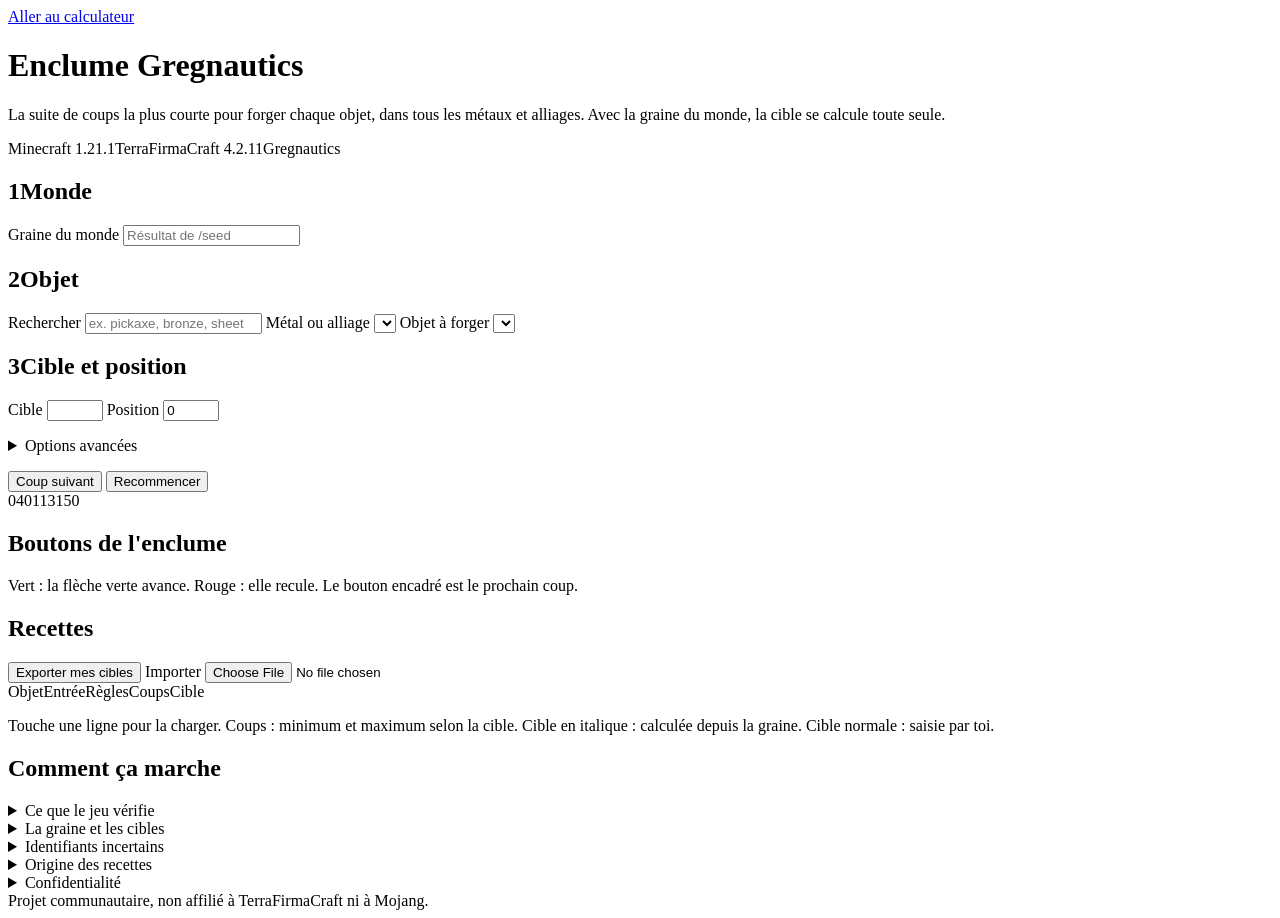
<file: src/template.html>
<!doctype html>
<html lang="fr">
<head>
<meta charset="utf-8">
<meta http-equiv="Content-Security-Policy" content="__CSP__">
<meta name="referrer" content="no-referrer">
<meta name="viewport" content="width=device-width, initial-scale=1, viewport-fit=cover">
<meta name="color-scheme" content="light dark">
<meta name="theme-color" content="#b25a28">
<meta name="description" content="Calculateur d'enclume TerraFirmaCraft pour le modpack Gregnautics : séquence de coups la plus courte et cible calculée depuis la graine du monde.">
<title>Enclume Gregnautics</title>
<link rel="icon" href="data:image/svg+xml,%3Csvg xmlns='http://www.w3.org/2000/svg' viewBox='0 0 32 32'%3E%3Cpath fill='%23b25a28' d='M4 9h20c0 4-3 6-7 6v4h4v4H9v-4h4v-4c-5 0-9-2-9-6z'/%3E%3Crect fill='%23b25a28' x='7' y='25' width='18' height='3' rx='1'/%3E%3C/svg%3E">
<style>__STYLE__</style>
</head>
<body>
<a class="skip" href="#app">Aller au calculateur</a>
<header class="top">
  <div class="top-in">
    <div>
      <h1>Enclume Gregnautics</h1>
      <p class="lede">La suite de coups la plus courte pour forger chaque objet, dans tous les métaux et alliages. Avec la graine du monde, la cible se calcule toute seule.</p>
    </div>
    <p class="badges"><span>Minecraft 1.21.1</span><span>TerraFirmaCraft 4.2.11</span><span>Gregnautics</span></p>
  </div>
</header>

<main id="app" class="wrap">
  <div class="layout">
    <aside class="side" aria-label="Réglages">
      <section class="card">
        <h2 class="card-t"><span class="num">1</span>Monde</h2>
        <label class="fld" for="seed">Graine du monde
          <input id="seed" type="text" maxlength="40" autocomplete="off" autocapitalize="off" spellcheck="false" inputmode="numeric" placeholder="Résultat de /seed">
        </label>
        <p class="hint" id="seedinfo"></p>
      </section>

      <section class="card">
        <h2 class="card-t"><span class="num">2</span>Objet</h2>
        <label class="fld" for="search">Rechercher
          <input id="search" type="search" maxlength="40" autocomplete="off" spellcheck="false" placeholder="ex. pickaxe, bronze, sheet…">
        </label>
        <ul id="results" class="results" hidden></ul>
        <label class="fld" for="metal">Métal ou alliage
          <select id="metal"></select>
        </label>
        <label class="fld" for="item">Objet à forger
          <select id="item"></select>
        </label>
        <div id="meta" class="chips" aria-live="polite"></div>
      </section>

      <section class="card">
        <h2 class="card-t"><span class="num">3</span>Cible et position</h2>
        <div class="row2">
          <label class="fld" for="target">Cible <span class="dot red" aria-hidden="true"></span>
            <input id="target" type="number" min="40" max="113" step="1" inputmode="numeric">
          </label>
          <label class="fld" for="cur">Position <span class="dot green" aria-hidden="true"></span>
            <input id="cur" type="number" min="0" max="150" step="1" value="0" inputmode="numeric">
          </label>
        </div>
        <div class="status" id="status" aria-live="polite">
          <p id="statustext"></p>
          <button class="btn ghost sm" id="forget" type="button" hidden>Revenir au calcul</button>
        </div>
        <details class="adv" id="adv">
          <summary>Options avancées</summary>
          <label class="fld" for="oid">Identifiant de l'objet produit
            <select id="oid"></select>
          </label>
          <input id="oidcustom" type="text" maxlength="100" autocomplete="off" autocapitalize="off" spellcheck="false" placeholder="ex. gtceu:copper_plate" aria-label="Identifiant personnalisé" hidden>
          <p class="hint">La cible dépend de cet identifiant. Change-le seulement si la cible calculée ne correspond pas au jeu.</p>
          <p class="sub">Lingot déjà frappé</p>
          <div class="row3">
            <label class="fld" for="h1">Dernier coup <select id="h1"></select></label>
            <label class="fld" for="h2">Avant-dernier <select id="h2"></select></label>
            <label class="fld" for="h3">Avant encore <select id="h3"></select></label>
          </div>
        </details>
      </section>
    </aside>

    <section class="result" aria-label="Séquence de coups">
      <div class="card res-card">
        <div class="res-head">
          <div>
            <p class="item-title" id="itemtitle"></p>
            <p class="count" id="count" aria-live="polite"></p>
          </div>
          <div class="actions">
            <button class="btn" id="next" type="button">Coup suivant</button>
            <button class="btn ghost" id="reset" type="button">Recommencer</button>
          </div>
        </div>
        <div class="barwrap">
          <div class="bar" id="bar" role="img" aria-label="Barre de l'enclume">
            <div class="zone zl"></div><div class="zone zr"></div>
            <div class="mk t" id="mt"><span id="mtl"></span></div>
            <div class="mk c" id="mc"><span id="mcl"></span></div>
          </div>
          <div class="scale" aria-hidden="true"><span>0</span><span>40</span><span>113</span><span>150</span></div>
        </div>
        <ol class="steps" id="steps"></ol>
        <p class="msg" id="msg" hidden></p>
      </div>

      <div class="card">
        <h2 class="card-t">Boutons de l'enclume</h2>
        <div class="grid" id="grid"></div>
        <p class="hint">Vert : la flèche verte avance. Rouge : elle recule. Le bouton encadré est le prochain coup.</p>
      </div>
    </section>
  </div>

  <section class="card list-card" aria-labelledby="tabtitle">
    <div class="list-head">
      <h2 class="card-t" id="tabtitle">Recettes</h2>
      <div class="actions">
        <button class="btn ghost sm" id="export" type="button">Exporter mes cibles</button>
        <label class="btn ghost sm filebtn" for="import">Importer
          <input id="import" type="file" accept="application/json,.json">
        </label>
      </div>
    </div>
    <div class="rows-head" aria-hidden="true"><span>Objet</span><span>Entrée</span><span>Règles</span><span>Coups</span><span>Cible</span></div>
    <ul class="rows" id="rows"></ul>
    <p class="hint">Touche une ligne pour la charger. Coups : minimum et maximum selon la cible. Cible en italique : calculée depuis la graine. Cible normale : saisie par toi.</p>
  </section>

  <section class="card notes">
    <h2 class="card-t">Comment ça marche</h2>
    <details><summary>Ce que le jeu vérifie</summary>
      <p>Après chaque coup, TerraFirmaCraft vérifie deux choses : la flèche verte est exactement sur la flèche rouge, et les trois derniers coups respectent toutes les règles de la recette. Dès que c'est le cas, l'objet sort.</p>
      <p>La barre va de 0 à 150. En sortir détruit le lingot ; le calculateur ne le fait jamais. Light, Medium et Hard Hit comptent tous comme « Hit » pour les règles.</p>
    </details>
    <details><summary>La graine et les cibles</summary>
      <p>La cible d'un objet dépend uniquement de la graine du monde et de l'identifiant de l'objet produit. Elle ne change ni avec l'enclume, ni avec le lingot, ni avec le joueur. La commande <code>/seed</code> donne la graine.</p>
      <p>Si tu saisis une cible vue en jeu, elle remplace le calcul pour cet objet. Si elle diffère du calcul, un avertissement s'affiche : la graine ou l'identifiant est probablement faux.</p>
    </details>
    <details><summary>Identifiants incertains</summary>
      <p>Dans Gregnautics, beaucoup de plaques, tiges, anneaux et vis sortent en objets GregTech. Quand l'identifiant exact ne se lit pas dans les scripts du pack, plusieurs candidats sont proposés dans les options avancées. Celui qui donne la cible vue en jeu est le bon.</p>
    </details>
    <details><summary>Origine des recettes</summary>
      <p><b>TFC</b> : recette de TerraFirmaCraft. <b>Addon</b> : mod ajouté au pack (Firmalife, TFC Items, Hammer Time…). <b>Pack</b> : recette réécrite ou ajoutée par les scripts KubeJS de Gregnautics.</p>
    </details>
    <details><summary>Confidentialité</summary>
      <p>La page fonctionne hors ligne et n'envoie rien sur Internet. La graine et tes cibles restent dans ton navigateur. Utilise « Exporter » puis « Importer » pour les passer d'un appareil à l'autre.</p>
    </details>
  </section>
</main>

<div class="nextbar" id="nextbar" hidden>
  <p id="nexttext"></p>
  <button class="btn" id="next2" type="button">Fait</button>
</div>
<footer class="foot">Projet communautaire, non affilié à TerraFirmaCraft ni à Mojang.</footer>

<script id="data" type="application/json">__DATA__</script>
<script>__SCRIPT__</script>
</body>
</html>
</file>
